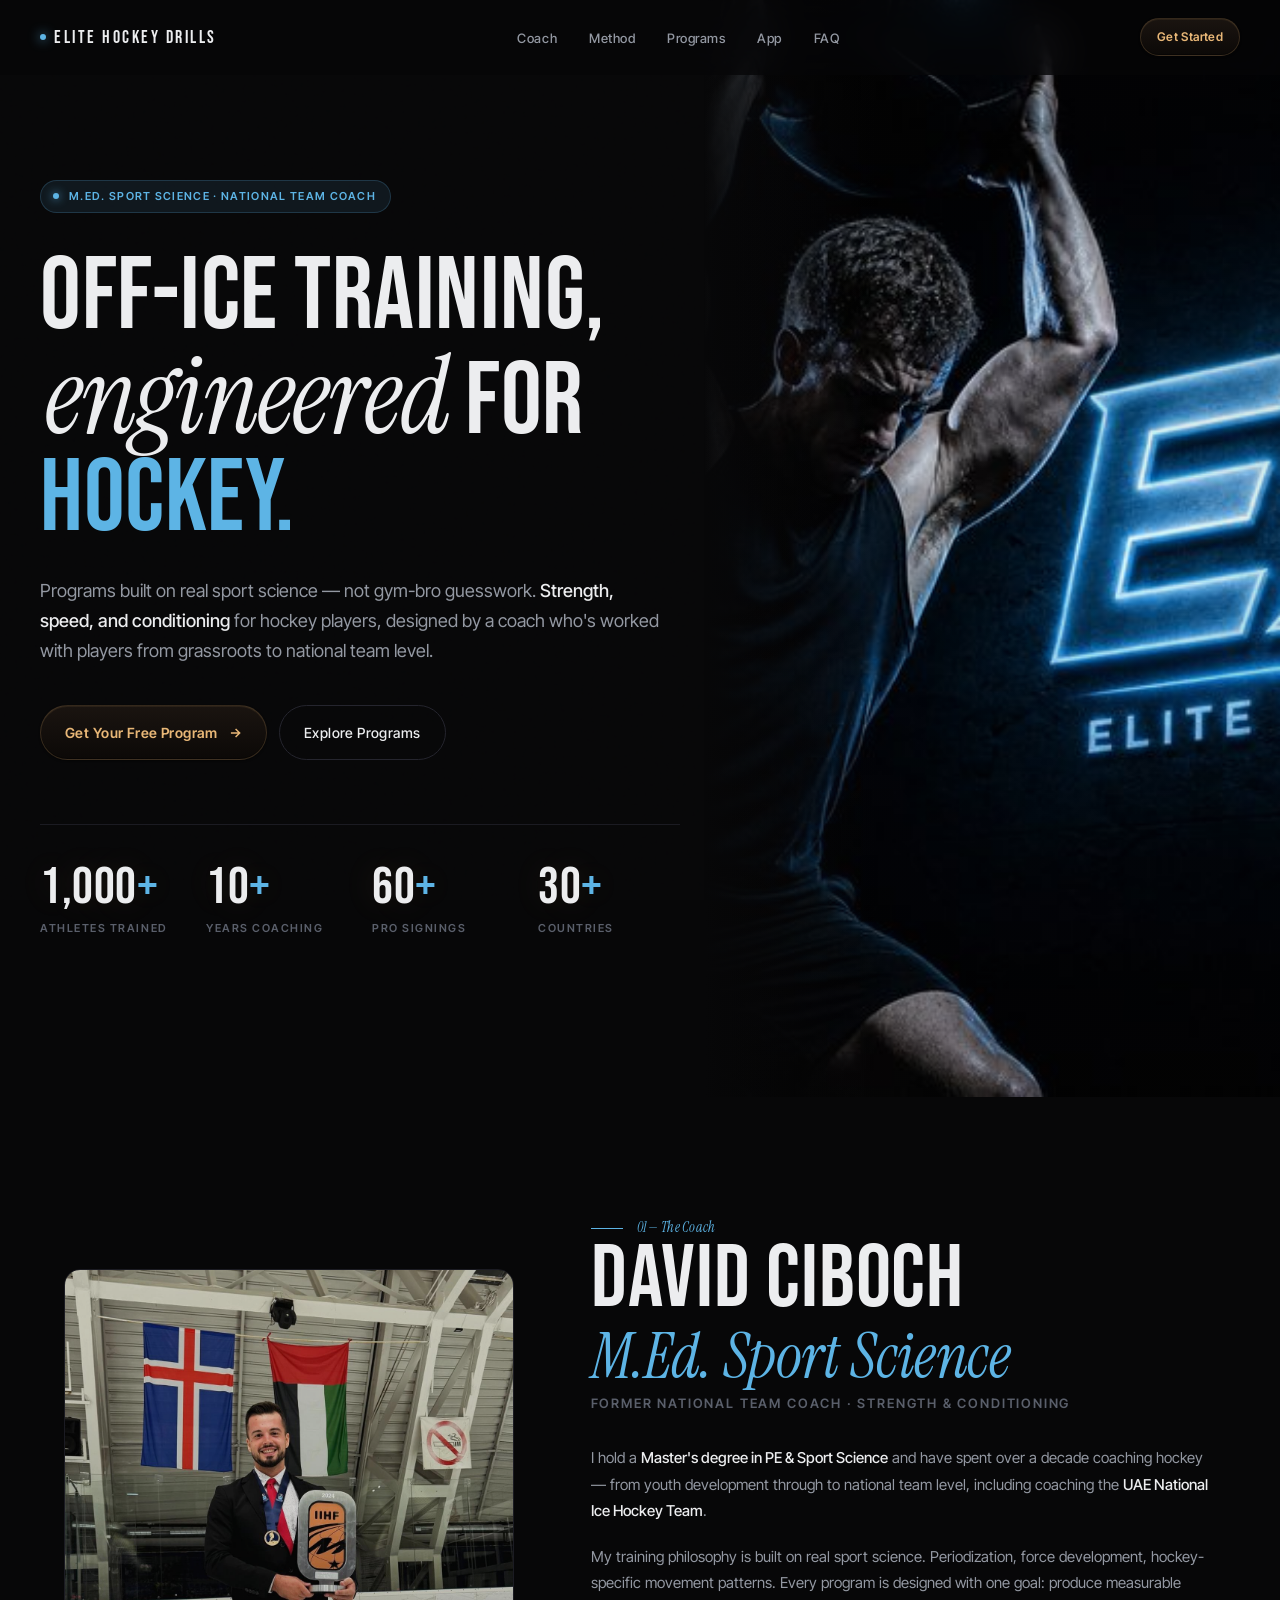
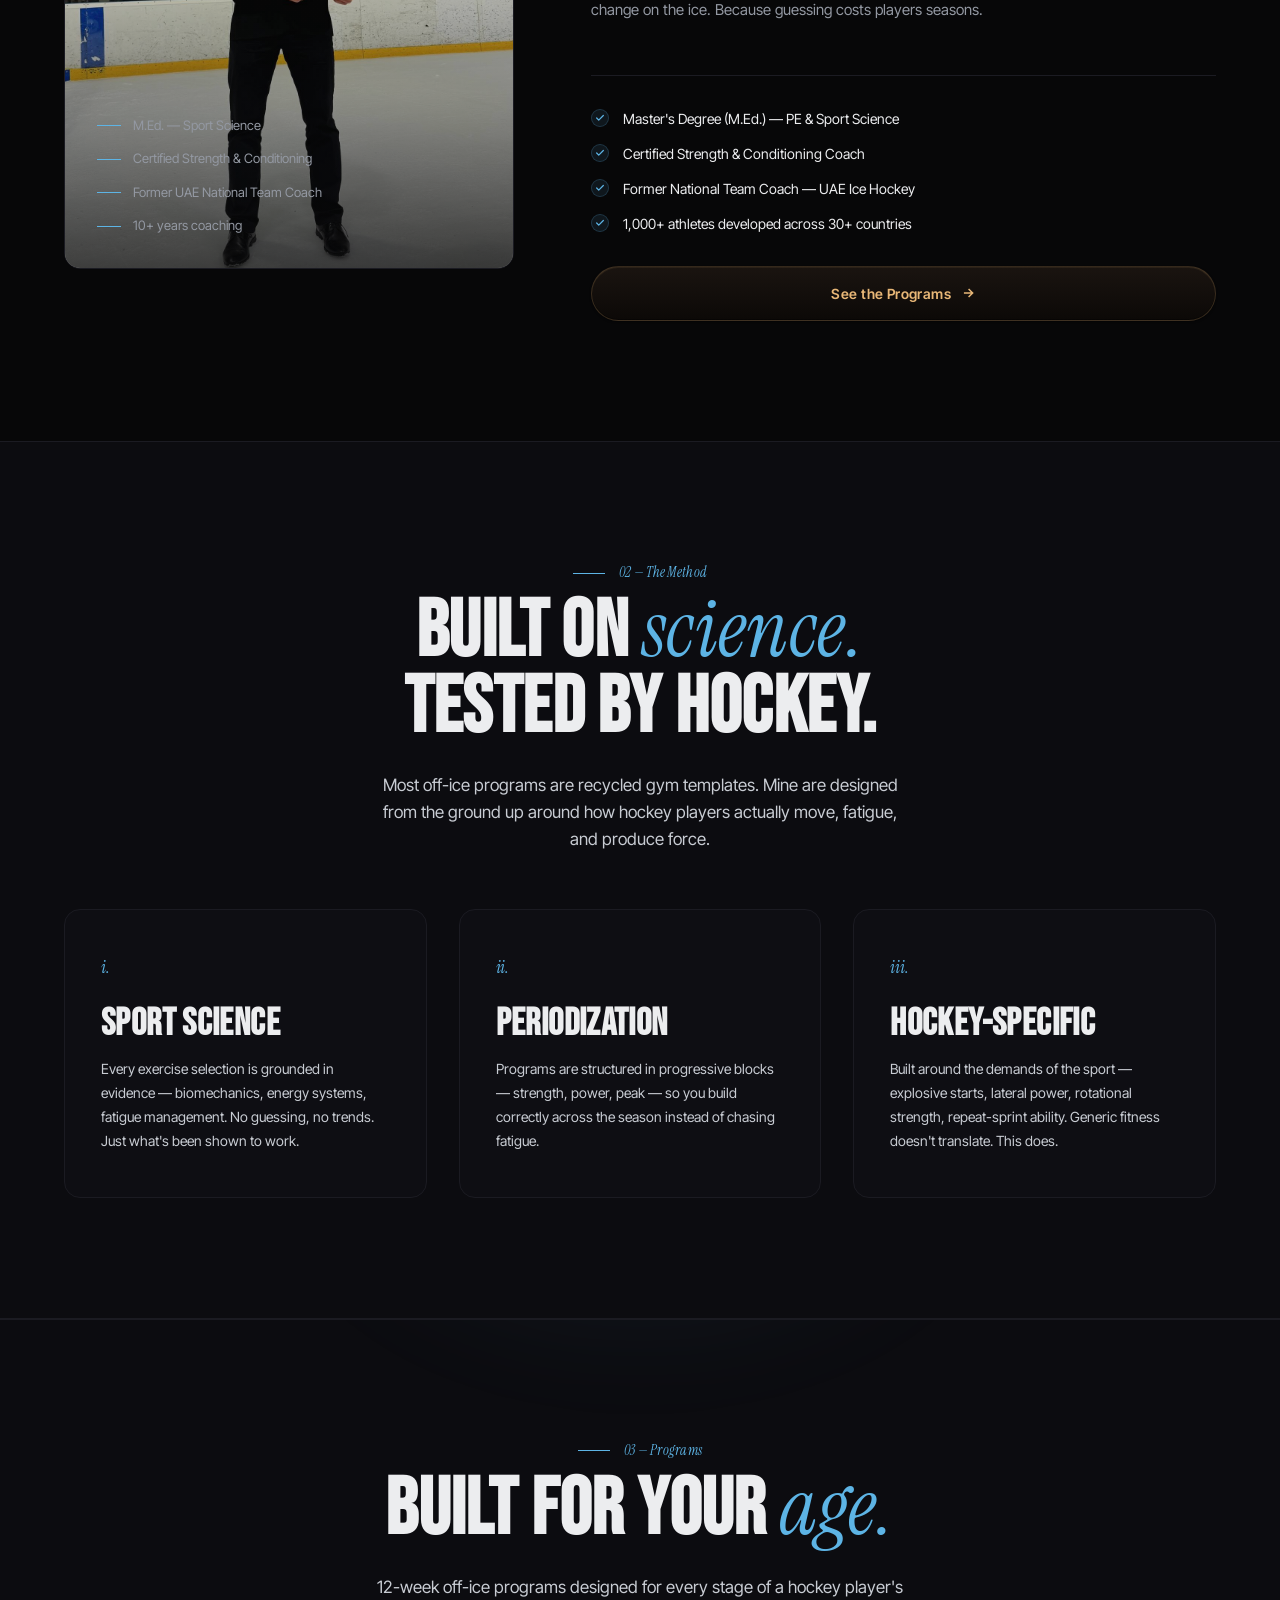
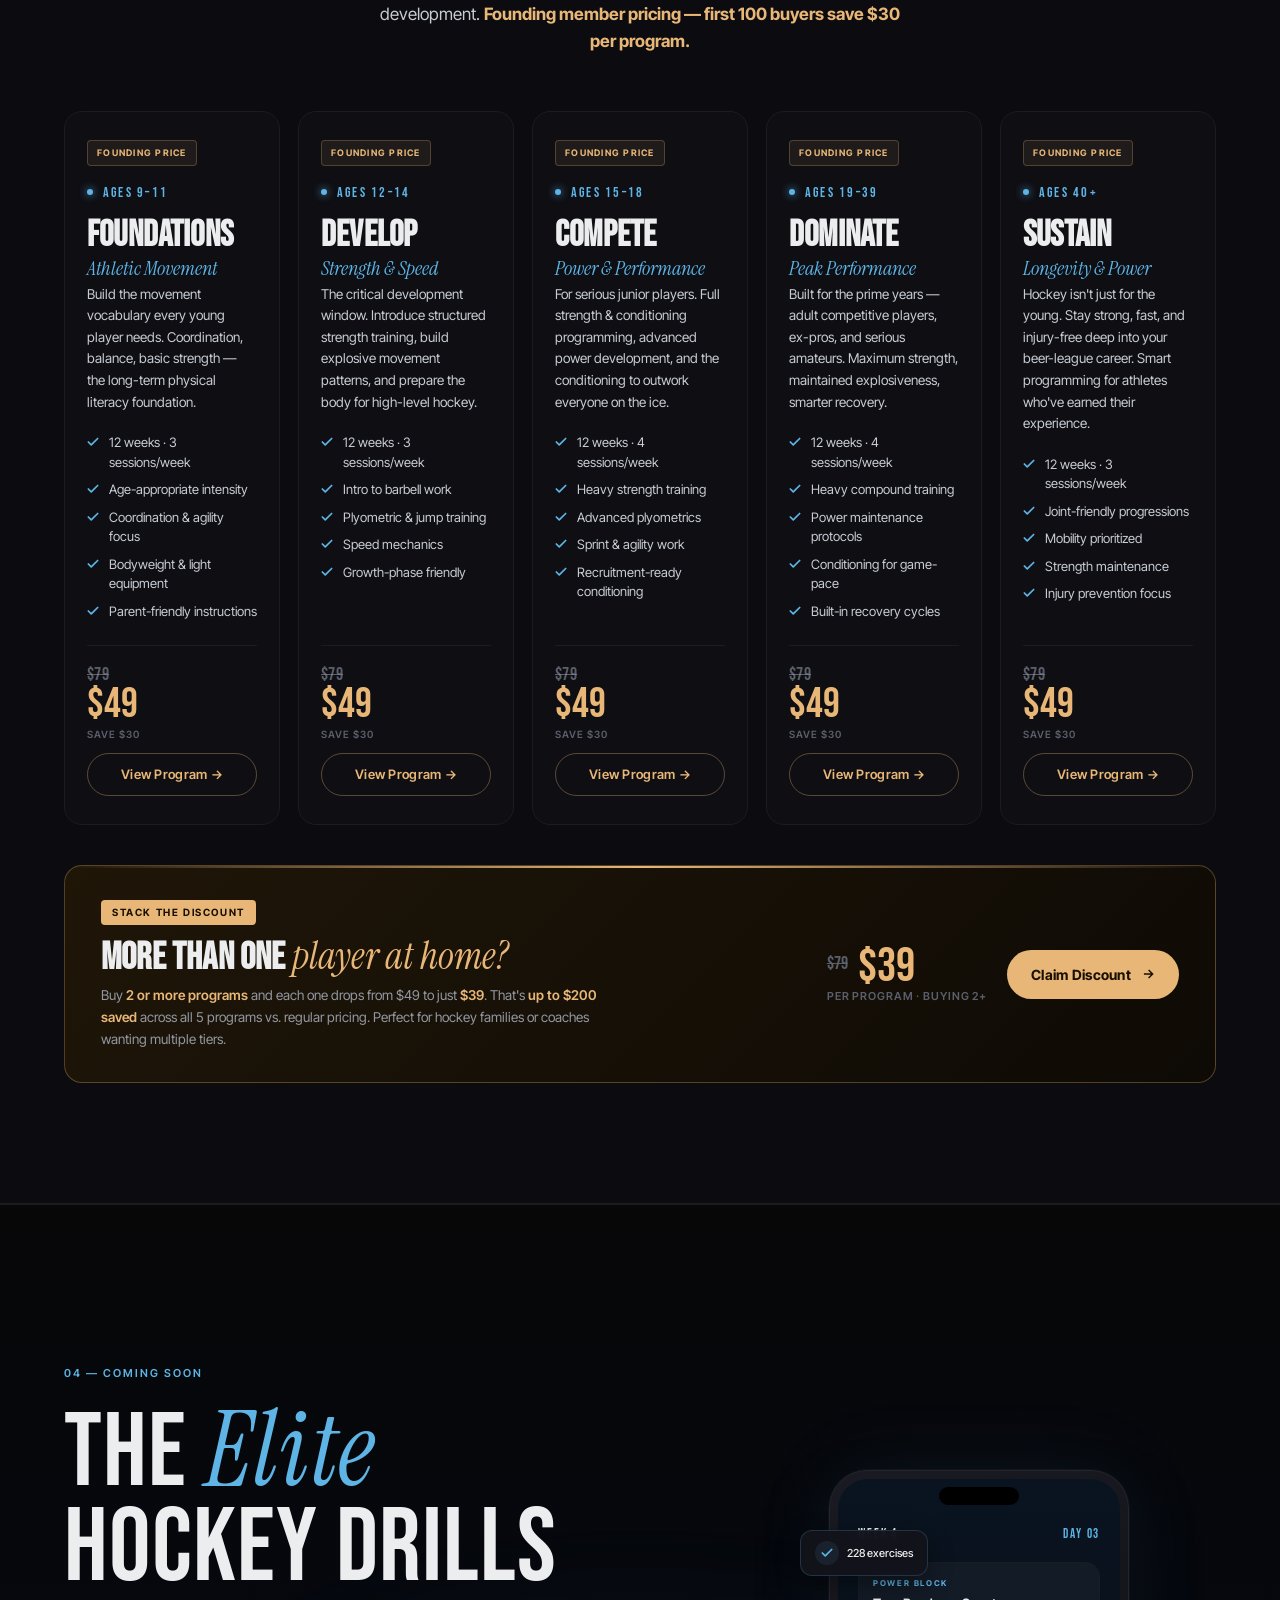
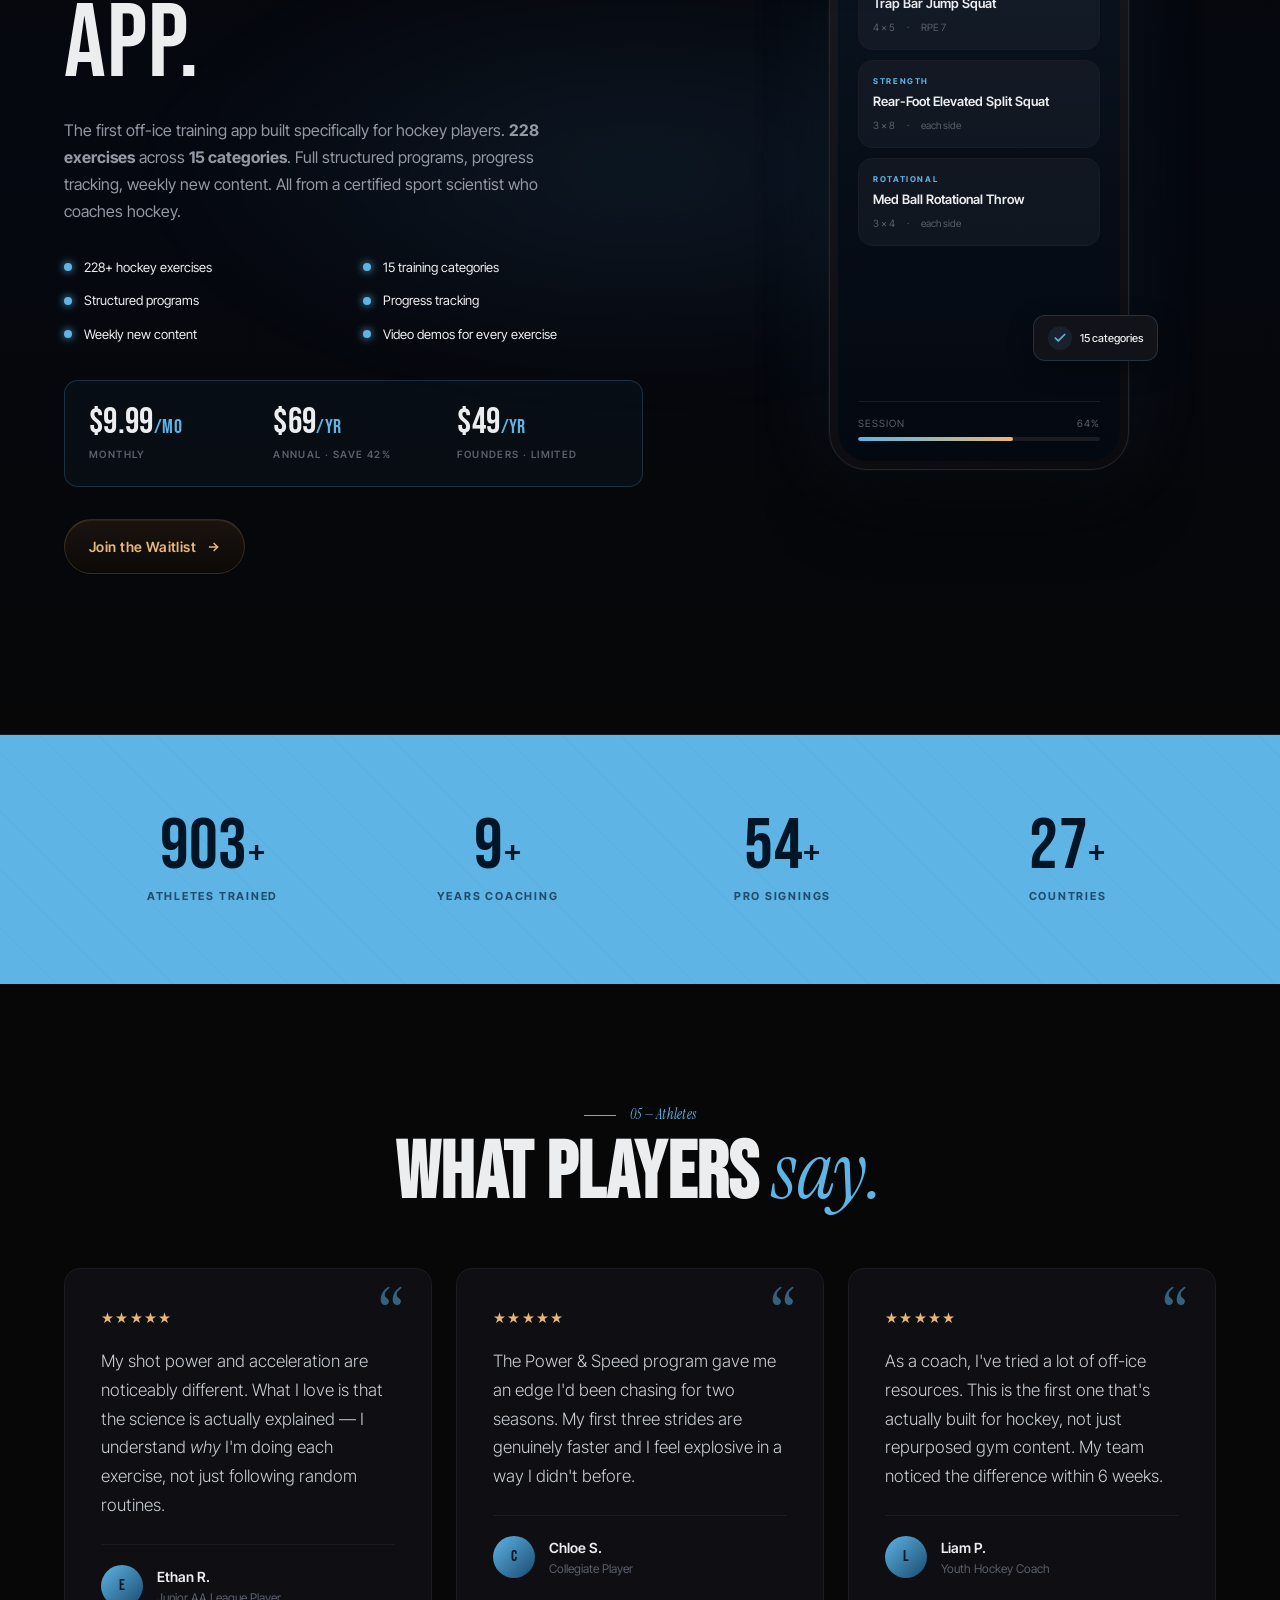
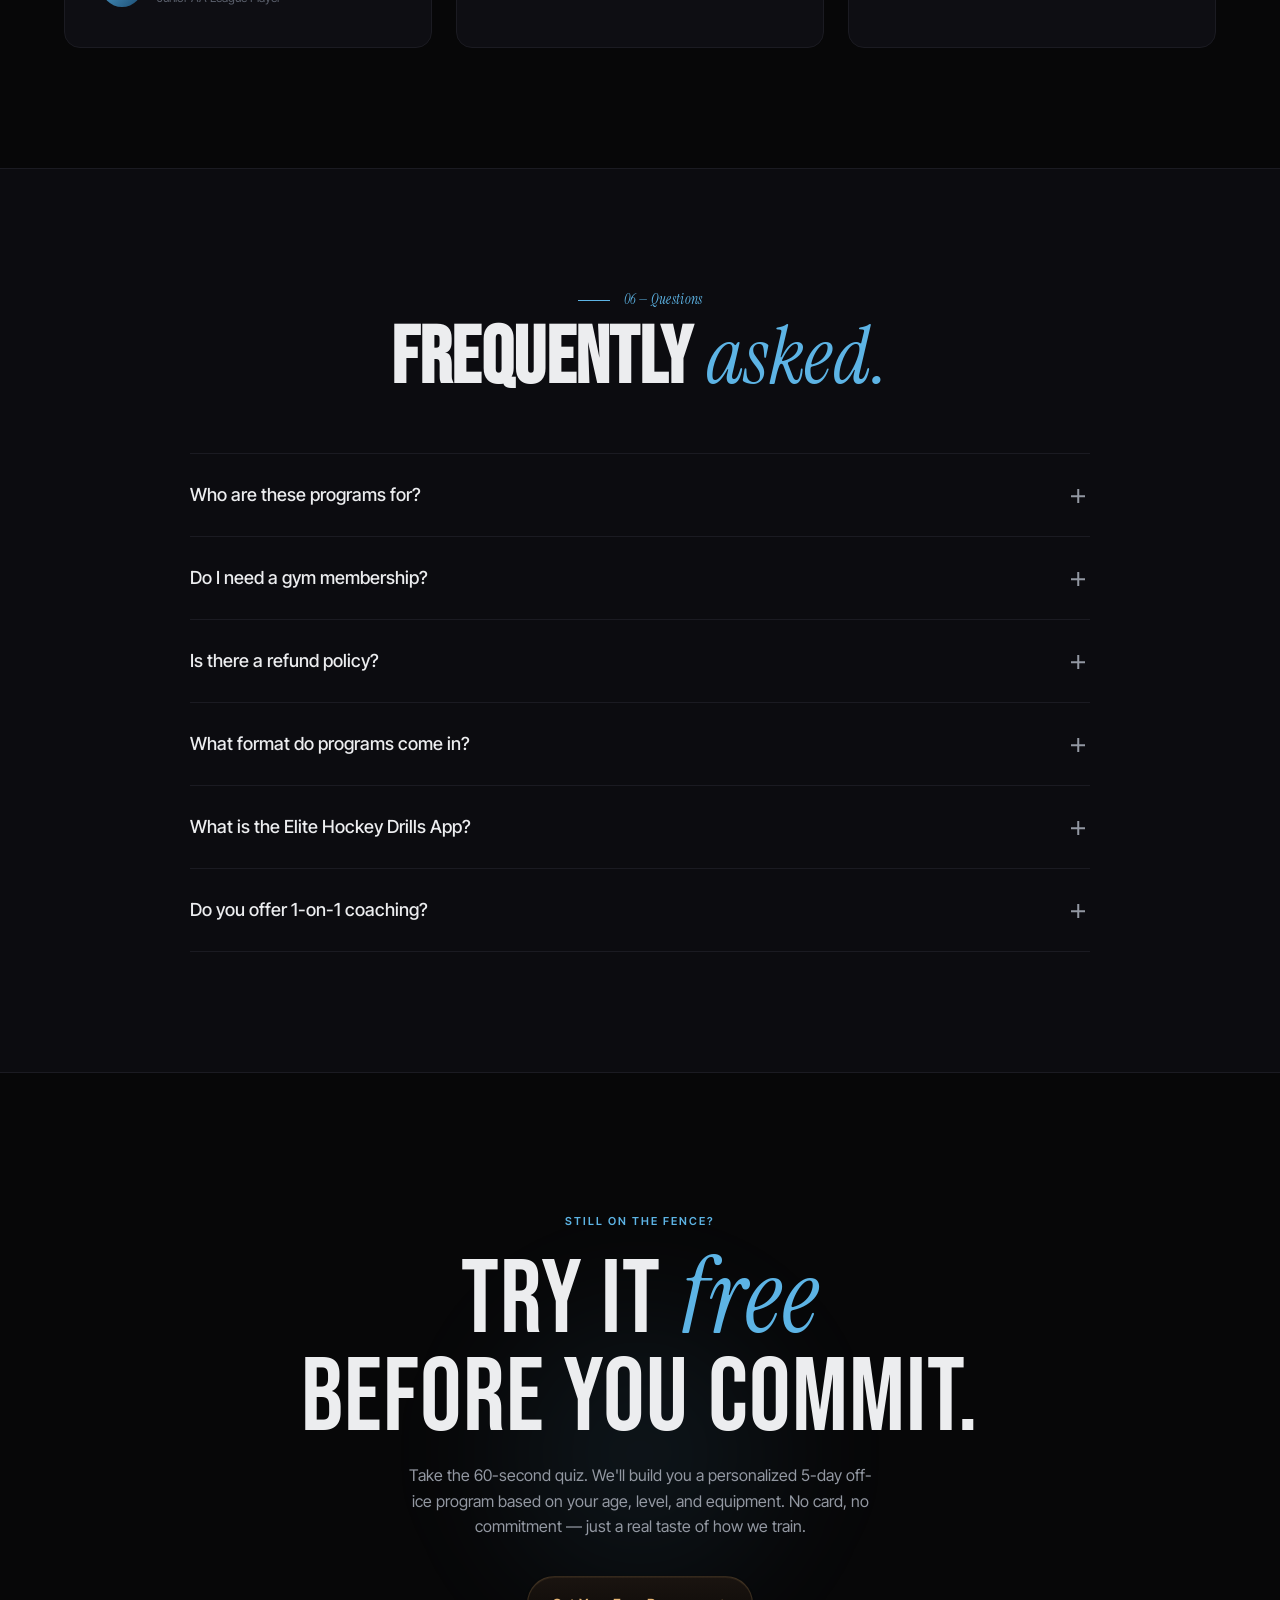
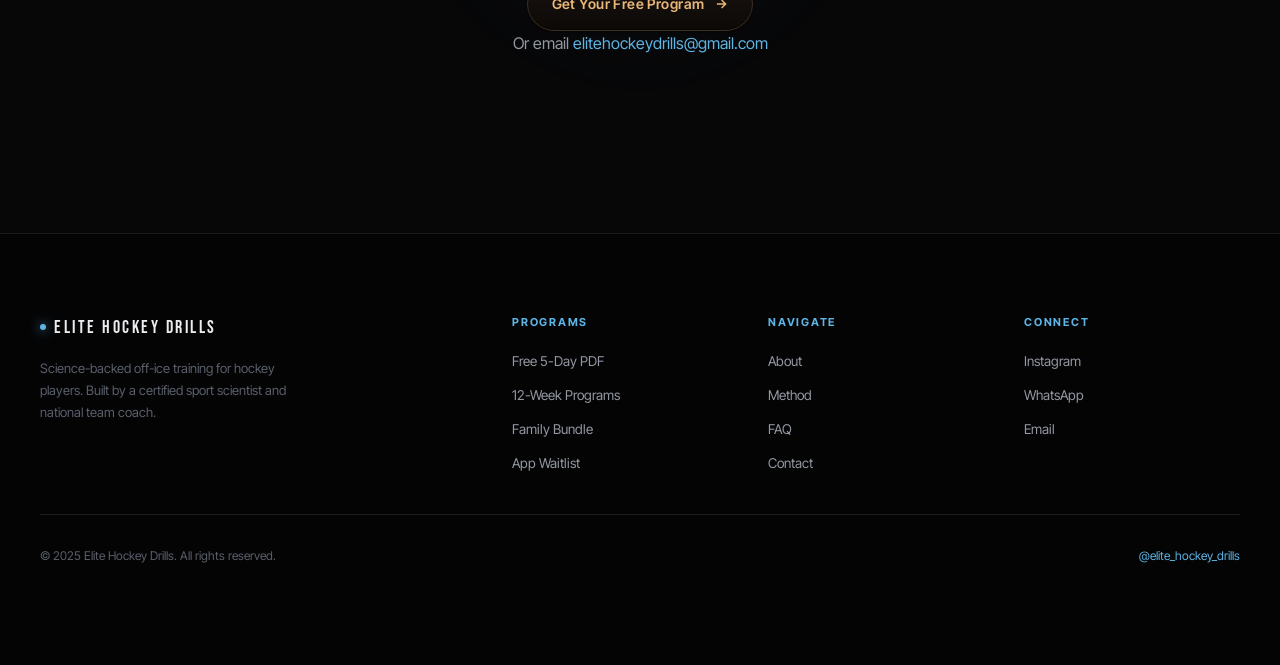
<file: index.html>
<!DOCTYPE html>
<html lang="en">
<head>
  <!-- Google tag (gtag.js) -->
  <script async src="https://www.googletagmanager.com/gtag/js?id=G-JH623WRMN8"></script>
  <script>
    window.dataLayer = window.dataLayer || [];
    function gtag(){dataLayer.push(arguments);}
    gtag('js', new Date());
    gtag('config', 'G-JH623WRMN8');
  </script>
<meta charset="UTF-8" />
<meta name="viewport" content="width=device-width, initial-scale=1.0, viewport-fit=cover" />
<meta name="theme-color" content="#070708" />
<title>Elite Hockey Drills — Off-Ice Training, Engineered for Hockey</title>
<meta name="description" content="Science-backed off-ice training programs for hockey players. Built by Coach David Ciboch, M.Ed. Sport Science · National Team Coach." />
<meta property="og:title" content="Elite Hockey Drills — Off-Ice Training, Engineered for Hockey" />
<meta property="og:description" content="Science-backed off-ice training. Built by a sport scientist who coaches at the national level." />
<meta property="og:url" content="https://elitehockeydrills.com" />

<link rel="preconnect" href="https://fonts.googleapis.com" />
<link rel="preconnect" href="https://fonts.gstatic.com" crossorigin />
<link href="https://fonts.googleapis.com/css2?family=Bebas+Neue&family=Instrument+Serif:ital@0;1&family=Inter+Tight:wght@300;400;500;600;700&display=swap" rel="stylesheet" />

<style>
:root{
  --bg:        #070708;
  --bg-2:      #0C0C10;
  --bg-3:      #131318;
  --line:      #1B1B22;
  --line-2:    #25252E;
  --ink:       #ECEDEF;
  --ink-2:     #9398A2;
  --ink-3:     #5A5F6B;
  --ice:       #5DB4E5;
  --ice-soft:  #5DB4E518;
  --ice-line:  #5DB4E535;
  --warm:      #E8B777;
  --card:      #0E0E13;
  --card-2:    #14141B;
  --green:     #4FB371;
}

*,*::before,*::after{box-sizing:border-box;margin:0;padding:0;}
html{scroll-behavior:smooth;-webkit-text-size-adjust:100%;}
body{
  font-family:'Inter Tight',-apple-system,BlinkMacSystemFont,system-ui,sans-serif;
  background:var(--bg);
  color:var(--ink);
  line-height:1.5;
  overflow-x:hidden;
  -webkit-font-smoothing:antialiased;
  -moz-osx-font-smoothing:grayscale;
}
img,svg{max-width:100%;display:block;}
a{color:inherit;text-decoration:none;}
button{font-family:inherit;cursor:pointer;border:none;background:none;color:inherit;}
input,select,textarea{font-family:inherit;}

body::after{
  content:'';
  position:fixed;inset:0;
  background-image:url("data:image/svg+xml,%3Csvg viewBox='0 0 200 200' xmlns='http://www.w3.org/2000/svg'%3E%3Cfilter id='n'%3E%3CfeTurbulence type='fractalNoise' baseFrequency='0.85' numOctaves='3' stitchTiles='stitch'/%3E%3C/filter%3E%3Crect width='100%25' height='100%25' filter='url(%23n)' opacity='0.45'/%3E%3C/svg%3E");
  pointer-events:none;z-index:1;mix-blend-mode:overlay;opacity:.35;
}

.display{font-family:'Bebas Neue',sans-serif;letter-spacing:.01em;line-height:.92;font-weight:400;}
.serif{font-family:'Instrument Serif',serif;font-style:italic;font-weight:400;letter-spacing:-.01em;}
.eyebrow{font-size:11px;font-weight:600;letter-spacing:.18em;text-transform:uppercase;color:var(--ink-3);}
.eyebrow.ice{color:var(--ice);}

.wrap{max-width:1240px;margin:0 auto;padding:0 24px;}
section{position:relative;z-index:2;}

/* NAV */
.nav{
  position:fixed;top:0;left:0;right:0;z-index:90;
  padding:16px 24px;
  display:flex;align-items:center;justify-content:space-between;
  background:rgba(7,7,8,.7);
  backdrop-filter:blur(18px) saturate(150%);
  -webkit-backdrop-filter:blur(18px) saturate(150%);
  border-bottom:1px solid transparent;
  transition:border-color .3s, background .3s;
}
.nav.scrolled{border-bottom-color:var(--line);}
.nav-logo{
  font-family:'Bebas Neue',sans-serif;
  font-size:18px;letter-spacing:.14em;
  display:flex;align-items:center;gap:8px;
}
.nav-logo .dot{
  width:6px;height:6px;background:var(--ice);border-radius:50%;
  box-shadow:0 0 12px var(--ice);
  animation:dotPulse 2.4s ease-in-out infinite;
}
@keyframes dotPulse{0%,100%{opacity:1;}50%{opacity:.45;}}
.nav-links{display:none;gap:32px;list-style:none;}
.nav-links a{font-size:13px;font-weight:500;color:var(--ink-2);letter-spacing:.04em;transition:color .2s;}
.nav-links a:hover{color:var(--ink);}
.nav-cta{
  font-size:12px;font-weight:600;
  padding:9px 16px;border-radius:100px;
  letter-spacing:.04em;
}
@media(min-width:900px){.nav-links{display:flex;}.nav{padding:18px 40px;}}

/* HERO */
.hero{
  min-height:100vh;min-height:100dvh;
  padding:120px 24px 80px;
  display:flex;flex-direction:column;justify-content:center;
  position:relative;overflow:hidden;
}
.hero-bg{
  position:absolute;inset:0;
  background:url('ehd_hero_medball.jpg') center 30% / cover no-repeat;
  opacity:.5;
  z-index:0;
}
.hero-bg::after{
  content:'';position:absolute;inset:0;
  background:
    radial-gradient(ellipse at center,rgba(7,7,8,.2) 0%,rgba(7,7,8,.75) 70%,rgba(7,7,8,.95) 100%),
    linear-gradient(180deg,rgba(7,7,8,.65) 0%,transparent 30%,rgba(7,7,8,.9) 100%);
}
.hero-glow{
  position:absolute;top:-20%;right:-30%;
  width:90vw;height:90vw;max-width:900px;max-height:900px;
  background:radial-gradient(closest-side,var(--ice-soft) 0%,transparent 70%);
  pointer-events:none;filter:blur(20px);z-index:0;
}
.hero-content{position:relative;z-index:2;max-width:900px;}
.hero-photo-desktop{display:none;}

@media(min-width:900px){
  .hero{
    padding:120px 40px 100px;
    align-items:center;text-align:left;
  }
  .hero-bg{display:none;}
  .hero-content{max-width:none;width:100%;text-align:left;}
  .hero-photo-desktop{
    display:block;
    position:absolute;
    top:0;right:0;bottom:0;
    width:45%;
    z-index:1;
    overflow:hidden;
  }
  .hero-photo-desktop img{
    width:100%;height:100%;
    object-fit:cover;
    object-position:center center;
  }
  .hero-photo-desktop::after{
    content:'';position:absolute;inset:0;
    background:linear-gradient(90deg,var(--bg) 0%,transparent 30%,transparent 100%);
    pointer-events:none;
  }
  .hero-photo-desktop::before{
    content:'';position:absolute;inset:0;
    background:radial-gradient(circle at 70% 50%,transparent 0%,rgba(7,7,8,.3) 100%);
    pointer-events:none;z-index:1;
  }
  .hero-grid-inner{
    max-width:1240px;margin:0 auto;
    display:grid;
    grid-template-columns:55% 1fr;
    gap:60px;
    align-items:center;
  }
  .hero-text{padding-right:20px;}
  .hero-sub{margin-left:0;margin-right:0;}
  .hero-ctas{justify-content:flex-start;}
  .hero-stats{margin-left:0;margin-right:0;max-width:600px;}
}
.hero-status{
  display:inline-flex;align-items:center;gap:10px;
  padding:7px 14px 7px 12px;
  border:1px solid var(--ice-line);background:var(--ice-soft);
  border-radius:100px;
  font-size:11px;font-weight:600;letter-spacing:.12em;text-transform:uppercase;
  color:var(--ice);margin-bottom:36px;
}
.hero-status::before{
  content:'';width:6px;height:6px;background:var(--ice);border-radius:50%;
  box-shadow:0 0 10px var(--ice);animation:dotPulse 2s infinite;
}
.hero-h1{
  font-size:clamp(68px,15vw,104px);
  margin-bottom:28px;
  letter-spacing:.005em;
  line-height:.9;
}
.hero-h1 .line{display:block;}
.hero-h1 .ice{color:var(--ice);}
.hero-h1 .accent{
  font-family:'Instrument Serif',serif;font-style:italic;font-weight:400;
  font-size:1.05em;letter-spacing:-.02em;color:var(--ink);
  margin-left:.05em;
}
@media(min-width:780px){
  .hero-h1{font-size:clamp(64px,8vw,104px);line-height:.95;}
}
.hero-sub{
  max-width:520px;
  font-size:clamp(15px,3.6vw,18px);
  color:var(--ink-2);line-height:1.65;
  margin-bottom:40px;font-weight:400;
}
.hero-sub strong{color:var(--ink);font-weight:500;}
@media(min-width:900px){.hero-sub{max-width:620px;font-size:18px;}}
.hero-ctas{display:flex;flex-direction:column;gap:12px;margin-bottom:64px;}
@media(min-width:520px){.hero-ctas{flex-direction:row;align-items:center;}}

.btn{
  display:inline-flex;align-items:center;justify-content:center;gap:10px;
  padding:16px 24px;
  font-size:14px;font-weight:600;letter-spacing:.02em;
  border-radius:100px;
  transition:all .25s cubic-bezier(.4,0,.2,1);
  white-space:nowrap;min-height:50px;
}
/* Base btn-primary - will be overridden by the LUXURY block at the bottom */
.btn-primary{background:#0A0A0E;color:#E8B777;}
.btn-ghost{border:1px solid var(--line-2);color:var(--ink);background:transparent;transition:all .35s cubic-bezier(.2,.7,.2,1);}
.btn-ghost:hover{border-color:var(--warm);color:var(--warm);transform:translateY(-2px);}
.btn-arrow{transition:transform .25s;}
.btn:hover .btn-arrow{transform:translateX(3px);}

.hero-stats{
  display:grid;grid-template-columns:repeat(2,1fr);
  gap:32px 24px;padding-top:40px;
  border-top:1px solid var(--line);max-width:600px;
}
.hero-stat-num{
  font-family:'Bebas Neue',sans-serif;
  font-size:clamp(36px,8vw,52px);
  line-height:.9;color:var(--ink);letter-spacing:.01em;
}
.hero-stat-num .plus{color:var(--ice);}
.hero-stat-label{
  font-size:11px;font-weight:600;letter-spacing:.14em;
  text-transform:uppercase;color:var(--ink-3);margin-top:8px;
}
@media(min-width:720px){
  .hero-stats{grid-template-columns:repeat(4,1fr);max-width:none;}
  .hero{padding:140px 40px 140px;}
}
@media(min-width:1024px){.hero{padding:180px 40px 160px;}}
@media(min-width:1400px){.hero{padding:200px 80px 180px;}.wrap{padding:0 48px;}}

/* SECTION HEADER */
.sec-head{display:flex;flex-direction:column;gap:8px;margin-bottom:48px;}
@media(min-width:900px){
  .sec-head{align-items:center;text-align:center;}
  .sec-sub{margin-left:auto;margin-right:auto;}
}
.sec-num{font-family:'Instrument Serif',serif;font-style:italic;font-size:14px;color:var(--ice);letter-spacing:.02em;}
.sec-num::before{content:'';display:inline-block;width:32px;height:1px;background:var(--ice);vertical-align:middle;margin-right:14px;}
.sec-title{font-family:'Bebas Neue',sans-serif;font-size:clamp(40px,9vw,80px);line-height:.95;letter-spacing:.005em;}
.sec-title em{font-family:'Instrument Serif',serif;font-style:italic;font-weight:400;color:var(--ice);}
.sec-sub{color:var(--ink-2);font-size:clamp(15px,3vw,17px);line-height:1.6;max-width:540px;margin-top:18px;}

/* ABOUT */
.about{padding:88px 24px;background:var(--bg);}
.about-grid{display:grid;gap:48px;}
.about-visual{
  position:relative;aspect-ratio:4/5;
  background:#070708;
  border:1px solid var(--line);border-radius:16px;overflow:hidden;
}
.about-visual img{
  width:100%;height:100%;
  object-fit:cover;
  opacity:.85;
  transition:opacity .4s;
}
.about-visual:hover img{opacity:1;}
.about-visual::after{
  content:'';position:absolute;inset:0;
  background:linear-gradient(180deg,transparent 50%,rgba(7,7,8,.7) 100%);
  pointer-events:none;
}
.about-visual-content{
  position:absolute;bottom:0;left:0;right:0;
  z-index:2;padding:32px;
}
.about-credentials-stack{display:flex;flex-direction:column;gap:14px;position:relative;z-index:3;}
.about-cred-mini{display:flex;align-items:center;gap:12px;font-size:13px;color:var(--ink-2);}
.about-cred-mini::before{content:'';width:24px;height:1px;background:var(--ice);}

.about-content{display:flex;flex-direction:column;justify-content:center;}
.about-name{font-family:'Bebas Neue',sans-serif;font-size:clamp(48px,11vw,88px);line-height:.95;margin-bottom:8px;}
.about-name em{font-family:'Instrument Serif',serif;font-style:italic;font-weight:400;color:var(--ice);font-size:.7em;display:block;margin-top:6px;}
.about-role{font-size:13px;font-weight:600;color:var(--ink-3);letter-spacing:.14em;text-transform:uppercase;margin-bottom:32px;}
.about-bio{color:var(--ink-2);font-size:15px;line-height:1.75;margin-bottom:20px;}
.about-bio strong{color:var(--ink);font-weight:500;}
.about-creds{
  list-style:none;display:flex;flex-direction:column;gap:14px;
  margin:32px 0;padding-top:32px;border-top:1px solid var(--line);
}
.about-creds li{display:flex;align-items:flex-start;gap:14px;font-size:14px;color:var(--ink);}
.about-creds li::before{
  content:'';width:18px;height:18px;flex-shrink:0;
  background:var(--ice-soft);border:1px solid var(--ice-line);
  border-radius:50%;margin-top:1px;
  background-image:url("data:image/svg+xml,%3Csvg xmlns='http://www.w3.org/2000/svg' width='10' height='10' viewBox='0 0 24 24' fill='none' stroke='%235DB4E5' stroke-width='3' stroke-linecap='round' stroke-linejoin='round'%3E%3Cpolyline points='20 6 9 17 4 12'/%3E%3C/svg%3E");
  background-position:center;background-repeat:no-repeat;
}
@media(min-width:900px){
  .about{padding:120px 40px;}
  .about-grid{grid-template-columns:5fr 7fr;gap:80px;align-items:center;}
  .about-visual{aspect-ratio:3/4;min-height:600px;}
}

/* METHOD */
.method{padding:88px 24px;background:var(--bg-2);border-top:1px solid var(--line);border-bottom:1px solid var(--line);}
.method-grid{display:grid;gap:24px;margin-top:56px;}
.method-card{
  padding:36px 28px;background:var(--card);
  border:1px solid var(--line);border-radius:16px;
  position:relative;transition:border-color .3s, transform .3s;
}
.method-card:hover{border-color:var(--ice-line);transform:translateY(-4px);}
.method-card-num{font-family:'Instrument Serif',serif;font-style:italic;color:var(--ice);font-size:18px;margin-bottom:24px;}
.method-card h3{font-family:'Bebas Neue',sans-serif;font-size:32px;line-height:1;margin-bottom:14px;letter-spacing:.01em;}
.method-card p{color:var(--ink-2);font-size:14px;line-height:1.7;}
@media(min-width:720px){.method{padding:120px 40px;}.method-grid{grid-template-columns:repeat(3,1fr);gap:32px;}}
@media(min-width:1200px){.method-card{padding:44px 36px;}.method-card h3{font-size:38px;}}

/* PROGRAMS */
.programs{padding:88px 24px;background:var(--bg);}
.programs-stack{display:flex;flex-direction:column;gap:20px;margin-top:56px;}
.prog-card{
  background:var(--card);border:1px solid var(--line);
  border-radius:20px;padding:36px 28px;position:relative;
  transition:transform .3s, border-color .3s, box-shadow .3s;
  overflow:hidden;display:flex;flex-direction:column;
}
.prog-card::before{
  content:'';position:absolute;top:0;left:0;right:0;height:1px;
  background:var(--line-2);transition:background .3s;
}
.prog-card:hover{transform:translateY(-3px);border-color:var(--line-2);}
.prog-card:hover::before{background:var(--ice);}
.prog-card.featured{
  background:linear-gradient(160deg,#0E1A24 0%,#0A0E13 100%);
  border-color:var(--ice-line);
}
.prog-card.featured::before{background:var(--ice);}
.prog-card.free{
  background:linear-gradient(160deg,#1A1208 0%,#0E0A05 100%);
  border-color:rgba(232,183,119,.25);
}
.prog-card.free::before{background:var(--warm);}

.prog-tag{
  display:inline-flex;align-items:center;gap:6px;
  font-size:10px;font-weight:700;letter-spacing:.16em;text-transform:uppercase;
  padding:6px 11px;border-radius:4px;margin-bottom:24px;width:fit-content;
}
.prog-tag.warm{background:var(--warm);color:#1A0F00;}
.prog-tag.ice{background:var(--ice);color:#001626;}
.prog-tag.neutral{background:var(--line-2);color:var(--ink);}

.prog-name{font-family:'Bebas Neue',sans-serif;font-size:clamp(28px,6vw,36px);line-height:1;letter-spacing:.005em;margin-bottom:10px;}
.prog-tagline{color:var(--ink-2);font-size:14px;line-height:1.6;margin-bottom:28px;}
.prog-features{list-style:none;display:flex;flex-direction:column;gap:10px;margin-bottom:32px;flex-grow:1;}
.prog-features li{display:flex;align-items:flex-start;gap:11px;font-size:13.5px;line-height:1.55;color:var(--ink);}
.prog-features li::before{
  content:'';width:14px;height:14px;flex-shrink:0;margin-top:3px;
  background-image:url("data:image/svg+xml,%3Csvg xmlns='http://www.w3.org/2000/svg' width='14' height='14' viewBox='0 0 24 24' fill='none' stroke='%235DB4E5' stroke-width='3' stroke-linecap='round' stroke-linejoin='round'%3E%3Cpolyline points='20 6 9 17 4 12'/%3E%3C/svg%3E");
  background-position:center;background-repeat:no-repeat;
}
.prog-card.free .prog-features li::before{
  background-image:url("data:image/svg+xml,%3Csvg xmlns='http://www.w3.org/2000/svg' width='14' height='14' viewBox='0 0 24 24' fill='none' stroke='%23E8B777' stroke-width='3' stroke-linecap='round' stroke-linejoin='round'%3E%3Cpolyline points='20 6 9 17 4 12'/%3E%3C/svg%3E");
}

.prog-price-row{display:flex;align-items:baseline;gap:10px;margin-bottom:6px;}
.prog-price{font-family:'Bebas Neue',sans-serif;font-size:48px;line-height:.9;letter-spacing:.005em;}
.prog-price.free-color{color:var(--warm);}
.prog-price.featured-color{color:var(--ice);}
.prog-price-meta{color:var(--ink-3);font-size:13px;}
.prog-price-note{font-size:12px;color:var(--ink-3);margin-bottom:24px;}
.prog-card .btn{width:100%;}

.prog-img{
  width:calc(100% + 56px);
  margin:-36px -28px 24px;
  height:160px;
  overflow:hidden;
  border-radius:20px 20px 0 0;
  position:relative;
}
.prog-img::after{
  content:'';position:absolute;inset:0;
  background:linear-gradient(180deg,transparent 40%,rgba(14,14,19,.9) 100%);
  pointer-events:none;
}
.prog-img img{
  width:100%;height:100%;
  object-fit:cover;
  object-position:center 30%;
  transition:transform .4s;
}
.prog-card:hover .prog-img img{transform:scale(1.04);}
@media(min-width:780px){
  .prog-img{height:180px;}
}
@media(min-width:1200px){
  .prog-img{
    width:calc(100% + 72px);
    margin:-44px -36px 28px;
    height:180px;
  }
}

@media(min-width:780px){
  .programs{padding:120px 40px;}
  .programs-stack{flex-direction:row;gap:24px;}
  .prog-card{flex:1 1 0;min-width:0;}
}
@media(min-width:1200px){
  .programs-stack{gap:32px;}
  .prog-card{padding:44px 36px;}
}

/* AGE-SPECIFIC PROGRAMS */
.tiers{
  padding:88px 24px;
  background:var(--bg-2);
  border-top:1px solid var(--line);
  border-bottom:1px solid var(--line);
  position:relative;
  overflow:hidden;
}
.tiers::before{
  content:'';
  position:absolute;
  top:-30%;left:50%;transform:translateX(-50%);
  width:80vw;height:600px;
  background:radial-gradient(closest-side,var(--ice-soft) 0%,transparent 70%);
  filter:blur(40px);
  pointer-events:none;
}
.tiers-inner{position:relative;z-index:2;}
.tier-grid{
  display:grid;
  grid-template-columns:1fr;
  gap:16px;
  margin-top:56px;
}
.tier-card{
  background:var(--card);
  border:1px solid var(--line);
  border-radius:18px;
  padding:28px 24px;
  display:flex;
  flex-direction:column;
  position:relative;
  transition:transform .3s, border-color .3s, box-shadow .3s;
  overflow:hidden;
}
.tier-card:hover{
  transform:translateY(-4px);
  border-color:var(--ice-line);
  box-shadow:0 20px 40px -16px rgba(0,0,0,.5),0 0 60px var(--ice-soft);
}

/* Founding badge - top right corner */
.tier-badge{
  position:absolute;
  top:18px;right:18px;
  background:rgba(232,183,119,.08);
  color:#E8B777;
  font-size:9px;
  font-weight:700;
  letter-spacing:.14em;
  text-transform:uppercase;
  padding:5px 9px;
  border-radius:4px;
  border:1px solid rgba(232,183,119,.25);
  z-index:3;
}
.tier-card::before{
  content:'';position:absolute;
  top:0;left:0;right:0;height:2px;
  background:var(--line-2);
  transition:background .3s;
}
.tier-card:hover::before{background:var(--ice);}

.tier-age{
  font-family:'Bebas Neue',sans-serif;
  font-size:14px;
  letter-spacing:.16em;
  color:var(--ice);
  margin-bottom:16px;
  display:flex;align-items:center;gap:10px;
}
.tier-age::before{
  content:'';width:6px;height:6px;
  background:var(--ice);border-radius:50%;
  box-shadow:0 0 8px var(--ice);
}
.tier-headline{
  font-family:'Bebas Neue',sans-serif;
  font-size:clamp(36px,8vw,52px);
  line-height:.95;
  letter-spacing:.005em;
  margin-bottom:6px;
  color:var(--ink);
}
.tier-headline em{
  font-family:'Instrument Serif',serif;
  font-style:italic;
  color:var(--ice);
  font-weight:400;
  display:block;
  font-size:.55em;
  letter-spacing:0;
  margin-top:6px;
}
.tier-desc{
  color:var(--ink-2);
  font-size:13.5px;
  line-height:1.6;
  margin-bottom:20px;
}
.tier-features{
  list-style:none;
  display:flex;flex-direction:column;gap:8px;
  margin-bottom:24px;
  flex-grow:1;
}
.tier-features li{
  display:flex;align-items:flex-start;gap:10px;
  font-size:13px;line-height:1.5;
  color:var(--ink);
}
.tier-features li::before{
  content:'';width:12px;height:12px;flex-shrink:0;margin-top:3px;
  background-image:url("data:image/svg+xml,%3Csvg xmlns='http://www.w3.org/2000/svg' width='14' height='14' viewBox='0 0 24 24' fill='none' stroke='%235DB4E5' stroke-width='3' stroke-linecap='round' stroke-linejoin='round'%3E%3Cpolyline points='20 6 9 17 4 12'/%3E%3C/svg%3E");
  background-position:center;background-repeat:no-repeat;
}
.tier-bottom{
  padding-top:20px;
  border-top:1px solid var(--line);
  display:flex;
  align-items:center;
  justify-content:space-between;
  gap:12px;
}
.tier-price-wrap{
  display:flex;
  flex-direction:column;
  gap:2px;
}
.tier-price-old{
  font-family:'Bebas Neue',sans-serif;
  font-size:18px;
  color:var(--ink-3);
  text-decoration:line-through;
  text-decoration-color:rgba(146,150,162,.6);
  letter-spacing:.02em;
  line-height:1;
}
.tier-price{
  font-family:'Bebas Neue',sans-serif;
  font-size:42px;line-height:.9;
  color:var(--warm);
  letter-spacing:.005em;
}
.tier-price small{
  font-family:'DM Sans','Inter Tight',sans-serif;
  font-size:10px;font-weight:600;
  color:var(--ink-3);
  letter-spacing:.1em;
  display:block;
  margin-top:6px;
  text-transform:uppercase;
}
.tier-btn{
  padding:11px 18px;
  border-radius:100px;
  font-size:13px;font-weight:600;
  letter-spacing:.02em;
  display:inline-flex;align-items:center;gap:8px;
  white-space:nowrap;
}

@media(min-width:680px){
  .tier-grid{grid-template-columns:repeat(2,1fr);gap:18px;}
}
@media(min-width:1024px){
  .tiers{padding:120px 40px;}
  .tier-grid{grid-template-columns:repeat(3,1fr);gap:20px;}
  .tier-card{padding:32px 28px;}
}
@media(min-width:1280px){
  .tier-grid{grid-template-columns:repeat(5,1fr);gap:18px;}
  .tier-card{padding:28px 22px;}
  .tier-headline{font-size:36px;}
  .tier-bottom{flex-direction:column;align-items:stretch;gap:14px;}
  .tier-btn{justify-content:center;}
  /* Move badge inline above age on desktop so it doesn't overlap */
  .tier-badge{
    position:static;
    align-self:flex-start;
    margin-bottom:16px;
  }
}

/* BUNDLE BAR */
.bundle-bar{
  margin-top:40px;
  background:linear-gradient(135deg,#1F1608 0%,#0E0A05 100%);
  border:1px solid rgba(232,183,119,.3);
  border-radius:18px;
  padding:28px 24px;
  display:flex;
  flex-direction:column;
  gap:20px;
  align-items:flex-start;
  position:relative;
  overflow:hidden;
}
.bundle-bar::before{
  content:'';
  position:absolute;
  top:0;left:0;right:0;height:2px;
  background:linear-gradient(90deg,transparent,var(--warm),transparent);
}
.bundle-text .badge{
  display:inline-block;
  background:var(--warm);color:#1A0F00;
  font-size:10px;font-weight:700;
  letter-spacing:.16em;text-transform:uppercase;
  padding:5px 11px;
  border-radius:4px;
  margin-bottom:12px;
}
.bundle-text h3{
  font-family:'Bebas Neue',sans-serif;
  font-size:clamp(28px,5vw,38px);
  line-height:1;
  letter-spacing:.005em;
  margin-bottom:8px;
}
.bundle-text h3 em{
  font-family:'Instrument Serif',serif;
  font-style:italic;
  color:var(--warm);
  font-weight:400;
}
.bundle-text p{
  color:var(--ink-2);
  font-size:13.5px;
  line-height:1.6;
  max-width:520px;
}
.bundle-text p strong{color:var(--warm);font-weight:600;}
.bundle-action{
  display:flex;
  align-items:center;
  gap:20px;
  flex-wrap:wrap;
}
.bundle-price{
  font-family:'Bebas Neue',sans-serif;
  font-size:48px;
  line-height:.9;
  color:var(--warm);
}
.bundle-price-old{
  font-size:18px;
  color:var(--ink-3);
  text-decoration:line-through;
  margin-right:10px;
  vertical-align:middle;
  font-weight:400;
}
.bundle-btn{
  background:var(--warm);
  color:#1A0F00;
  padding:14px 24px;
  border-radius:100px;
  font-size:14px;font-weight:700;
  letter-spacing:.02em;
  display:inline-flex;align-items:center;gap:10px;
  transition:all .2s;
}
.bundle-btn:hover{
  transform:translateY(-2px);
  box-shadow:0 12px 32px -8px rgba(232,183,119,.4);
}

@media(min-width:780px){
  .bundle-bar{
    flex-direction:row;
    align-items:center;
    justify-content:space-between;
    padding:32px 36px;
  }
  .bundle-text{flex:1;}
}

/* APP */
.app-section{
  padding:88px 24px;
  background:linear-gradient(180deg,var(--bg) 0%, #050810 50%, var(--bg) 100%);
  position:relative;overflow:hidden;
  border-top:1px solid var(--line);border-bottom:1px solid var(--line);
}
.app-bg-glow{
  position:absolute;top:50%;left:50%;
  width:120vw;max-width:1400px;height:600px;
  transform:translate(-50%,-50%);
  background:radial-gradient(closest-side,var(--ice-soft) 0%,transparent 70%);
  filter:blur(40px);pointer-events:none;
}
.app-grid{position:relative;z-index:2;display:grid;gap:56px;align-items:center;}
.app-content .eyebrow{margin-bottom:20px;}
.app-content h2{font-family:'Bebas Neue',sans-serif;font-size:clamp(48px,11vw,96px);line-height:.92;margin-bottom:24px;}
.app-content h2 em{font-family:'Instrument Serif',serif;font-style:italic;color:var(--ice);font-weight:400;}
.app-content > p{color:var(--ink-2);font-size:16px;line-height:1.7;margin-bottom:32px;max-width:520px;}
.app-features{
  list-style:none;display:grid;
  grid-template-columns:repeat(2,1fr);gap:14px 20px;margin-bottom:36px;
}
.app-features li{font-size:13px;color:var(--ink);padding-left:20px;position:relative;}
.app-features li::before{
  content:'';position:absolute;left:0;top:50%;transform:translateY(-50%);
  width:8px;height:8px;background:var(--ice);border-radius:50%;
  box-shadow:0 0 8px var(--ice);
}
.app-pricing-row{
  display:flex;flex-wrap:wrap;gap:24px;
  padding:24px;border:1px solid var(--ice-line);
  background:rgba(93,180,229,.04);border-radius:14px;margin-bottom:32px;
}
.app-price-block{flex:1;min-width:120px;}
.app-price-block .num{font-family:'Bebas Neue',sans-serif;font-size:36px;line-height:1;}
.app-price-block .num span{color:var(--ice);font-size:.55em;}
.app-price-block .lbl{font-size:10px;letter-spacing:.14em;text-transform:uppercase;color:var(--ink-3);margin-top:6px;font-weight:600;}

.app-visual{display:flex;justify-content:center;align-items:center;position:relative;min-height:520px;}
.phone-mock{
  width:260px;height:520px;
  background:linear-gradient(160deg,#1A1A22 0%,#0A0A0F 100%);
  border-radius:38px;border:1px solid var(--line-2);padding:8px;
  box-shadow:
    0 40px 80px -20px rgba(0,0,0,.6),
    0 0 0 1px rgba(255,255,255,.03),
    0 0 80px var(--ice-soft);
  position:relative;
}
.phone-screen{
  width:100%;height:100%;
  background:linear-gradient(180deg,#0A1420 0%,#040810 100%);
  border-radius:30px;overflow:hidden;position:relative;
  padding:32px 20px 20px;display:flex;flex-direction:column;
}
.phone-notch{
  position:absolute;top:8px;left:50%;transform:translateX(-50%);
  width:80px;height:18px;background:#000;border-radius:100px;
}
.phone-status{
  font-family:'Bebas Neue',sans-serif;font-size:13px;
  color:var(--ink);letter-spacing:.14em;
  margin-top:14px;margin-bottom:18px;
  display:flex;justify-content:space-between;
}
.phone-status .ice-text{color:var(--ice);}
.phone-card{
  background:rgba(255,255,255,.04);
  border:1px solid var(--line);border-radius:14px;
  padding:14px;margin-bottom:10px;
}
.phone-card-tag{font-size:8px;font-weight:700;letter-spacing:.2em;text-transform:uppercase;color:var(--ice);margin-bottom:6px;}
.phone-card-title{font-size:13px;font-weight:600;color:var(--ink);line-height:1.3;margin-bottom:8px;}
.phone-card-meta{display:flex;gap:12px;font-size:10px;color:var(--ink-3);}
.phone-progress{margin-top:auto;padding-top:14px;border-top:1px solid var(--line);}
.phone-progress-label{display:flex;justify-content:space-between;font-size:10px;color:var(--ink-3);letter-spacing:.1em;text-transform:uppercase;margin-bottom:6px;}
.phone-progress-bar{height:4px;background:var(--line);border-radius:100px;overflow:hidden;}
.phone-progress-fill{height:100%;width:64%;background:linear-gradient(90deg,var(--ice),var(--warm));border-radius:100px;}
.phone-floating{
  position:absolute;
  background:rgba(20,20,27,.95);backdrop-filter:blur(12px);
  border:1px solid var(--ice-line);border-radius:12px;
  padding:10px 14px;font-size:11px;color:var(--ink);
  font-weight:500;display:flex;align-items:center;gap:8px;
  box-shadow:0 8px 24px rgba(0,0,0,.4);
}
.phone-floating::before{
  content:'';width:24px;height:24px;
  background:var(--ice-soft);border-radius:50%;
  flex-shrink:0;
  background-image:url("data:image/svg+xml,%3Csvg xmlns='http://www.w3.org/2000/svg' width='14' height='14' viewBox='0 0 24 24' fill='none' stroke='%235DB4E5' stroke-width='3' stroke-linecap='round' stroke-linejoin='round'%3E%3Cpolyline points='20 6 9 17 4 12'/%3E%3C/svg%3E");
  background-position:center;background-repeat:no-repeat;
}
.phone-float-1{top:10%;left:-30px;animation:float1 4s ease-in-out infinite;}
.phone-float-2{bottom:18%;right:-30px;animation:float2 4.5s ease-in-out infinite;}
@keyframes float1{0%,100%{transform:translateY(0);}50%{transform:translateY(-10px);}}
@keyframes float2{0%,100%{transform:translateY(0);}50%{transform:translateY(8px);}}

@media(min-width:900px){
  .app-section{padding:140px 40px;}
  .app-grid{grid-template-columns:1.1fr .9fr;gap:80px;}
  .phone-mock{width:280px;height:560px;}
}
@media(min-width:1200px){
  .app-section{padding:160px 40px;}
  .app-grid{gap:100px;}
  .phone-mock{width:300px;height:600px;}
  .app-content h2{font-size:104px;}
}

/* RESULTS BAND */
.results{
  background:var(--ice);color:#001626;
  padding:56px 24px;position:relative;overflow:hidden;
}
.results::before{
  content:'';position:absolute;inset:0;
  background-image:repeating-linear-gradient(45deg,transparent,transparent 40px,rgba(0,22,38,.04) 40px,rgba(0,22,38,.04) 41px);
}
.results-grid{
  position:relative;display:grid;
  grid-template-columns:repeat(2,1fr);
  gap:32px 16px;text-align:center;max-width:1100px;margin:0 auto;
}
.result-num{font-family:'Bebas Neue',sans-serif;font-size:clamp(48px,12vw,72px);line-height:.9;color:#001626;letter-spacing:.005em;}
.result-label{font-size:11px;font-weight:700;letter-spacing:.16em;text-transform:uppercase;color:rgba(0,22,38,.65);margin-top:8px;}
@media(min-width:720px){.results{padding:80px 40px;}.results-grid{grid-template-columns:repeat(4,1fr);gap:40px;}}

/* TESTIMONIALS */
.testi{padding:88px 24px;background:var(--bg);}
.testi-stack{display:flex;flex-direction:column;gap:20px;margin-top:56px;}
.testi-card{
  background:var(--card);border:1px solid var(--line);
  border-radius:16px;padding:32px 28px;position:relative;
}
.testi-card::before{
  content:'\201C';font-family:'Instrument Serif',serif;
  font-size:80px;line-height:1;
  position:absolute;top:14px;right:24px;color:var(--ice);opacity:.5;
}
.testi-stars{color:var(--warm);font-size:13px;letter-spacing:.1em;margin-bottom:18px;}
.testi-quote{font-size:16px;line-height:1.7;color:var(--ink);margin-bottom:24px;font-weight:300;}
.testi-author{display:flex;align-items:center;gap:14px;padding-top:20px;border-top:1px solid var(--line);}
.testi-avatar{
  width:42px;height:42px;border-radius:50%;
  background:linear-gradient(135deg,var(--ice) 0%,#1A4A6F 100%);
  display:flex;align-items:center;justify-content:center;
  font-family:'Bebas Neue',sans-serif;font-size:16px;color:#001626;flex-shrink:0;
}
.testi-name{font-size:14px;font-weight:600;color:var(--ink);}
.testi-role{font-size:12px;color:var(--ink-3);margin-top:2px;}
@media(min-width:780px){.testi{padding:120px 40px;}.testi-stack{flex-direction:row;gap:24px;}.testi-card{flex:1;}}
@media(min-width:1200px){.testi-card{padding:40px 36px;}.testi-quote{font-size:17px;}}

/* FAQ */
.faq{padding:88px 24px;background:var(--bg-2);border-top:1px solid var(--line);border-bottom:1px solid var(--line);}
.faq-list{max-width:820px;margin:56px auto 0;border-top:1px solid var(--line);}
.faq-item{border-bottom:1px solid var(--line);}
.faq-q-btn{
  width:100%;text-align:left;padding:24px 0;
  display:flex;align-items:flex-start;justify-content:space-between;gap:24px;
  font-size:16px;font-weight:500;color:var(--ink);line-height:1.4;transition:color .2s;
}
.faq-q-btn:hover{color:var(--ice);}
.faq-icon{width:24px;height:24px;flex-shrink:0;position:relative;margin-top:2px;}
.faq-icon::before,.faq-icon::after{
  content:'';position:absolute;top:50%;left:50%;
  background:var(--ink-2);transform:translate(-50%,-50%);
  transition:background .2s, transform .3s;
}
.faq-icon::before{width:14px;height:1.5px;}
.faq-icon::after{width:1.5px;height:14px;}
.faq-q-btn:hover .faq-icon::before,.faq-q-btn:hover .faq-icon::after{background:var(--ice);}
.faq-item.open .faq-icon::after{transform:translate(-50%,-50%) scaleY(0);}
.faq-item.open .faq-q-btn{color:var(--ice);}
.faq-a{max-height:0;overflow:hidden;transition:max-height .35s cubic-bezier(.4,0,.2,1);}
.faq-a-inner{padding:0 0 24px;font-size:14.5px;line-height:1.75;color:var(--ink-2);max-width:680px;}
.faq-item.open .faq-a{max-height:300px;}
@media(min-width:780px){.faq{padding:120px 40px;}.faq-q-btn{font-size:17px;padding:28px 0;}}
@media(min-width:1200px){.faq-list{max-width:900px;}.faq-q-btn{font-size:18px;}}

/* FINAL CTA */
.final{padding:88px 24px;background:var(--bg);text-align:center;position:relative;overflow:hidden;}
.final-glow{
  position:absolute;top:50%;left:50%;
  width:600px;height:600px;transform:translate(-50%,-50%);
  background:radial-gradient(closest-side,var(--ice-soft) 0%,transparent 70%);
  filter:blur(40px);pointer-events:none;
}
.final-content{position:relative;z-index:2;max-width:720px;margin:0 auto;}
.final h2{font-family:'Bebas Neue',sans-serif;font-size:clamp(48px,12vw,104px);line-height:.95;margin-bottom:14px;}
.final h2 em{font-family:'Instrument Serif',serif;font-style:italic;color:var(--ice);font-weight:400;}
.final p{color:var(--ink-2);font-size:16px;line-height:1.6;margin-bottom:36px;max-width:480px;margin-left:auto;margin-right:auto;}
.final-form{display:flex;flex-direction:column;gap:10px;max-width:440px;margin:0 auto 16px;}
.final-note{font-size:12px;color:var(--ink-3);}
@media(min-width:520px){.final-form{flex-direction:row;}}
@media(min-width:780px){.final{padding:140px 40px;}}

/* FOOTER */
.footer{background:#040405;border-top:1px solid var(--line);padding:64px 24px 100px;}
.footer-inner{max-width:1240px;margin:0 auto;display:grid;gap:40px;margin-bottom:40px;}
.footer-brand p{color:var(--ink-3);font-size:13px;line-height:1.7;margin-top:16px;max-width:280px;}
.footer-col h4{font-size:11px;font-weight:700;letter-spacing:.16em;text-transform:uppercase;color:var(--ice);margin-bottom:18px;}
.footer-col ul{list-style:none;display:flex;flex-direction:column;gap:10px;}
.footer-col a{font-size:13.5px;color:var(--ink-2);transition:color .2s;}
.footer-col a:hover{color:var(--ink);}
.footer-bottom{
  max-width:1240px;margin:0 auto;padding-top:32px;border-top:1px solid var(--line);
  display:flex;flex-direction:column;gap:14px;font-size:12px;color:var(--ink-3);
}
.footer-ig{display:inline-flex;align-items:center;gap:8px;color:var(--ice);}
@media(min-width:780px){
  .footer{padding:80px 40px 100px;}
  .footer-inner{grid-template-columns:2fr 1fr 1fr 1fr;}
  .footer-bottom{flex-direction:row;justify-content:space-between;align-items:center;}
}

/* MOBILE BAR */
.mobile-bar{
  position:fixed;bottom:0;left:0;right:0;
  background:rgba(7,7,8,.92);backdrop-filter:blur(20px);
  -webkit-backdrop-filter:blur(20px);
  border-top:1px solid var(--line);
  padding:12px 16px calc(12px + env(safe-area-inset-bottom));
  z-index:80;display:flex;gap:10px;
  transform:translateY(100%);
  transition:transform .35s cubic-bezier(.4,0,.2,1);
}
.mobile-bar.show{transform:translateY(0);}
.mobile-bar .btn{flex:1;font-size:13px;padding:14px 16px;min-height:46px;}
.mobile-bar-ghost{background:transparent;border:1px solid var(--line-2);color:var(--ink) !important;}
@media(min-width:900px){.mobile-bar{display:none;}}

/* REVEAL */
.reveal{opacity:0;transform:translateY(20px);transition:opacity .8s cubic-bezier(.2,.8,.2,1), transform .8s cubic-bezier(.2,.8,.2,1);}
.reveal.in{opacity:1;transform:translateY(0);}
@media(prefers-reduced-motion:reduce){
  .reveal{opacity:1;transform:none;transition:none;}
}

/* =========================================================
   LUXURY BUTTON SYSTEM — Dark gold "watch ad" aesthetic
   Applied to ALL CTAs: btn-primary, nav-cta, tier-btn, bundle-btn
   ========================================================= */

/* Reset and unified base for navigation/exploration CTA buttons */
.btn-primary,
.nav-cta{
  position:relative;
  overflow:hidden;
  background:linear-gradient(180deg, #1A1410 0%, #0C0907 100%);
  color:#E8B777;
  border:1px solid rgba(232,183,119,.18);
  box-shadow:
    inset 0 1px 0 rgba(232,183,119,.08),
    inset 0 -1px 0 rgba(0,0,0,.4),
    0 1px 2px rgba(0,0,0,.5);
  transition:
    transform .45s cubic-bezier(.2,.7,.2,1),
    box-shadow .45s cubic-bezier(.2,.7,.2,1),
    border-color .35s ease,
    color .35s ease;
  font-weight:600;
  letter-spacing:.03em;
}

/* Soft inner glow effect that intensifies on hover */
.btn-primary::before,
.nav-cta::before{
  content:'';
  position:absolute;
  inset:0;
  background:radial-gradient(ellipse at center, rgba(232,183,119,.10) 0%, rgba(232,183,119,0) 70%);
  opacity:0;
  transition:opacity .5s cubic-bezier(.2,.7,.2,1);
  pointer-events:none;
}

/* Shimmer streak that sweeps across on hover */
.btn-primary::after,
.nav-cta::after{
  content:'';
  position:absolute;
  top:0;
  left:0;
  width:100%;
  height:100%;
  background:linear-gradient(120deg, transparent 0%, rgba(232,183,119,.20) 50%, transparent 100%);
  transform:translateX(-130%);
  transition:transform 1.1s cubic-bezier(.25,.8,.25,1);
  pointer-events:none;
}

/* HOVER state — refined lift, soft glow (less intense than bundle) */
.btn-primary:hover,
.nav-cta:hover{
  transform:translateY(-3px);
  border-color:rgba(232,183,119,.4);
  color:#F2C589;
  box-shadow:
    inset 0 1px 0 rgba(232,183,119,.15),
    inset 0 -1px 0 rgba(0,0,0,.5),
    0 18px 40px -14px rgba(0,0,0,.6),
    0 0 40px -12px rgba(232,183,119,.18);
}
.btn-primary:hover::before,
.nav-cta:hover::before{
  opacity:1;
}
.btn-primary:hover::after,
.nav-cta:hover::after{
  transform:translateX(130%);
}

/* Active state — settled press */
.btn-primary:active,
.nav-cta:active{
  transform:translateY(-1px);
  transition:transform .12s ease;
}

/* Arrow icon — golden, slides forward on hover */
.btn-primary svg,
.nav-cta svg,
.final-cta-btn svg,
.btn-arrow{
  transition:transform .4s cubic-bezier(.2,.7,.2,1);
  color:#E8B777;
}
.btn-primary:hover svg,
.nav-cta:hover svg,
.btn-primary:hover .btn-arrow,
.nav-cta:hover .btn-arrow{
  transform:translateX(6px);
}

/* TIER BUTTONS (View Program →) — SUBTLE OUTLINE for visual restraint */
.tier-btn{
  position:relative;
  overflow:hidden;
  background:transparent;
  color:#E8B777;
  border:1px solid rgba(232,183,119,.35);
  box-shadow:none;
  transition:
    transform .4s cubic-bezier(.2,.7,.2,1),
    background .4s ease,
    border-color .4s ease,
    color .4s ease,
    box-shadow .4s ease;
  font-weight:600;
}
.tier-btn::after{
  content:'';
  position:absolute;
  inset:0;
  background:linear-gradient(120deg, transparent 0%, rgba(232,183,119,.15) 50%, transparent 100%);
  transform:translateX(-130%);
  transition:transform 1.1s cubic-bezier(.25,.8,.25,1);
  pointer-events:none;
}
.tier-btn:hover{
  transform:translateY(-3px);
  background:rgba(232,183,119,.06);
  border-color:rgba(232,183,119,.7);
  color:#F2C589;
  box-shadow:
    0 12px 28px -10px rgba(0,0,0,.5),
    0 0 40px -8px rgba(232,183,119,.2);
}
.tier-btn:hover::after{
  transform:translateX(130%);
}
.tier-btn:active{
  transform:translateY(-1px);
  transition:transform .12s ease;
}
.tier-btn svg{
  transition:transform .4s cubic-bezier(.2,.7,.2,1);
}
.tier-btn:hover svg{
  transform:translateX(6px);
}

/* BUNDLE BUTTON — solid gold (high-conversion), with luxury hover */
.bundle-btn{
  position:relative;
  overflow:hidden;
  transition:transform .4s cubic-bezier(.2,.7,.2,1), box-shadow .4s ease;
}
.bundle-btn::after{
  content:'';
  position:absolute;
  inset:0;
  background:linear-gradient(120deg, transparent 0%, rgba(255,255,255,.3) 50%, transparent 100%);
  transform:translateX(-130%);
  transition:transform 1.1s cubic-bezier(.25,.8,.25,1);
  pointer-events:none;
}
.bundle-btn:hover{
  transform:translateY(-4px);
  box-shadow:
    0 24px 50px -12px rgba(232,183,119,.55),
    0 0 0 1px rgba(232,183,119,.4),
    0 0 80px -8px rgba(232,183,119,.45);
}
.bundle-btn:hover::after{
  transform:translateX(130%);
}
.bundle-btn svg{
  transition:transform .35s cubic-bezier(.2,.7,.2,1);
}
.bundle-btn:hover svg{
  transform:translateX(4px);
}

/* Ghost button refinement — also luxury, just outlined */
.btn-ghost{
  letter-spacing:.03em;
  font-weight:500;
}

/* (Method card spotlight is defined above in tier-card section) */

/* =========================================================
   TIER CARDS — CURSOR SPOTLIGHT LUXURY HOVER
   ========================================================= */

.tier-card{
  position:relative;
  overflow:hidden;
  transition:
    transform .55s cubic-bezier(.2,.7,.2,1),
    border-color .55s ease,
    box-shadow .55s ease;
}

/* Cursor-following ice-blue spotlight */
.tier-card::after{
  content:'';
  position:absolute;
  top:0;
  left:0;
  width:100%;
  height:100%;
  background:radial-gradient(
    circle 350px at var(--mx,50%) var(--my,50%),
    rgba(93,180,229,.18) 0%,
    rgba(93,180,229,.08) 25%,
    rgba(93,180,229,0) 60%
  );
  opacity:0;
  transition:opacity .5s cubic-bezier(.2,.7,.2,1);
  pointer-events:none;
  z-index:1;
}

/* Subtle ice-blue gradient that appears on hover */
.tier-card::before{
  content:'';
  position:absolute;
  top:0;
  left:0;
  right:0;
  height:3px;
  background:linear-gradient(90deg, transparent 0%, rgba(93,180,229,0) 0%, rgba(93,180,229,0) 100%);
  transition:background .5s cubic-bezier(.2,.7,.2,1);
  z-index:2;
}

.tier-card:hover{
  transform:translateY(-8px);
  border-color:rgba(93,180,229,.35);
  box-shadow:
    0 32px 60px -20px rgba(0,0,0,.7),
    0 0 0 1px rgba(93,180,229,.18),
    0 0 80px -16px rgba(93,180,229,.25);
}
.tier-card:hover::after{
  opacity:1;
}
.tier-card:hover::before{
  background:linear-gradient(90deg,
    rgba(93,180,229,0) 0%,
    rgba(93,180,229,.6) 50%,
    rgba(93,180,229,0) 100%
  );
}

/* Make sure content stays above the spotlight overlay, but absolutely-positioned children like the badge keep their position */
.tier-card > *:not(.tier-badge){position:relative;z-index:2;}
.tier-badge{z-index:3;}

/* Subtle divider with ice-blue accent on hover */
.tier-bottom{
  position:relative;
  transition:border-color .5s ease;
}
.tier-card:hover .tier-bottom{
  border-color:rgba(93,180,229,.25);
}

/* Ice-blue glow on checkmark on hover */
.tier-features li::before{
  transition:filter .5s ease;
}
.tier-card:hover .tier-features li::before{
  filter:drop-shadow(0 0 6px rgba(93,180,229,.6));
}

/* View Program button — shifts to ice-blue on card hover */
.tier-card:hover .tier-btn{
  border-color:rgba(93,180,229,.6);
  color:#A5DAFA;
  background:rgba(93,180,229,.08);
  box-shadow:
    0 12px 28px -10px rgba(0,0,0,.5),
    0 0 40px -8px rgba(93,180,229,.3);
}

/* Same for direct button hover (still ice-blue) */
.tier-btn:hover{
  transform:translateY(-3px);
  border-color:rgba(93,180,229,.7);
  color:#A5DAFA;
  background:rgba(93,180,229,.12);
  box-shadow:
    0 14px 32px -10px rgba(0,0,0,.5),
    0 0 50px -8px rgba(93,180,229,.35);
}

/* Method cards — same spotlight luxury treatment */
.method-card{
  position:relative;
  overflow:hidden;
  transition:
    transform .55s cubic-bezier(.2,.7,.2,1),
    border-color .55s ease,
    box-shadow .55s ease;
}
.method-card::after{
  content:'';
  position:absolute;
  top:0;
  left:0;
  width:100%;
  height:100%;
  background:radial-gradient(
    circle 300px at var(--mx,50%) var(--my,50%),
    rgba(93,180,229,.16) 0%,
    rgba(93,180,229,.06) 25%,
    rgba(93,180,229,0) 60%
  );
  opacity:0;
  transition:opacity .5s cubic-bezier(.2,.7,.2,1);
  pointer-events:none;
  z-index:1;
}
.method-card:hover{
  transform:translateY(-8px);
  border-color:rgba(93,180,229,.3);
  box-shadow:
    0 32px 60px -20px rgba(0,0,0,.7),
    0 0 0 1px rgba(93,180,229,.15);
}
.method-card:hover::after{opacity:1;}
.method-card > *{position:relative;z-index:2;}

/* Testimonial cards */
.testi-card{
  transition:transform .45s cubic-bezier(.2,.7,.2,1),border-color .45s,box-shadow .45s;
}
.testi-card:hover{
  transform:translateY(-4px);
  border-color:rgba(232,183,119,.2);
  box-shadow:0 16px 32px -12px rgba(0,0,0,.5);
}

/* Hero stat numbers — subtle warm glow */
.hero-stat-num{
  transition:text-shadow .4s ease;
  display:inline-block;
}
.hero-stat-num.counted{
  text-shadow:0 0 32px rgba(232,183,119,.12);
}

/* Nav links underline animation */
.nav-links a{position:relative;}
.nav-links a::after{
  content:'';
  position:absolute;
  bottom:-4px;
  left:0;
  width:100%;
  height:1px;
  background:var(--warm);
  transform:scaleX(0);
  transform-origin:right center;
  transition:transform .4s cubic-bezier(.2,.7,.2,1);
}
.nav-links a:hover::after{
  transform:scaleX(1);
  transform-origin:left center;
}

/* FAQ items hover */
.faq-item{transition:border-color .35s ease;}
.faq-item:hover{border-color:rgba(232,183,119,.18);}

/* Typography — refined body text */
.sec-sub,.about-text,.method-card p,.prog-desc,.tier-desc,.testi-quote,.faq-a,.app-text{color:#C8CCD3;}
.tier-features li,.prog-list li,.faq-q{color:#C8CCD3;}
.hero-h1,.sec-title,.hero-stat-num,.tier-headline,.testi-name{font-feature-settings:"ss01","kern","liga";}
.serif,em{font-feature-settings:"liga","dlig","kern";}
</style>
</head>
<body>

<header class="nav" id="nav">
  <a href="#hero" class="nav-logo"><span class="dot"></span>ELITE HOCKEY DRILLS</a>
  <nav>
    <ul class="nav-links">
      <li><a href="#about">Coach</a></li>
      <li><a href="#method">Method</a></li>
      <li><a href="#tiers">Programs</a></li>
      <li><a href="#app">App</a></li>
      <li><a href="#faq">FAQ</a></li>
    </ul>
  </nav>
  <a href="#tiers" class="nav-cta">Get Started</a>
</header>

<section class="hero" id="hero">
  <div class="hero-bg"></div>
  <div class="hero-glow"></div>
  <div class="hero-photo-desktop">
    <img src="ehd_hero_medball.jpg" alt="Hockey player off-ice medicine ball training" />
  </div>
  <div class="hero-content">
    <div class="hero-grid-inner">
      <div class="hero-text">
        <div class="hero-status">M.Ed. Sport Science · National Team Coach</div>
        <h1 class="hero-h1 display">
          <span class="line">Off-Ice Training,</span>
          <span class="line"><span class="accent serif">engineered</span> for <span class="ice">hockey.</span></span>
        </h1>
        <p class="hero-sub">
          Programs built on real sport science — not gym-bro guesswork. <strong>Strength, speed, and conditioning</strong> for hockey players, designed by a coach who's worked with players from grassroots to national team level.
        </p>
        <div class="hero-ctas">
          <a href="survey.html" class="btn btn-primary">
            Get Your Free Program
            <svg class="btn-arrow" width="14" height="14" viewBox="0 0 24 24" fill="none" stroke="currentColor" stroke-width="2.5"><path d="M5 12h14M13 5l7 7-7 7"/></svg>
          </a>
          <a href="#tiers" class="btn btn-ghost">Explore Programs</a>
        </div>
        <div class="hero-stats">
          <div>
            <div class="hero-stat-num display">1,000<span class="plus">+</span></div>
            <div class="hero-stat-label">Athletes Trained</div>
          </div>
          <div>
            <div class="hero-stat-num display">10<span class="plus">+</span></div>
            <div class="hero-stat-label">Years Coaching</div>
          </div>
          <div>
            <div class="hero-stat-num display">60<span class="plus">+</span></div>
            <div class="hero-stat-label">Pro Signings</div>
          </div>
          <div>
            <div class="hero-stat-num display">30<span class="plus">+</span></div>
            <div class="hero-stat-label">Countries</div>
          </div>
        </div>
      </div>
    </div>
  </div>
</section>

<section class="about" id="about">
  <div class="wrap">
    <div class="about-grid">
      <div class="about-visual reveal">
        <img src="ehd_program_1_squat.jpg" alt="Coach David Ciboch performing a barbell squat" />
        <div class="about-visual-content">
          <div class="about-credentials-stack">
            <div class="about-cred-mini">M.Ed. — Sport Science</div>
            <div class="about-cred-mini">Certified Strength &amp; Conditioning</div>
            <div class="about-cred-mini">Former UAE National Team Coach</div>
            <div class="about-cred-mini">10+ years coaching</div>
          </div>
        </div>
      </div>

      <div class="about-content reveal">
        <div class="sec-num serif">01 — The Coach</div>
        <h2 class="about-name display">
          David Ciboch
          <em class="serif">M.Ed. Sport Science</em>
        </h2>
        <div class="about-role">Former National Team Coach · Strength &amp; Conditioning</div>
        <p class="about-bio">
          I hold a <strong>Master's degree in PE &amp; Sport Science</strong> and have spent over a decade coaching hockey — from youth development through to national team level, including coaching the <strong>UAE National Ice Hockey Team</strong>.
        </p>
        <p class="about-bio">
          My training philosophy is built on real sport science. Periodization, force development, hockey-specific movement patterns. Every program is designed with one goal: produce measurable change on the ice. Because guessing costs players seasons.
        </p>
        <ul class="about-creds">
          <li>Master's Degree (M.Ed.) — PE &amp; Sport Science</li>
          <li>Certified Strength &amp; Conditioning Coach</li>
          <li>Former National Team Coach — UAE Ice Hockey</li>
          <li>1,000+ athletes developed across 30+ countries</li>
        </ul>
        <a href="#tiers" class="btn btn-primary">
          See the Programs
          <svg class="btn-arrow" width="14" height="14" viewBox="0 0 24 24" fill="none" stroke="currentColor" stroke-width="2.5"><path d="M5 12h14M13 5l7 7-7 7"/></svg>
        </a>
      </div>
    </div>
  </div>
</section>

<section class="method" id="method">
  <div class="wrap">
    <div class="sec-head reveal">
      <div class="sec-num serif">02 — The Method</div>
      <h2 class="sec-title">Built on <em>science.</em><br>Tested by hockey.</h2>
      <p class="sec-sub">Most off-ice programs are recycled gym templates. Mine are designed from the ground up around how hockey players actually move, fatigue, and produce force.</p>
    </div>
    <div class="method-grid">
      <div class="method-card reveal">
        <div class="method-card-num serif">i.</div>
        <h3>Sport Science</h3>
        <p>Every exercise selection is grounded in evidence — biomechanics, energy systems, fatigue management. No guessing, no trends. Just what's been shown to work.</p>
      </div>
      <div class="method-card reveal">
        <div class="method-card-num serif">ii.</div>
        <h3>Periodization</h3>
        <p>Programs are structured in progressive blocks — strength, power, peak — so you build correctly across the season instead of chasing fatigue.</p>
      </div>
      <div class="method-card reveal">
        <div class="method-card-num serif">iii.</div>
        <h3>Hockey-Specific</h3>
        <p>Built around the demands of the sport — explosive starts, lateral power, rotational strength, repeat-sprint ability. Generic fitness doesn't translate. This does.</p>
      </div>
    </div>
  </div>
</section>

<section class="tiers" id="tiers">
  <div class="wrap tiers-inner">
    <div class="sec-head reveal">
      <div class="sec-num serif">03 — Programs</div>
      <h2 class="sec-title">Built for your <em>age.</em></h2>
      <p class="sec-sub">12-week off-ice programs designed for every stage of a hockey player's development. <strong style="color:var(--warm);">Founding member pricing — first 100 buyers save $30 per program.</strong></p>
    </div>

    <div class="tier-grid">

      <!-- 9-11 -->
      <div class="tier-card reveal">
        <div class="tier-badge">Founding Price</div>
        <div class="tier-age">Ages 9–11</div>
        <h3 class="tier-headline">Foundations<em>Athletic Movement</em></h3>
        <p class="tier-desc">Build the movement vocabulary every young player needs. Coordination, balance, basic strength — the long-term physical literacy foundation.</p>
        <ul class="tier-features">
          <li>12 weeks · 3 sessions/week</li>
          <li>Age-appropriate intensity</li>
          <li>Coordination &amp; agility focus</li>
          <li>Bodyweight &amp; light equipment</li>
          <li>Parent-friendly instructions</li>
        </ul>
        <div class="tier-bottom">
          <div class="tier-price-wrap">
            <div class="tier-price-old">$79</div>
            <div class="tier-price">$49<small>Save $30</small></div>
          </div>
          <a href="program-9-11.html" class="tier-btn">View Program →</a>
        </div>
      </div>

      <!-- 12-14 -->
      <div class="tier-card reveal">
        <div class="tier-badge">Founding Price</div>
        <div class="tier-age">Ages 12–14</div>
        <h3 class="tier-headline">Develop<em>Strength &amp; Speed</em></h3>
        <p class="tier-desc">The critical development window. Introduce structured strength training, build explosive movement patterns, and prepare the body for high-level hockey.</p>
        <ul class="tier-features">
          <li>12 weeks · 3 sessions/week</li>
          <li>Intro to barbell work</li>
          <li>Plyometric &amp; jump training</li>
          <li>Speed mechanics</li>
          <li>Growth-phase friendly</li>
        </ul>
        <div class="tier-bottom">
          <div class="tier-price-wrap">
            <div class="tier-price-old">$79</div>
            <div class="tier-price">$49<small>Save $30</small></div>
          </div>
          <a href="program-12-14.html" class="tier-btn">View Program →</a>
        </div>
      </div>

      <!-- 15-18 -->
      <div class="tier-card reveal">
        <div class="tier-badge">Founding Price</div>
        <div class="tier-age">Ages 15–18</div>
        <h3 class="tier-headline">Compete<em>Power &amp; Performance</em></h3>
        <p class="tier-desc">For serious junior players. Full strength &amp; conditioning programming, advanced power development, and the conditioning to outwork everyone on the ice.</p>
        <ul class="tier-features">
          <li>12 weeks · 4 sessions/week</li>
          <li>Heavy strength training</li>
          <li>Advanced plyometrics</li>
          <li>Sprint &amp; agility work</li>
          <li>Recruitment-ready conditioning</li>
        </ul>
        <div class="tier-bottom">
          <div class="tier-price-wrap">
            <div class="tier-price-old">$79</div>
            <div class="tier-price">$49<small>Save $30</small></div>
          </div>
          <a href="program-15-18.html" class="tier-btn">View Program →</a>
        </div>
      </div>

      <!-- 19-39 -->
      <div class="tier-card reveal">
        <div class="tier-badge">Founding Price</div>
        <div class="tier-age">Ages 19–39</div>
        <h3 class="tier-headline">Dominate<em>Peak Performance</em></h3>
        <p class="tier-desc">Built for the prime years — adult competitive players, ex-pros, and serious amateurs. Maximum strength, maintained explosiveness, smarter recovery.</p>
        <ul class="tier-features">
          <li>12 weeks · 4 sessions/week</li>
          <li>Heavy compound training</li>
          <li>Power maintenance protocols</li>
          <li>Conditioning for game-pace</li>
          <li>Built-in recovery cycles</li>
        </ul>
        <div class="tier-bottom">
          <div class="tier-price-wrap">
            <div class="tier-price-old">$79</div>
            <div class="tier-price">$49<small>Save $30</small></div>
          </div>
          <a href="program-19-39.html" class="tier-btn">View Program →</a>
        </div>
      </div>

      <!-- 40+ -->
      <div class="tier-card reveal">
        <div class="tier-badge">Founding Price</div>
        <div class="tier-age">Ages 40+</div>
        <h3 class="tier-headline">Sustain<em>Longevity &amp; Power</em></h3>
        <p class="tier-desc">Hockey isn't just for the young. Stay strong, fast, and injury-free deep into your beer-league career. Smart programming for athletes who've earned their experience.</p>
        <ul class="tier-features">
          <li>12 weeks · 3 sessions/week</li>
          <li>Joint-friendly progressions</li>
          <li>Mobility prioritized</li>
          <li>Strength maintenance</li>
          <li>Injury prevention focus</li>
        </ul>
        <div class="tier-bottom">
          <div class="tier-price-wrap">
            <div class="tier-price-old">$79</div>
            <div class="tier-price">$49<small>Save $30</small></div>
          </div>
          <a href="program-40-plus.html" class="tier-btn">View Program →</a>
        </div>
      </div>

    </div>

    <!-- BUNDLE BAR -->
    <div class="bundle-bar reveal">
      <div class="bundle-text">
        <span class="badge">Stack the Discount</span>
        <h3>More than one <em>player at home?</em></h3>
        <p>Buy <strong>2 or more programs</strong> and each one drops from $49 to just <strong>$39</strong>. That's <strong>up to $200 saved</strong> across all 5 programs vs. regular pricing. Perfect for hockey families or coaches wanting multiple tiers.</p>
      </div>
      <div class="bundle-action">
        <div>
          <div class="bundle-price"><span class="bundle-price-old">$79</span>$39</div>
          <div style="font-size:11px;color:var(--ink-3);letter-spacing:.08em;text-transform:uppercase;font-weight:600;">per program · buying 2+</div>
        </div>
        <a href="#contact" class="bundle-btn">
          Claim Discount
          <svg width="14" height="14" viewBox="0 0 24 24" fill="none" stroke="currentColor" stroke-width="2.5"><path d="M5 12h14M13 5l7 7-7 7"/></svg>
        </a>
      </div>
    </div>
  </div>
</section>

<section class="app-section" id="app">
  <div class="app-bg-glow"></div>
  <div class="wrap">
    <div class="app-grid">
      <div class="app-content reveal">
        <div class="eyebrow ice">04 — Coming Soon</div>
        <h2 class="display">The <em>Elite</em><br>Hockey Drills App.</h2>
        <p>The first off-ice training app built specifically for hockey players. <strong>228 exercises</strong> across <strong>15 categories</strong>. Full structured programs, progress tracking, weekly new content. All from a certified sport scientist who coaches hockey.</p>

        <ul class="app-features">
          <li>228+ hockey exercises</li>
          <li>15 training categories</li>
          <li>Structured programs</li>
          <li>Progress tracking</li>
          <li>Weekly new content</li>
          <li>Video demos for every exercise</li>
        </ul>

        <div class="app-pricing-row">
          <div class="app-price-block">
            <div class="num display">$9.99<span>/mo</span></div>
            <div class="lbl">Monthly</div>
          </div>
          <div class="app-price-block">
            <div class="num display">$69<span>/yr</span></div>
            <div class="lbl">Annual · Save 42%</div>
          </div>
          <div class="app-price-block">
            <div class="num display">$49<span>/yr</span></div>
            <div class="lbl">Founders · Limited</div>
          </div>
        </div>

        <a href="#contact" class="btn btn-primary">
          Join the Waitlist
          <svg class="btn-arrow" width="14" height="14" viewBox="0 0 24 24" fill="none" stroke="currentColor" stroke-width="2.5"><path d="M5 12h14M13 5l7 7-7 7"/></svg>
        </a>
      </div>

      <div class="app-visual reveal">
        <div class="phone-mock">
          <div class="phone-screen">
            <div class="phone-notch"></div>
            <div class="phone-status">
              <span>WEEK 4</span>
              <span class="ice-text">DAY 03</span>
            </div>
            <div class="phone-card">
              <div class="phone-card-tag">Power Block</div>
              <div class="phone-card-title">Trap Bar Jump Squat</div>
              <div class="phone-card-meta"><span>4 × 5</span><span>·</span><span>RPE 7</span></div>
            </div>
            <div class="phone-card">
              <div class="phone-card-tag">Strength</div>
              <div class="phone-card-title">Rear-Foot Elevated Split Squat</div>
              <div class="phone-card-meta"><span>3 × 8</span><span>·</span><span>each side</span></div>
            </div>
            <div class="phone-card">
              <div class="phone-card-tag">Rotational</div>
              <div class="phone-card-title">Med Ball Rotational Throw</div>
              <div class="phone-card-meta"><span>3 × 4</span><span>·</span><span>each side</span></div>
            </div>
            <div class="phone-progress">
              <div class="phone-progress-label"><span>Session</span><span>64%</span></div>
              <div class="phone-progress-bar"><div class="phone-progress-fill"></div></div>
            </div>
          </div>
          <div class="phone-floating phone-float-1">228 exercises</div>
          <div class="phone-floating phone-float-2">15 categories</div>
        </div>
      </div>
    </div>
  </div>
</section>

<section class="results">
  <div class="results-grid">
    <div class="reveal">
      <div class="result-num display">1,000<span style="font-size:.6em">+</span></div>
      <div class="result-label">Athletes Trained</div>
    </div>
    <div class="reveal">
      <div class="result-num display">10<span style="font-size:.6em">+</span></div>
      <div class="result-label">Years Coaching</div>
    </div>
    <div class="reveal">
      <div class="result-num display">60<span style="font-size:.6em">+</span></div>
      <div class="result-label">Pro Signings</div>
    </div>
    <div class="reveal">
      <div class="result-num display">30<span style="font-size:.6em">+</span></div>
      <div class="result-label">Countries</div>
    </div>
  </div>
</section>

<section class="testi">
  <div class="wrap">
    <div class="sec-head reveal">
      <div class="sec-num serif">05 — Athletes</div>
      <h2 class="sec-title">What players <em>say.</em></h2>
    </div>
    <div class="testi-stack">
      <div class="testi-card reveal">
        <div class="testi-stars">★★★★★</div>
        <p class="testi-quote">My shot power and acceleration are noticeably different. What I love is that the science is actually explained — I understand <em>why</em> I'm doing each exercise, not just following random routines.</p>
        <div class="testi-author">
          <div class="testi-avatar">E</div>
          <div>
            <div class="testi-name">Ethan R.</div>
            <div class="testi-role">Junior AA League Player</div>
          </div>
        </div>
      </div>
      <div class="testi-card reveal">
        <div class="testi-stars">★★★★★</div>
        <p class="testi-quote">The Power &amp; Speed program gave me an edge I'd been chasing for two seasons. My first three strides are genuinely faster and I feel explosive in a way I didn't before.</p>
        <div class="testi-author">
          <div class="testi-avatar">C</div>
          <div>
            <div class="testi-name">Chloe S.</div>
            <div class="testi-role">Collegiate Player</div>
          </div>
        </div>
      </div>
      <div class="testi-card reveal">
        <div class="testi-stars">★★★★★</div>
        <p class="testi-quote">As a coach, I've tried a lot of off-ice resources. This is the first one that's actually built for hockey, not just repurposed gym content. My team noticed the difference within 6 weeks.</p>
        <div class="testi-author">
          <div class="testi-avatar">L</div>
          <div>
            <div class="testi-name">Liam P.</div>
            <div class="testi-role">Youth Hockey Coach</div>
          </div>
        </div>
      </div>
    </div>
  </div>
</section>

<section class="faq" id="faq">
  <div class="wrap">
    <div class="sec-head reveal">
      <div class="sec-num serif">06 — Questions</div>
      <h2 class="sec-title">Frequently <em>asked.</em></h2>
    </div>
    <div class="faq-list">
      <div class="faq-item">
        <button class="faq-q-btn" onclick="toggleFaq(this)">
          <span>Who are these programs for?</span>
          <span class="faq-icon"></span>
        </button>
        <div class="faq-a"><div class="faq-a-inner">Any hockey player serious about improving their off-ice performance — from competitive youth players to adult amateurs and juniors. Programs include progressions so beginners and advanced players both benefit.</div></div>
      </div>
      <div class="faq-item">
        <button class="faq-q-btn" onclick="toggleFaq(this)">
          <span>Do I need a gym membership?</span>
          <span class="faq-icon"></span>
        </button>
        <div class="faq-a"><div class="faq-a-inner">The free 5-day program is fully bodyweight. The paid 12-week programs use basic equipment depending on age tier — younger programs use mostly bodyweight, older ones add barbell/dumbbell work. Each program lists its equipment requirements upfront.</div></div>
      </div>
      <div class="faq-item">
        <button class="faq-q-btn" onclick="toggleFaq(this)">
          <span>Is there a refund policy?</span>
          <span class="faq-icon"></span>
        </button>
        <div class="faq-a"><div class="faq-a-inner">Yes — 30-day money-back guarantee on all paid programs. If you're not happy with it, just email and we'll sort it. No hassle.</div></div>
      </div>
      <div class="faq-item">
        <button class="faq-q-btn" onclick="toggleFaq(this)">
          <span>What format do programs come in?</span>
          <span class="faq-icon"></span>
        </button>
        <div class="faq-a"><div class="faq-a-inner">PDF with embedded video demonstration links. Download once, use on any device. The PDF is printable and includes exercise photos, rep/set schemes, and coaching notes for each session.</div></div>
      </div>
      <div class="faq-item">
        <button class="faq-q-btn" onclick="toggleFaq(this)">
          <span>What is the Elite Hockey Drills App?</span>
          <span class="faq-icon"></span>
        </button>
        <div class="faq-a"><div class="faq-a-inner">An off-ice training app built specifically for hockey players — 228+ exercises across 15 categories, full structured programs, and progress tracking. Launching soon. Join the waitlist for founders pricing.</div></div>
      </div>
      <div class="faq-item">
        <button class="faq-q-btn" onclick="toggleFaq(this)">
          <span>Do you offer 1-on-1 coaching?</span>
          <span class="faq-icon"></span>
        </button>
        <div class="faq-a"><div class="faq-a-inner">Not currently — the programs and the upcoming app are the focus. They're built to deliver the same systematic approach used with national-level athletes, just in a scalable format.</div></div>
      </div>
    </div>
  </div>
</section>

<section class="final" id="contact">
  <div class="final-glow"></div>
  <div class="final-content">
    <div class="reveal">
      <div class="eyebrow ice" style="margin-bottom:18px;">Still on the fence?</div>
      <h2 class="display">Try it <em>free</em><br>before you commit.</h2>
      <p>Take the 60-second quiz. We'll build you a personalized 5-day off-ice program based on your age, level, and equipment. No card, no commitment — just a real taste of how we train.</p>
      <a href="survey.html" class="btn btn-primary final-cta-btn">
        Get Your Free Program
        <svg class="btn-arrow" width="14" height="14" viewBox="0 0 24 24" fill="none" stroke="currentColor" stroke-width="2.5"><path d="M5 12h14M13 5l7 7-7 7"/></svg>
      </a>
      <p class="final-note">Or email <a href="mailto:elitehockeydrills@gmail.com" style="color:var(--ice);">elitehockeydrills@gmail.com</a></p>
    </div>
  </div>
</section>

<footer class="footer">
  <div class="footer-inner">
    <div class="footer-brand">
      <a class="nav-logo" href="#hero"><span class="dot"></span>ELITE HOCKEY DRILLS</a>
      <p>Science-backed off-ice training for hockey players. Built by a certified sport scientist and national team coach.</p>
    </div>
    <div class="footer-col">
      <h4>Programs</h4>
      <ul>
        <li><a href="survey.html">Free 5-Day PDF</a></li>
        <li><a href="#tiers">12-Week Programs</a></li>
        <li><a href="#tiers">Family Bundle</a></li>
        <li><a href="#app">App Waitlist</a></li>
      </ul>
    </div>
    <div class="footer-col">
      <h4>Navigate</h4>
      <ul>
        <li><a href="#about">About</a></li>
        <li><a href="#method">Method</a></li>
        <li><a href="#faq">FAQ</a></li>
        <li><a href="#contact">Contact</a></li>
      </ul>
    </div>
    <div class="footer-col">
      <h4>Connect</h4>
      <ul>
        <li><a href="https://instagram.com/elite_hockey_drills" target="_blank" rel="noopener">Instagram</a></li>
        <li><a href="https://wa.me/420770149067" target="_blank" rel="noopener">WhatsApp</a></li>
        <li><a href="mailto:elitehockeydrills@gmail.com">Email</a></li>
      </ul>
    </div>
  </div>
  <div class="footer-bottom">
    <span>© 2025 Elite Hockey Drills. All rights reserved.</span>
    <a class="footer-ig" href="https://instagram.com/elite_hockey_drills" target="_blank" rel="noopener">@elite_hockey_drills</a>
  </div>
</footer>

<div class="mobile-bar" id="mobileBar">
  <a href="#tiers" class="btn btn-primary">See Programs</a>
  <a href="survey.html" class="btn btn-ghost mobile-bar-ghost">Free Quiz</a>
</div>

<script>
const nav = document.getElementById('nav');
const mobileBar = document.getElementById('mobileBar');
window.addEventListener('scroll', ()=>{
  const y = window.scrollY;
  if(y > 24) nav.classList.add('scrolled'); else nav.classList.remove('scrolled');
  if(y > 600) mobileBar.classList.add('show'); else mobileBar.classList.remove('show');
});

const io = new IntersectionObserver((entries)=>{
  entries.forEach((entry,i)=>{
    if(entry.isIntersecting){
      setTimeout(()=>entry.target.classList.add('in'), i * 60);
      io.unobserve(entry.target);
    }
  });
},{ threshold:.12, rootMargin:'0px 0px -60px 0px' });
document.querySelectorAll('.reveal').forEach(el => io.observe(el));

/* Hero stats count-up animation (both hero-stat-num and result-num) */
(function(){
  const reduced = window.matchMedia('(prefers-reduced-motion: reduce)').matches;
  const stats = document.querySelectorAll('.hero-stat-num, .result-num');
  if(!stats.length) return;

  // Store originals and zero them out immediately (no visual flash)
  const data = [];
  stats.forEach(el => {
    const trailingMatch = el.innerHTML.match(/(<[^>]+>[^<]*<\/[^>]+>|<[^>]+\/>)\s*$/);
    const trailing = trailingMatch ? trailingMatch[0] : '';
    const rawText = el.textContent.replace('+','').trim();
    const target = parseInt(rawText.replace(/,/g,''), 10);
    if(isNaN(target)){data.push(null);return;}
    const hasComma = rawText.includes(',');
    data.push({el, trailing, target, hasComma});
    if(!reduced){
      el.innerHTML = '0' + trailing;
    }
  });

  function animateCount(item){
    if(!item) return;
    if(reduced){
      item.el.innerHTML = (item.hasComma ? item.target.toLocaleString('en-US') : String(item.target)) + item.trailing;
      item.el.classList.add('counted');
      return;
    }
    const duration = 1500;
    const start = performance.now();
    function frame(now){
      const elapsed = now - start;
      const progress = Math.min(elapsed / duration, 1);
      const eased = 1 - Math.pow(1 - progress, 3);
      const current = Math.round(item.target * eased);
      const formatted = item.hasComma ? current.toLocaleString('en-US') : String(current);
      item.el.innerHTML = formatted + item.trailing;
      if(progress < 1){
        requestAnimationFrame(frame);
      } else {
        item.el.classList.add('counted');
      }
    }
    requestAnimationFrame(frame);
  }

  const statIO = new IntersectionObserver((entries)=>{
    entries.forEach(entry=>{
      if(entry.isIntersecting){
        const idx = Array.prototype.indexOf.call(stats, entry.target);
        animateCount(data[idx]);
        statIO.unobserve(entry.target);
      }
    });
  }, { threshold:0.5 });
  stats.forEach(el => statIO.observe(el));
})();

/* Cursor-following spotlight on cards (tier-card and method-card) */
(function(){
  const reduced = window.matchMedia('(prefers-reduced-motion: reduce)').matches;
  if(reduced) return;
  const cards = document.querySelectorAll('.tier-card, .method-card');
  if(!cards.length) return;
  cards.forEach(card => {
    card.addEventListener('mousemove', (e) => {
      const rect = card.getBoundingClientRect();
      const x = ((e.clientX - rect.left) / rect.width) * 100;
      const y = ((e.clientY - rect.top) / rect.height) * 100;
      card.style.setProperty('--mx', x + '%');
      card.style.setProperty('--my', y + '%');
    });
  });
})();

function toggleFaq(btn){
  btn.closest('.faq-item').classList.toggle('open');
}
</script>
</body>
</html>
</file>
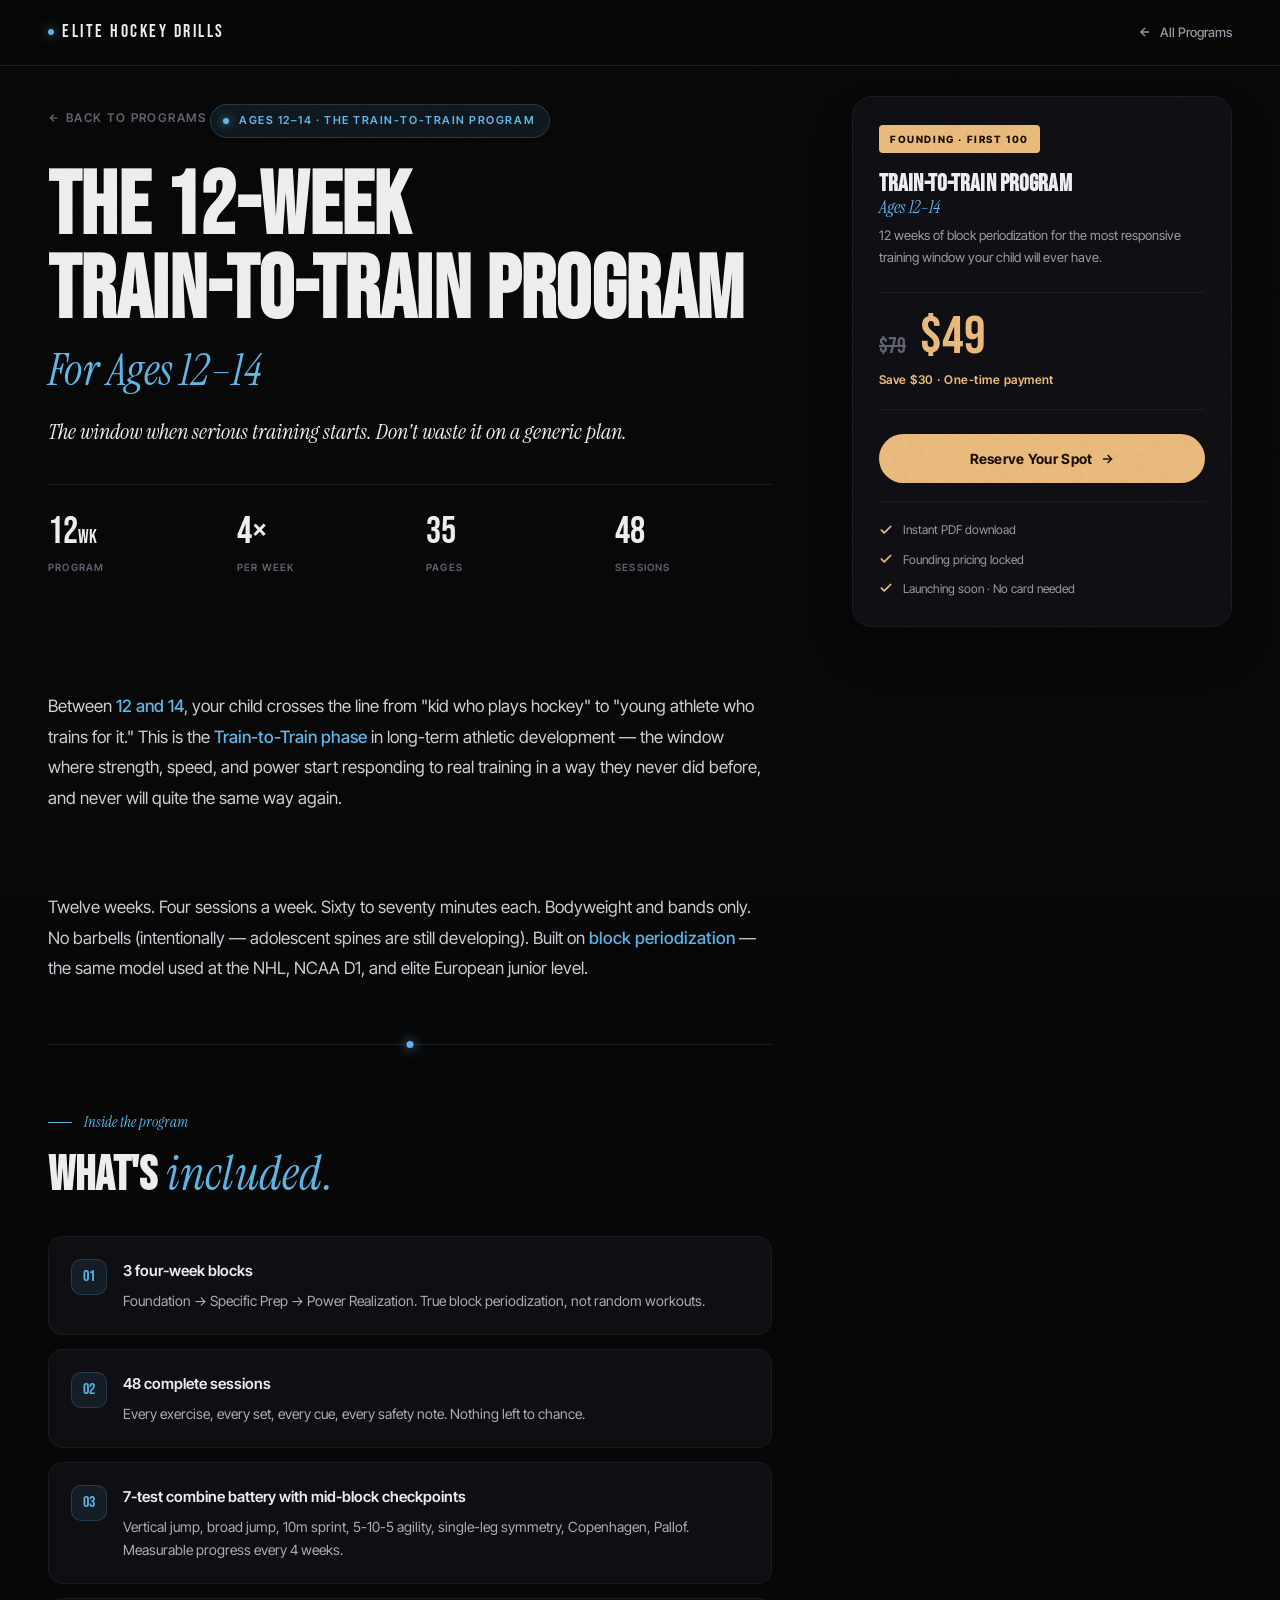
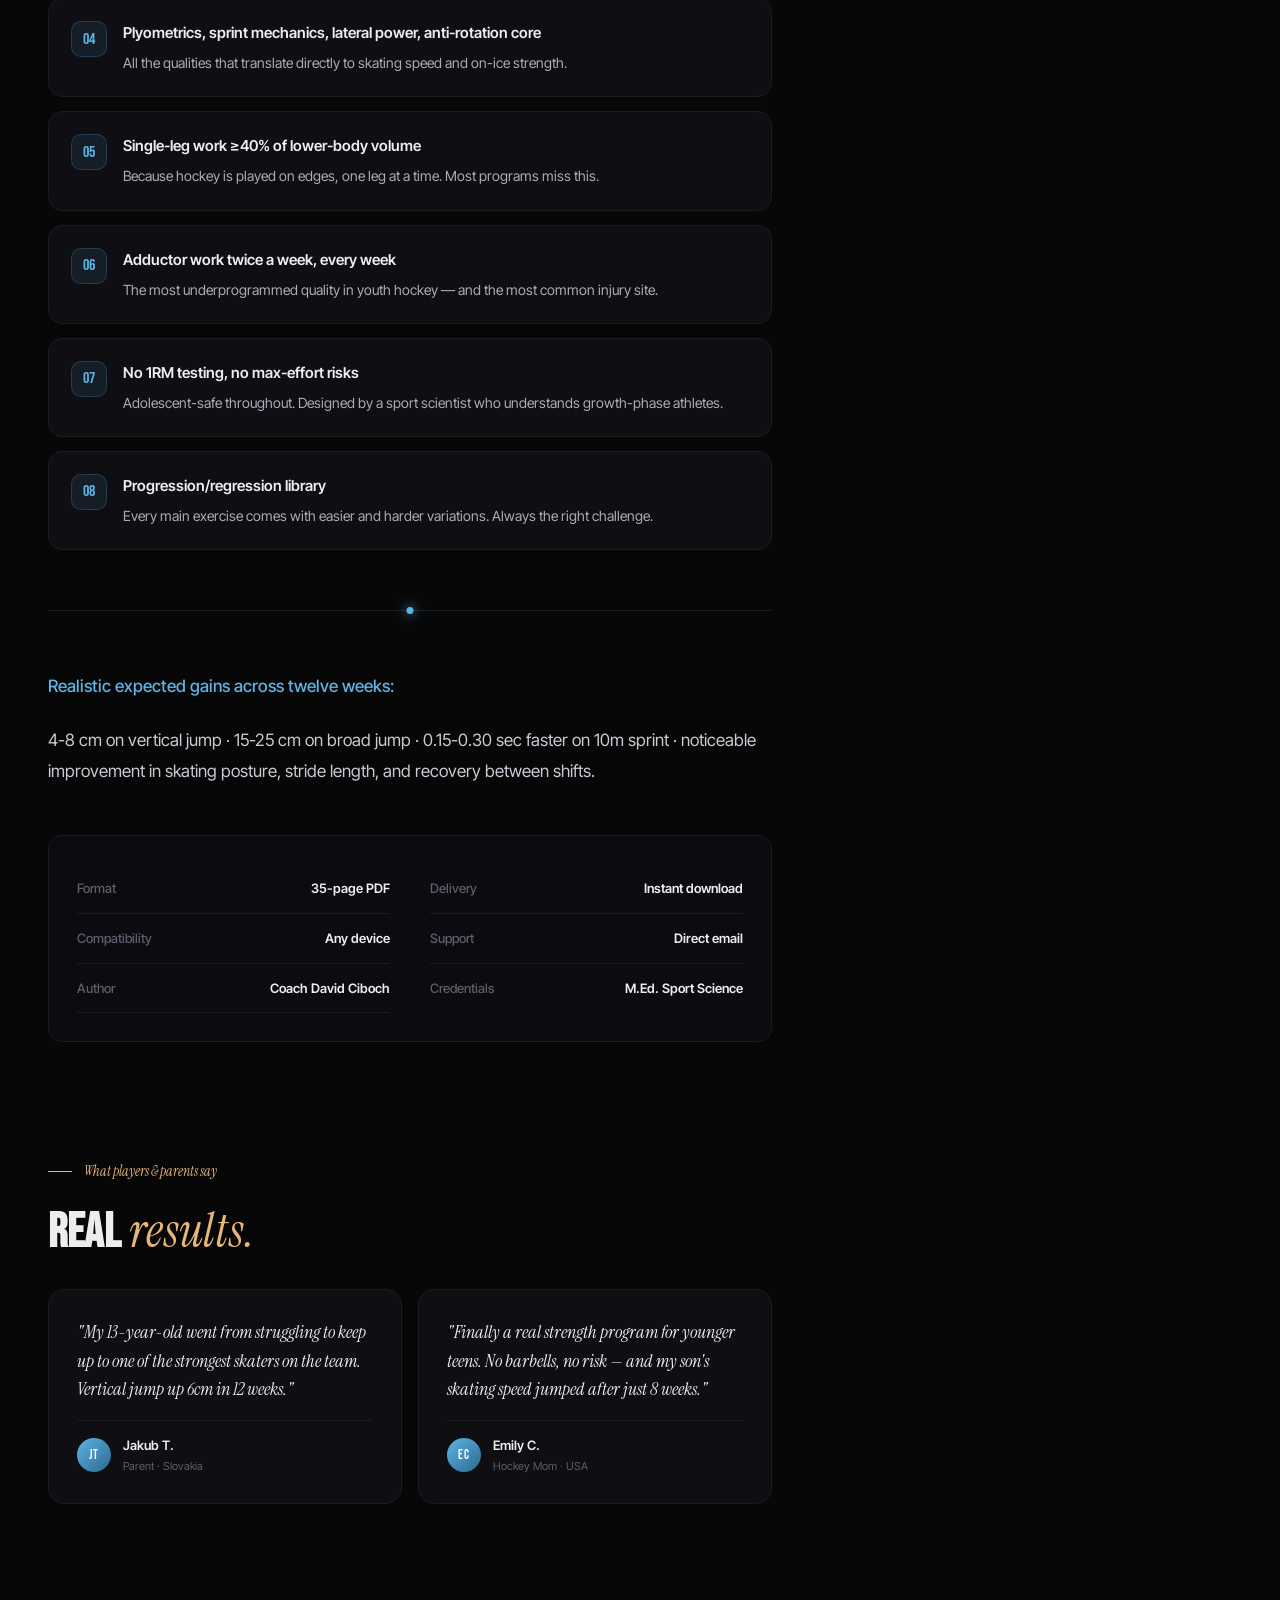
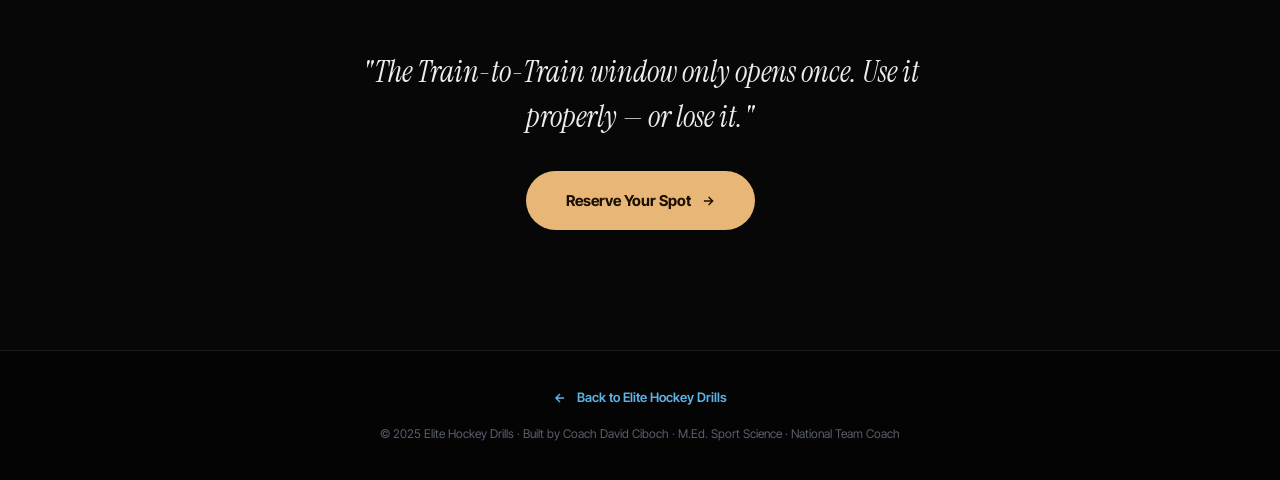
<file: program-12-14.html>
<!DOCTYPE html>
<html lang="en">
<head>
  <!-- Google tag (gtag.js) -->
  <script async src="https://www.googletagmanager.com/gtag/js?id=G-JH623WRMN8"></script>
  <script>
    window.dataLayer = window.dataLayer || [];
    function gtag(){dataLayer.push(arguments);}
    gtag('js', new Date());
    gtag('config', 'G-JH623WRMN8');
  </script>
<meta charset="UTF-8" />
<meta name="viewport" content="width=device-width, initial-scale=1.0, viewport-fit=cover" />
<meta name="theme-color" content="#070708" />
<title>12-Week Off-Ice Hockey Program — Ages 12-14 | Elite Hockey Drills</title>
<meta name="description" content="The Train-to-Train phase. 12-week off-ice program for ages 12-14, block periodization, adolescent-safe. Coach David Ciboch, M.Ed. Sport Science." />
<link rel="preconnect" href="https://fonts.googleapis.com" />
<link rel="preconnect" href="https://fonts.gstatic.com" crossorigin />
<link href="https://fonts.googleapis.com/css2?family=Bebas+Neue&family=Instrument+Serif:ital@0;1&family=Inter+Tight:wght@300;400;500;600;700&display=swap" rel="stylesheet" />
<style>
:root{
  --bg:#070708;--bg-2:#0C0C10;--bg-3:#131318;
  --line:#1B1B22;--line-2:#25252E;
  --ink:#ECEDEF;--ink-2:#9398A2;--ink-3:#5A5F6B;
  --ice:#5DB4E5;--ice-soft:#5DB4E518;--ice-line:#5DB4E535;
  --warm:#E8B777;--warm-soft:#E8B77715;
  --card:#0E0E13;--green:#4FB371;
}
*,*::before,*::after{box-sizing:border-box;margin:0;padding:0;}
html{scroll-behavior:smooth;-webkit-text-size-adjust:100%;}
body{font-family:'Inter Tight',-apple-system,BlinkMacSystemFont,system-ui,sans-serif;background:var(--bg);color:var(--ink);line-height:1.6;-webkit-font-smoothing:antialiased;}
img,svg{max-width:100%;display:block;}
a{color:inherit;text-decoration:none;}
button{font-family:inherit;cursor:pointer;border:none;background:none;color:inherit;}

body::after{content:'';position:fixed;inset:0;background-image:url("data:image/svg+xml,%3Csvg viewBox='0 0 200 200' xmlns='http://www.w3.org/2000/svg'%3E%3Cfilter id='n'%3E%3CfeTurbulence type='fractalNoise' baseFrequency='0.85' numOctaves='3' stitchTiles='stitch'/%3E%3C/filter%3E%3Crect width='100%25' height='100%25' filter='url(%23n)' opacity='0.45'/%3E%3C/svg%3E");pointer-events:none;z-index:1;mix-blend-mode:overlay;opacity:.35;}

.display{font-family:'Bebas Neue',sans-serif;letter-spacing:.01em;line-height:.92;font-weight:400;}
.serif{font-family:'Instrument Serif',serif;font-style:italic;font-weight:400;letter-spacing:-.01em;}

/* NAV */
.nav{position:fixed;top:0;left:0;right:0;z-index:90;padding:16px 24px;display:flex;align-items:center;justify-content:space-between;background:rgba(7,7,8,.85);backdrop-filter:blur(18px) saturate(150%);border-bottom:1px solid var(--line);}
.nav-logo{font-family:'Bebas Neue',sans-serif;font-size:18px;letter-spacing:.14em;display:flex;align-items:center;gap:8px;}
.nav-logo .dot{width:6px;height:6px;background:var(--ice);border-radius:50%;box-shadow:0 0 12px var(--ice);}
.nav-back{display:inline-flex;align-items:center;gap:8px;font-size:13px;font-weight:500;color:var(--ink-2);transition:color .2s;}
.nav-back:hover{color:var(--ink);}

/* MOBILE STYLES (default) */
.page-wrap{padding-top:80px;}

.hero{padding:40px 24px 32px;position:relative;}
.hero-back{display:inline-flex;align-items:center;gap:6px;font-size:11px;font-weight:600;letter-spacing:.12em;text-transform:uppercase;color:var(--ink-3);margin-bottom:24px;transition:color .2s;}
.hero-back:hover{color:var(--ice);}
.hero-tag{display:inline-flex;align-items:center;gap:10px;padding:7px 14px 7px 12px;border:1px solid var(--ice-line);background:var(--ice-soft);border-radius:100px;font-size:11px;font-weight:600;letter-spacing:.14em;text-transform:uppercase;color:var(--ice);margin-bottom:24px;}
.hero-tag::before{content:'';width:6px;height:6px;background:var(--ice);border-radius:50%;box-shadow:0 0 10px var(--ice);}
.hero-h1{font-size:clamp(44px,9vw,72px);line-height:.96;margin-bottom:20px;font-family:'Bebas Neue',sans-serif;letter-spacing:.005em;}
.hero-h1 em{font-family:'Instrument Serif',serif;font-style:italic;color:var(--ice);font-weight:400;display:block;font-size:.55em;margin-top:12px;}
.hero-lead{font-family:'Instrument Serif',serif;font-style:italic;font-size:clamp(17px,3.2vw,22px);color:var(--ink);max-width:560px;margin:0 0 32px;line-height:1.5;}
.hero-meta{display:grid;grid-template-columns:repeat(4,1fr);gap:14px;padding:24px 0;border-top:1px solid var(--line);}
.hero-meta-item{display:flex;flex-direction:column;align-items:flex-start;}
.hero-meta-num{font-family:'Bebas Neue',sans-serif;font-size:28px;color:var(--ink);line-height:1;}
.hero-meta-label{font-size:9px;font-weight:600;letter-spacing:.12em;text-transform:uppercase;color:var(--ink-3);margin-top:6px;}

.price-band{background:linear-gradient(135deg,#1A1208 0%,#0E0A05 100%);border-top:1px solid rgba(232,183,119,.3);border-bottom:1px solid rgba(232,183,119,.3);padding:36px 24px;}
.price-inner{display:flex;flex-direction:column;align-items:center;gap:18px;text-align:center;max-width:480px;margin:0 auto;}
.price-badge{background:var(--warm);color:#1A0F00;font-size:10px;font-weight:800;letter-spacing:.16em;text-transform:uppercase;padding:6px 12px;border-radius:4px;}
.price-row{display:flex;align-items:baseline;gap:14px;}
.price-old{font-family:'Bebas Neue',sans-serif;font-size:28px;color:var(--ink-3);text-decoration:line-through;}
.price-now{font-family:'Bebas Neue',sans-serif;font-size:64px;color:var(--warm);line-height:.9;}
.price-save{font-size:13px;font-weight:600;color:var(--warm);}
.price-cta{display:inline-flex;align-items:center;gap:10px;padding:16px 30px;background:var(--warm);color:#1A0F00;border-radius:100px;font-size:14px;font-weight:700;width:100%;justify-content:center;}
.price-note{font-size:11px;color:var(--ink-3);}

.body-section{padding:60px 24px;}
.body-inner{max-width:760px;margin:0 auto;}
.intro-text{font-size:16px;line-height:1.75;color:var(--ink);margin-bottom:22px;}
.intro-text strong{color:var(--ice);font-weight:500;}
.divider{height:1px;background:var(--line);margin:48px 0;position:relative;}
.divider::after{content:'';position:absolute;top:-3px;left:50%;transform:translateX(-50%);width:7px;height:7px;background:var(--ice);border-radius:50%;box-shadow:0 0 12px var(--ice);}
.section-label{display:inline-flex;align-items:center;gap:12px;font-family:'Instrument Serif',serif;font-style:italic;font-size:14px;color:var(--ice);margin-bottom:16px;}
.section-label::before{content:'';width:24px;height:1px;background:var(--ice);}
.section-h{font-family:'Bebas Neue',sans-serif;font-size:clamp(34px,7vw,48px);line-height:1;letter-spacing:.005em;margin-bottom:32px;}
.section-h em{font-family:'Instrument Serif',serif;font-style:italic;color:var(--ice);font-weight:400;}

.features{list-style:none;display:flex;flex-direction:column;gap:14px;}
.feature-item{display:flex;gap:16px;padding:20px;background:var(--card);border:1px solid var(--line);border-radius:14px;transition:border-color .2s, transform .2s;}
.feature-item:hover{border-color:var(--ice-line);transform:translateY(-2px);}
.feature-icon{flex-shrink:0;width:36px;height:36px;background:var(--ice-soft);border:1px solid var(--ice-line);border-radius:10px;display:flex;align-items:center;justify-content:center;font-family:'Bebas Neue',sans-serif;font-size:16px;color:var(--ice);}
.feature-text{flex:1;}
.feature-text strong{display:block;color:var(--ink);font-size:15px;font-weight:600;margin-bottom:6px;}
.feature-text p{color:var(--ink-2);font-size:14px;line-height:1.65;}

.meta-box{margin-top:40px;padding:24px;background:var(--bg-2);border:1px solid var(--line);border-radius:14px;}
.meta-row{display:flex;justify-content:space-between;align-items:center;padding:12px 0;border-bottom:1px solid var(--line);font-size:13.5px;}
.meta-row:last-child{border-bottom:none;}
.meta-row-label{color:var(--ink-3);font-weight:500;}
.meta-row-value{color:var(--ink);font-weight:600;text-align:right;}

.closing{padding:60px 24px 80px;text-align:center;}
.closing-inner{max-width:600px;margin:0 auto;}
.closing-quote{font-family:'Instrument Serif',serif;font-style:italic;font-size:clamp(20px,3.5vw,26px);line-height:1.5;color:var(--ink);margin-bottom:32px;}
.closing-cta{display:inline-flex;align-items:center;gap:10px;padding:18px 36px;background:var(--warm);color:#1A0F00;border-radius:100px;font-size:15px;font-weight:700;}

.footer{background:#040405;border-top:1px solid var(--line);padding:36px 24px;text-align:center;}
.footer-back{display:inline-flex;align-items:center;gap:10px;color:var(--ice);font-size:13px;font-weight:600;margin-bottom:16px;}
.footer p{color:var(--ink-3);font-size:12px;line-height:1.7;}

/* Hide desktop-only elements on mobile */
.desktop-only{display:none;}

/* MODAL */
.modal{position:fixed;inset:0;z-index:200;background:rgba(7,7,8,.85);backdrop-filter:blur(8px);display:flex;align-items:center;justify-content:center;padding:24px;opacity:0;pointer-events:none;transition:opacity .25s;}
.modal.open{opacity:1;pointer-events:auto;}
.modal-card{background:var(--bg-2);border:1px solid var(--line-2);border-radius:20px;max-width:460px;width:100%;padding:32px 26px;position:relative;transform:scale(.95);transition:transform .25s;}
.modal.open .modal-card{transform:scale(1);}
.modal-close{position:absolute;top:14px;right:14px;width:32px;height:32px;border-radius:50%;background:var(--bg-3);color:var(--ink-2);font-size:18px;display:flex;align-items:center;justify-content:center;}
.modal-close:hover{background:var(--line-2);color:var(--ink);}
.modal-badge{display:inline-block;background:var(--ice);color:#001626;font-size:10px;font-weight:800;letter-spacing:.16em;text-transform:uppercase;padding:5px 11px;border-radius:4px;margin-bottom:16px;}
.modal-h{font-family:'Bebas Neue',sans-serif;font-size:30px;line-height:1;margin-bottom:10px;}
.modal-h em{font-family:'Instrument Serif',serif;font-style:italic;color:var(--ice);font-weight:400;}
.modal-text{color:var(--ink-2);font-size:14px;line-height:1.65;margin-bottom:20px;}
.modal-text strong{color:var(--ink);}
.modal-input{width:100%;background:rgba(255,255,255,.04);border:1px solid var(--line-2);border-radius:100px;padding:14px 20px;color:var(--ink);font-size:14px;outline:none;margin-bottom:12px;transition:border-color .2s;}
.modal-input:focus{border-color:var(--ice);}
.modal-input::placeholder{color:var(--ink-3);}
.modal-btn{width:100%;padding:14px 20px;background:var(--ice);color:#001626;border-radius:100px;font-size:14px;font-weight:700;}
.modal-btn:hover{background:#7BC6F0;}
.modal-note{font-size:11px;color:var(--ink-3);text-align:center;margin-top:10px;}
.modal-success{text-align:center;padding:16px 0;}
.modal-success-icon{width:56px;height:56px;background:var(--green);border-radius:50%;display:flex;align-items:center;justify-content:center;margin:0 auto 16px;font-size:26px;color:#fff;}
.modal-success h3{font-family:'Bebas Neue',sans-serif;font-size:26px;margin-bottom:10px;}
.modal-success p{color:var(--ink-2);font-size:14px;line-height:1.65;}

/* ==========================================================
   DESKTOP (≥1024px) — Apple-style 2-column with sticky card
   ========================================================== */
@media(min-width:1024px){
  .nav{padding:18px 48px;}
  .price-band{display:none;}

  .page-wrap{padding-top:72px;}

  .desktop-layout{
    max-width:1280px;
    margin:0 auto;
    padding:0 48px;
    display:grid;
    grid-template-columns:1fr 380px;
    gap:80px;
    align-items:start;
  }
  .desktop-main{min-width:0;}
  .desktop-aside{
    position:sticky;
    top:96px;
    align-self:start;
  }

  .hero{padding:32px 0 40px;}
  .hero-back{margin-bottom:32px;font-size:12px;}
  .hero-tag{margin-bottom:28px;font-size:11px;}
  .hero-h1{font-size:clamp(64px,7vw,88px);margin-bottom:24px;}
  .hero-h1 em{font-size:.5em;margin-top:14px;}
  .hero-lead{font-size:22px;margin-bottom:36px;max-width:600px;}
  .hero-meta{padding:28px 0;gap:32px;}
  .hero-meta-num{font-size:38px;}
  .hero-meta-label{font-size:10px;margin-top:8px;}

  .body-section{padding:48px 0 80px;}
  .body-inner{max-width:none;padding:0;}
  .intro-text{font-size:17px;line-height:1.8;margin-bottom:24px;}
  .divider{margin:60px 0;}
  .section-label{font-size:15px;}
  .section-h{font-size:48px;margin-bottom:36px;}
  .features{gap:14px;}
  .feature-item{padding:22px;}
  .meta-box{margin-top:48px;padding:28px;display:grid;grid-template-columns:1fr 1fr;gap:0 40px;}
  .meta-row{font-size:13px;padding:14px 0;}

  .closing{padding:80px 48px 120px;}
  .closing-quote{font-size:30px;line-height:1.5;}
  .closing-cta{padding:20px 40px;font-size:15px;}

  /* Purchase card (desktop only) */
  .purchase-card{
    background:var(--card);
    border:1px solid var(--line);
    border-radius:20px;
    overflow:hidden;
    box-shadow:0 24px 48px -12px rgba(0,0,0,.4);
  }
  .purchase-image{
    width:100%;
    aspect-ratio:4/3;
    object-fit:cover;
    display:block;
    border-bottom:1px solid var(--line);
  }
  .purchase-body{padding:28px 26px;}
  .purchase-badge{display:inline-block;background:var(--warm);color:#1A0F00;font-size:10px;font-weight:800;letter-spacing:.16em;text-transform:uppercase;padding:6px 11px;border-radius:4px;margin-bottom:18px;}
  .purchase-title{font-family:'Bebas Neue',sans-serif;font-size:24px;line-height:1.05;color:var(--ink);margin-bottom:8px;letter-spacing:.005em;}
  .purchase-title em{font-family:'Instrument Serif',serif;font-style:italic;color:var(--ice);font-weight:400;font-size:.75em;display:block;margin-top:2px;}
  .purchase-desc{color:var(--ink-2);font-size:13px;line-height:1.65;margin-bottom:24px;}
  .purchase-price-block{padding:20px 0;border-top:1px solid var(--line);border-bottom:1px solid var(--line);margin-bottom:24px;}
  .purchase-price-row{display:flex;align-items:baseline;gap:14px;margin-bottom:6px;}
  .purchase-price-old{font-family:'Bebas Neue',sans-serif;font-size:22px;color:var(--ink-3);text-decoration:line-through;}
  .purchase-price-now{font-family:'Bebas Neue',sans-serif;font-size:54px;color:var(--warm);line-height:.9;}
  .purchase-save{font-size:12px;color:var(--warm);font-weight:600;letter-spacing:.04em;}
  .purchase-cta{
    width:100%;display:inline-flex;align-items:center;justify-content:center;gap:8px;
    padding:16px;background:var(--warm);color:#1A0F00;border:none;border-radius:100px;
    font-size:14px;font-weight:700;letter-spacing:.02em;transition:all .2s;
    margin-bottom:18px;font-family:inherit;cursor:pointer;
  }
  .purchase-cta:hover{transform:translateY(-2px);box-shadow:0 12px 28px -6px rgba(232,183,119,.4);}
  .purchase-trust{display:flex;flex-direction:column;gap:10px;padding-top:18px;border-top:1px solid var(--line);}
  .purchase-trust-item{display:flex;align-items:center;gap:10px;font-size:12px;color:var(--ink-2);}
  .purchase-trust-item::before{
    content:'';width:14px;height:14px;flex-shrink:0;
    background-image:url("data:image/svg+xml,%3Csvg xmlns='http://www.w3.org/2000/svg' width='14' height='14' viewBox='0 0 24 24' fill='none' stroke='%23E8B777' stroke-width='3' stroke-linecap='round' stroke-linejoin='round'%3E%3Cpolyline points='20 6 9 17 4 12'/%3E%3C/svg%3E");
    background-size:contain;background-repeat:no-repeat;
  }

  .desktop-only{display:block;}
}

@media(min-width:1400px){
  .desktop-layout{gap:100px;padding:0 60px;}
}
/* =========================================================
   PREMIUM POLISH — Hover effects, animations, glow, parallax
   ========================================================= */

/* Scroll fade-up animation */
.reveal{
  opacity:0;
  transform:translateY(24px);
  transition:opacity .9s cubic-bezier(.2,.7,.2,1), transform .9s cubic-bezier(.2,.7,.2,1);
  will-change:opacity, transform;
}
.reveal.in{opacity:1;transform:translateY(0);}
@media(prefers-reduced-motion:reduce){
  .reveal{opacity:1;transform:none;transition:none;}
}

/* Hero — no fancy glow effects, just clean content */
.hero{position:relative;}

/* Premium hover effects for ALL gold buttons (CTA, price-cta, closing-cta, purchase-cta) */
.purchase-cta,
.price-cta,
.closing-cta{
  position:relative;
  overflow:hidden;
  transition:transform .35s cubic-bezier(.2,.7,.2,1), box-shadow .35s cubic-bezier(.2,.7,.2,1), background .25s ease;
}
.purchase-cta::after,
.price-cta::after,
.closing-cta::after{
  content:'';
  position:absolute;
  inset:0;
  background:linear-gradient(120deg, transparent 0%, rgba(255,255,255,.25) 50%, transparent 100%);
  transform:translateX(-120%);
  transition:transform .9s cubic-bezier(.2,.7,.2,1);
  pointer-events:none;
}
.purchase-cta:hover,
.price-cta:hover,
.closing-cta:hover{
  transform:translateY(-3px);
  box-shadow:
    0 18px 40px -10px rgba(232,183,119,.45),
    0 0 0 1px rgba(232,183,119,.3),
    0 0 60px -8px rgba(232,183,119,.35);
  background:#F2C589;
}
.purchase-cta:hover::after,
.price-cta:hover::after,
.closing-cta:hover::after{
  transform:translateX(120%);
}
.purchase-cta:active,
.price-cta:active,
.closing-cta:active{
  transform:translateY(-1px);
  transition:transform .1s ease;
}

/* Arrow slides on button hover */
.purchase-cta svg,
.price-cta svg,
.closing-cta svg{
  transition:transform .35s cubic-bezier(.2,.7,.2,1);
}
.purchase-cta:hover svg,
.price-cta:hover svg,
.closing-cta:hover svg{
  transform:translateX(4px);
}

/* Feature card refined hover */
.feature-item{
  transition:transform .35s cubic-bezier(.2,.7,.2,1), border-color .35s, box-shadow .35s;
}
.feature-item:hover{
  transform:translateY(-3px);
  border-color:var(--ice-line);
  box-shadow:0 16px 32px -12px rgba(0,0,0,.4), 0 0 0 1px var(--ice-line);
}

/* Purchase card subtle glow */
.purchase-card{
  position:relative;
  transition:box-shadow .4s ease;
}
.purchase-card::before{
  content:'';
  position:absolute;
  inset:-1px;
  border-radius:20px;
  background:linear-gradient(135deg, rgba(232,183,119,.18) 0%, rgba(232,183,119,0) 50%);
  z-index:-1;
  opacity:.5;
  transition:opacity .4s ease;
}
.purchase-card:hover::before{opacity:1;}

/* Back link hover refinement */
.hero-back,
.nav-back{transition:color .25s ease, transform .25s ease;}
.hero-back:hover,
.nav-back:hover{transform:translateX(-3px);}
.hero-back svg,
.nav-back svg{transition:transform .25s ease;}

/* Section dividers — refined dot */
.divider::after{
  transition:box-shadow .4s ease, transform .4s ease;
}
.divider:hover::after{
  box-shadow:0 0 18px var(--ice);
  transform:translateX(-50%) scale(1.2);
}

/* =========================================================
   TESTIMONIALS SECTION
   ========================================================= */
.testimonials{padding:48px 24px;}
.testimonials-inner{max-width:760px;margin:0 auto;}
.testimonial-label{
  display:inline-flex;align-items:center;gap:12px;
  font-family:'Instrument Serif',serif;font-style:italic;font-size:14px;
  color:var(--warm);margin-bottom:24px;
}
.testimonial-label::before{
  content:'';width:24px;height:1px;background:var(--warm);
}
.testimonials-h{
  font-family:'Bebas Neue',sans-serif;
  font-size:clamp(34px,7vw,48px);line-height:1;
  letter-spacing:.005em;margin-bottom:32px;
}
.testimonials-h em{font-family:'Instrument Serif',serif;font-style:italic;color:var(--warm);font-weight:400;}
.testimonial-grid{display:flex;flex-direction:column;gap:16px;}
.testimonial{
  background:var(--card);
  border:1px solid var(--line);
  border-radius:16px;
  padding:24px;
  position:relative;
  transition:transform .35s cubic-bezier(.2,.7,.2,1), border-color .35s;
}
.testimonial:hover{transform:translateY(-2px);border-color:var(--warm-soft);}
.testimonial-quote{
  font-family:'Instrument Serif',serif;font-style:italic;
  font-size:17px;line-height:1.55;color:var(--ink);
  margin-bottom:16px;
}
.testimonial-author{
  display:flex;align-items:center;gap:12px;
  padding-top:14px;border-top:1px solid var(--line);
}
.testimonial-avatar{
  width:34px;height:34px;border-radius:50%;
  background:linear-gradient(135deg, var(--ice) 0%, #2B6A8E 100%);
  display:flex;align-items:center;justify-content:center;
  font-family:'Bebas Neue',sans-serif;font-size:13px;color:#fff;
  flex-shrink:0;letter-spacing:.04em;
}
.testimonial-name{font-size:13px;font-weight:600;color:var(--ink);}
.testimonial-meta{font-size:11px;color:var(--ink-3);margin-top:2px;}

@media(min-width:1024px){
  .testimonials{padding:32px 0 64px;}
  .testimonials-inner{max-width:none;padding:0;}
  .testimonial-grid{flex-direction:row;gap:16px;}
  .testimonial{flex:1;padding:28px;}
  .testimonial-quote{font-size:18px;line-height:1.6;}
}

/* =========================================================
   TYPOGRAPHY POLISH
   ========================================================= */
.hero-h1{font-feature-settings:"ss01","kern";}
.hero-lead,.closing-quote,.testimonial-quote{font-feature-settings:"liga","dlig","kern";}
.section-h{font-feature-settings:"ss01","kern";}

/* Tighter ink-2 color for body text — more readable */
.intro-text{color:#C8CCD3;}
.feature-text p{color:#A8ADB7;}
</style>
</head>
<body>

<header class="nav">
  <a href="index.html" class="nav-logo"><span class="dot"></span>ELITE HOCKEY DRILLS</a>
  <a href="index.html#tiers" class="nav-back">
    <svg width="14" height="14" viewBox="0 0 24 24" fill="none" stroke="currentColor" stroke-width="2.5"><path d="M19 12H5M12 19l-7-7 7-7"/></svg>
    All Programs
  </a>
</header>

<div class="page-wrap">

  <!-- DESKTOP: 2-column grid wraps hero + body + meta. Mobile: just stacks normally. -->
  <div class="desktop-layout">

    <main class="desktop-main">

      <section class="hero">
        <a href="index.html#tiers" class="hero-back">
          <svg width="12" height="12" viewBox="0 0 24 24" fill="none" stroke="currentColor" stroke-width="2.5"><path d="M19 12H5M12 19l-7-7 7-7"/></svg>
          Back to Programs
        </a>
        <div class="hero-tag">Ages 12–14 · The Train-to-Train Program</div>
        <h1 class="hero-h1">The 12-Week<br>Train-to-Train Program<em>For Ages 12–14</em></h1>
        <p class="hero-lead">The window when serious training starts. Don't waste it on a generic plan.</p>
        <div class="hero-meta">
          <div class="hero-meta-item"><div class="hero-meta-num">12<small style="font-size:.5em">wk</small></div><div class="hero-meta-label">Program</div></div>
          <div class="hero-meta-item"><div class="hero-meta-num">4×</div><div class="hero-meta-label">Per Week</div></div>
          <div class="hero-meta-item"><div class="hero-meta-num">35</div><div class="hero-meta-label">Pages</div></div>
          <div class="hero-meta-item"><div class="hero-meta-num">48</div><div class="hero-meta-label">Sessions</div></div>
        </div>
      </section>

      <!-- MOBILE ONLY price band (hidden on desktop) -->
      <section class="price-band">
        <div class="price-inner">
          <span class="price-badge">Founding · First 100</span>
          <div class="price-row">
            <span class="price-old">$79</span>
            <span class="price-now">$49</span>
          </div>
          <div class="price-save">Save $30 · One-time payment</div>
          <button class="price-cta" onclick="openModal()">
            Reserve Your Spot
            <svg width="14" height="14" viewBox="0 0 24 24" fill="none" stroke="currentColor" stroke-width="2.5"><path d="M5 12h14M13 5l7 7-7 7"/></svg>
          </button>
          <p class="price-note">Launching soon · No card needed now</p>
        </div>
      </section>

      <section class="body-section">
        <div class="body-inner">
          <p class="intro-text reveal">Between <strong>12 and 14</strong>, your child crosses the line from "kid who plays hockey" to "young athlete who trains for it." This is the <strong>Train-to-Train phase</strong> in long-term athletic development — the window where strength, speed, and power start responding to real training in a way they never did before, and never will quite the same way again.</p>
          <p class="intro-text reveal">This is the program that uses that window properly.</p>
          <p class="intro-text reveal">Twelve weeks. Four sessions a week. Sixty to seventy minutes each. Bodyweight and bands only. No barbells (intentionally — adolescent spines are still developing). Built on <strong>block periodization</strong> — the same model used at the NHL, NCAA D1, and elite European junior level.</p>

          <div class="divider reveal"></div>

          <div class="section-label reveal">Inside the program</div>
          <h2 class="section-h reveal">What's <em>included.</em></h2>

          <ul class="features reveal">
            <li class="feature-item">
              <div class="feature-icon">01</div>
              <div class="feature-text">
                <strong>3 four-week blocks</strong>
                <p>Foundation → Specific Prep → Power Realization. True block periodization, not random workouts.</p>
              </div>
            </li>
            <li class="feature-item">
              <div class="feature-icon">02</div>
              <div class="feature-text">
                <strong>48 complete sessions</strong>
                <p>Every exercise, every set, every cue, every safety note. Nothing left to chance.</p>
              </div>
            </li>
            <li class="feature-item">
              <div class="feature-icon">03</div>
              <div class="feature-text">
                <strong>7-test combine battery with mid-block checkpoints</strong>
                <p>Vertical jump, broad jump, 10m sprint, 5-10-5 agility, single-leg symmetry, Copenhagen, Pallof. Measurable progress every 4 weeks.</p>
              </div>
            </li>
            <li class="feature-item">
              <div class="feature-icon">04</div>
              <div class="feature-text">
                <strong>Plyometrics, sprint mechanics, lateral power, anti-rotation core</strong>
                <p>All the qualities that translate directly to skating speed and on-ice strength.</p>
              </div>
            </li>
            <li class="feature-item">
              <div class="feature-icon">05</div>
              <div class="feature-text">
                <strong>Single-leg work ≥40% of lower-body volume</strong>
                <p>Because hockey is played on edges, one leg at a time. Most programs miss this.</p>
              </div>
            </li>
            <li class="feature-item">
              <div class="feature-icon">06</div>
              <div class="feature-text">
                <strong>Adductor work twice a week, every week</strong>
                <p>The most underprogrammed quality in youth hockey — and the most common injury site.</p>
              </div>
            </li>
            <li class="feature-item">
              <div class="feature-icon">07</div>
              <div class="feature-text">
                <strong>No 1RM testing, no max-effort risks</strong>
                <p>Adolescent-safe throughout. Designed by a sport scientist who understands growth-phase athletes.</p>
              </div>
            </li>
            <li class="feature-item">
              <div class="feature-icon">08</div>
              <div class="feature-text">
                <strong>Progression/regression library</strong>
                <p>Every main exercise comes with easier and harder variations. Always the right challenge.</p>
              </div>
            </li>
          </ul>

          <div class="divider reveal"></div>

          <p class="intro-text reveal"><strong>Realistic expected gains across twelve weeks:</strong></p>
          <p class="intro-text reveal">4-8 cm on vertical jump · 15-25 cm on broad jump · 0.15-0.30 sec faster on 10m sprint · noticeable improvement in skating posture, stride length, and recovery between shifts.</p>

          <div class="meta-box reveal">
            <div class="meta-row"><span class="meta-row-label">Format</span><span class="meta-row-value">35-page PDF</span></div>
            <div class="meta-row"><span class="meta-row-label">Delivery</span><span class="meta-row-value">Instant download</span></div>
            <div class="meta-row"><span class="meta-row-label">Compatibility</span><span class="meta-row-value">Any device</span></div>
            <div class="meta-row"><span class="meta-row-label">Support</span><span class="meta-row-value">Direct email</span></div>
            <div class="meta-row"><span class="meta-row-label">Author</span><span class="meta-row-value">Coach David Ciboch</span></div>
            <div class="meta-row"><span class="meta-row-label">Credentials</span><span class="meta-row-value">M.Ed. Sport Science</span></div>
          </div>
        </div>
      </section>


      <!-- Testimonials -->
      <section class="testimonials reveal">
        <div class="testimonials-inner">
          <div class="testimonial-label">What players &amp; parents say</div>
          <h2 class="testimonials-h">Real <em>results.</em></h2>
          <div class="testimonial-grid">
            <div class="testimonial">
              <p class="testimonial-quote">"My 13-year-old went from struggling to keep up to one of the strongest skaters on the team. Vertical jump up 6cm in 12 weeks."</p>
              <div class="testimonial-author">
                <div class="testimonial-avatar">JT</div>
                <div>
                  <div class="testimonial-name">Jakub T.</div>
                  <div class="testimonial-meta">Parent · Slovakia</div>
                </div>
              </div>
            </div>
            <div class="testimonial">
              <p class="testimonial-quote">"Finally a real strength program for younger teens. No barbells, no risk — and my son's skating speed jumped after just 8 weeks."</p>
              <div class="testimonial-author">
                <div class="testimonial-avatar">EC</div>
                <div>
                  <div class="testimonial-name">Emily C.</div>
                  <div class="testimonial-meta">Hockey Mom · USA</div>
                </div>
              </div>
            </div>
          </div>
        </div>
      </section>

    </main>

    <!-- DESKTOP-ONLY: sticky purchase card on the right -->
    <aside class="desktop-aside desktop-only">
      <div class="purchase-card">
        <div class="purchase-body">
          <div class="purchase-badge">Founding · First 100</div>
          <h3 class="purchase-title">Train-to-Train Program<em>Ages 12–14</em></h3>
          <p class="purchase-desc">12 weeks of block periodization for the most responsive training window your child will ever have.</p>
          <div class="purchase-price-block">
            <div class="purchase-price-row">
              <span class="purchase-price-old">$79</span>
              <span class="purchase-price-now">$49</span>
            </div>
            <div class="purchase-save">Save $30 · One-time payment</div>
          </div>
          <button class="purchase-cta" onclick="openModal()">
            Reserve Your Spot
            <svg width="14" height="14" viewBox="0 0 24 24" fill="none" stroke="currentColor" stroke-width="2.5"><path d="M5 12h14M13 5l7 7-7 7"/></svg>
          </button>
          <div class="purchase-trust">
            <div class="purchase-trust-item">Instant PDF download</div>
            <div class="purchase-trust-item">Founding pricing locked</div>
            <div class="purchase-trust-item">Launching soon · No card needed</div>
          </div>
        </div>
      </div>
    </aside>

  </div>

  <!-- Closing section: full width, no sidebar -->
  <section class="closing">
    <div class="closing-inner reveal">
      <p class="closing-quote">"The Train-to-Train window only opens once. Use it properly — or lose it."</p>
      <button class="closing-cta" onclick="openModal()">
        Reserve Your Spot
        <svg width="14" height="14" viewBox="0 0 24 24" fill="none" stroke="currentColor" stroke-width="2.5"><path d="M5 12h14M13 5l7 7-7 7"/></svg>
      </button>
    </div>
  </section>

  <footer class="footer">
    <a href="index.html" class="footer-back">
      <svg width="14" height="14" viewBox="0 0 24 24" fill="none" stroke="currentColor" stroke-width="2.5"><path d="M19 12H5M12 19l-7-7 7-7"/></svg>
      Back to Elite Hockey Drills
    </a>
    <p>© 2025 Elite Hockey Drills · Built by Coach David Ciboch · M.Ed. Sport Science · National Team Coach</p>
  </footer>

</div>

<!-- RESERVATION MODAL -->
<div class="modal" id="reserveModal" onclick="if(event.target===this)closeModal()">
  <div class="modal-card">
    <button class="modal-close" onclick="closeModal()">×</button>
    <div id="modalForm">
      <span class="modal-badge">Launching Soon</span>
      <h3 class="modal-h">Reserve <em>your spot.</em></h3>
      <p class="modal-text">Enter your email and we'll notify you <strong>the moment this program is live</strong>. Founding members get first access at the $49 price before it goes to $79.</p>
      <form onsubmit="reserveSubmit(event)">
        <input type="email" required placeholder="Your email address" class="modal-input" id="reserveEmail" />
        <button type="submit" class="modal-btn">Reserve My Spot →</button>
      </form>
      <p class="modal-note">No spam · No card needed · Founding member benefits guaranteed</p>
    </div>
    <div id="modalSuccess" style="display:none;">
      <div class="modal-success">
        <div class="modal-success-icon">✓</div>
        <h3>You're on the list.</h3>
        <p>We'll email you the moment this program is live. Founding member pricing is yours.</p>
      </div>
    </div>
  </div>
</div>

<script>
function openModal(){
  document.getElementById('reserveModal').classList.add('open');
  document.body.style.overflow='hidden';
}
function closeModal(){
  document.getElementById('reserveModal').classList.remove('open');
  document.body.style.overflow='';
  setTimeout(()=>{
    document.getElementById('modalForm').style.display='block';
    document.getElementById('modalSuccess').style.display='none';
  }, 300);
}
function reserveSubmit(e){
  e.preventDefault();
  const email = document.getElementById('reserveEmail').value;
  console.log('Reservation: ages 12-14 program', email);
  document.getElementById('modalForm').style.display='none';
  document.getElementById('modalSuccess').style.display='block';
  setTimeout(()=>{
    closeModal();
    e.target.reset();
  }, 3500);
}
document.addEventListener('keydown',(e)=>{
  if(e.key==='Escape')closeModal();
});

/* Scroll reveal — fade up as elements enter viewport */
(function(){
  const reduced = window.matchMedia('(prefers-reduced-motion: reduce)').matches;
  const els = document.querySelectorAll('.reveal');
  if(reduced){
    els.forEach(el => el.classList.add('in'));
    return;
  }
  if(!('IntersectionObserver' in window)){
    els.forEach(el => el.classList.add('in'));
    return;
  }
  const io = new IntersectionObserver((entries)=>{
    entries.forEach(entry=>{
      if(entry.isIntersecting){
        entry.target.classList.add('in');
        io.unobserve(entry.target);
      }
    });
  }, {rootMargin:'0px 0px -8% 0px', threshold:0});

  // First, immediately reveal anything already in viewport on load
  function isInViewport(el){
    const r = el.getBoundingClientRect();
    return r.top < window.innerHeight && r.bottom > 0;
  }
  els.forEach(el => {
    if(isInViewport(el)){
      el.classList.add('in');
    } else {
      io.observe(el);
    }
  });
})();
</script>
</body>
</html>
</file>
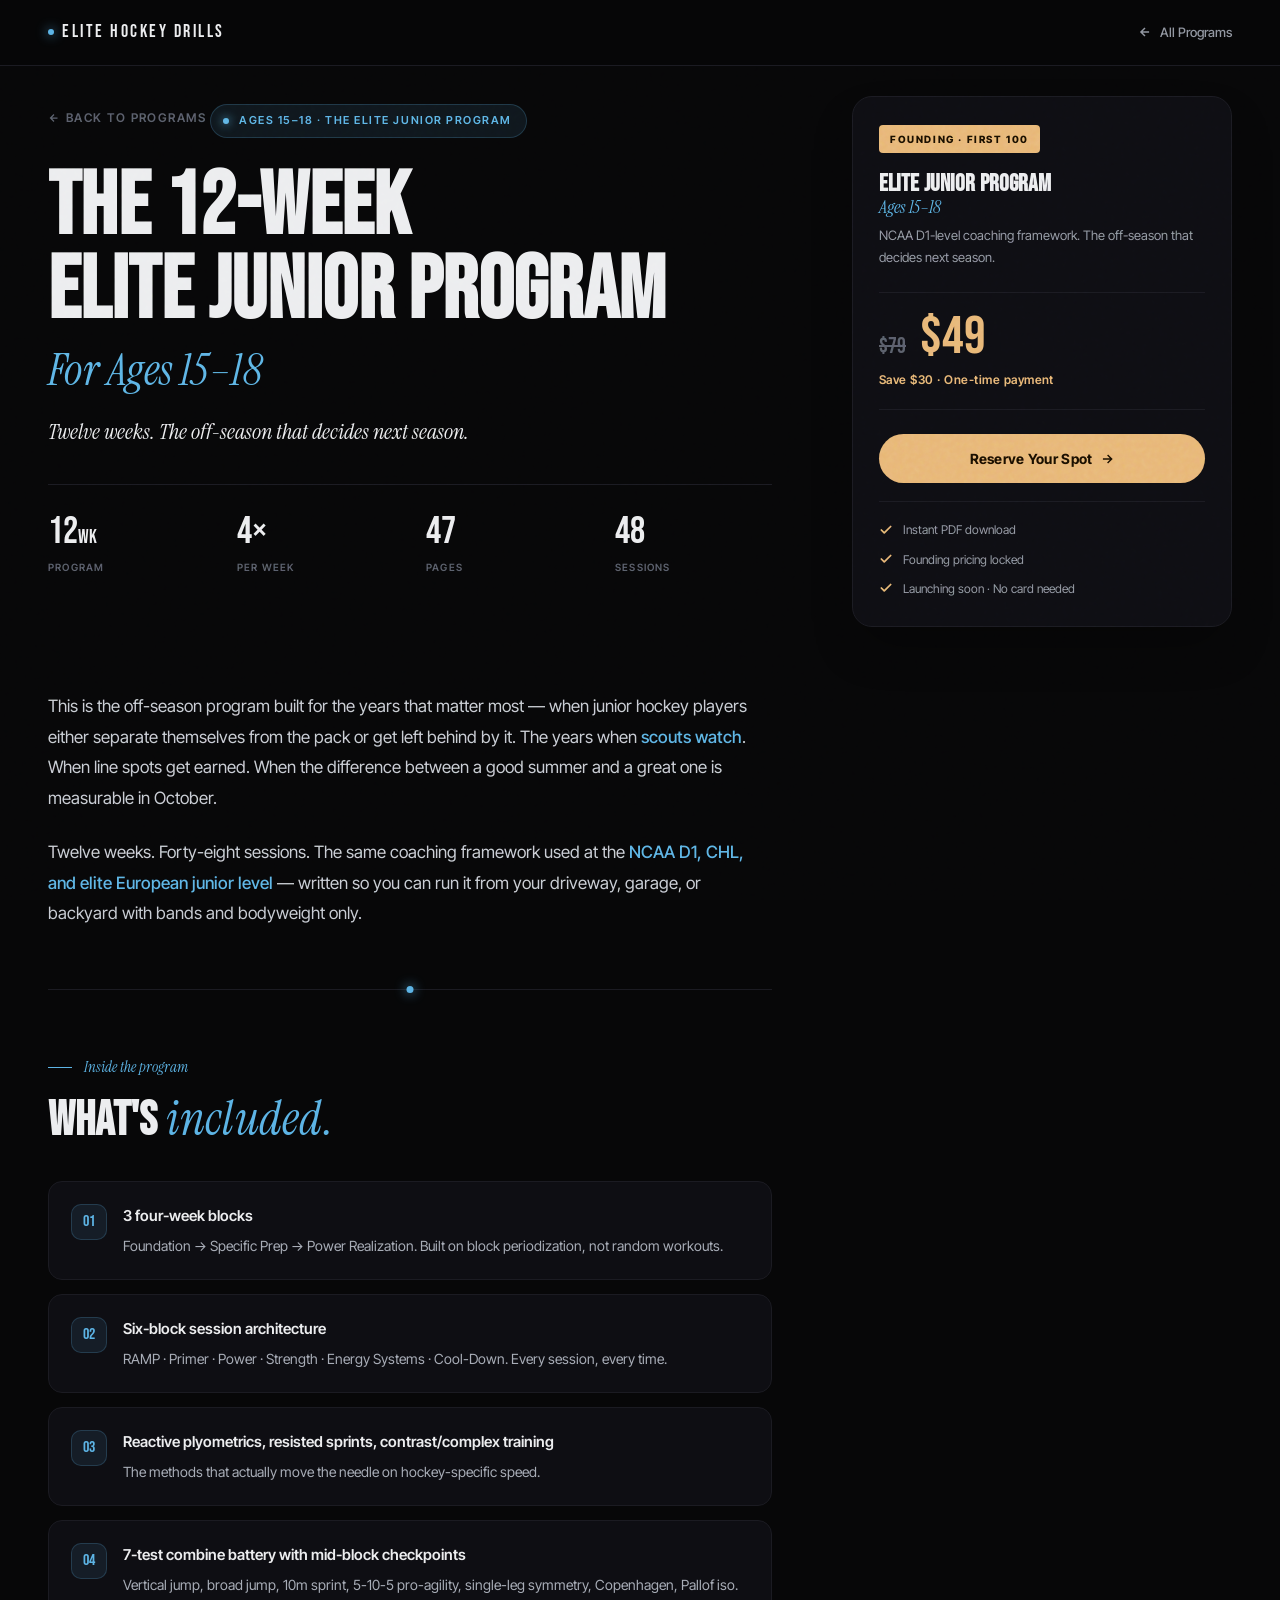
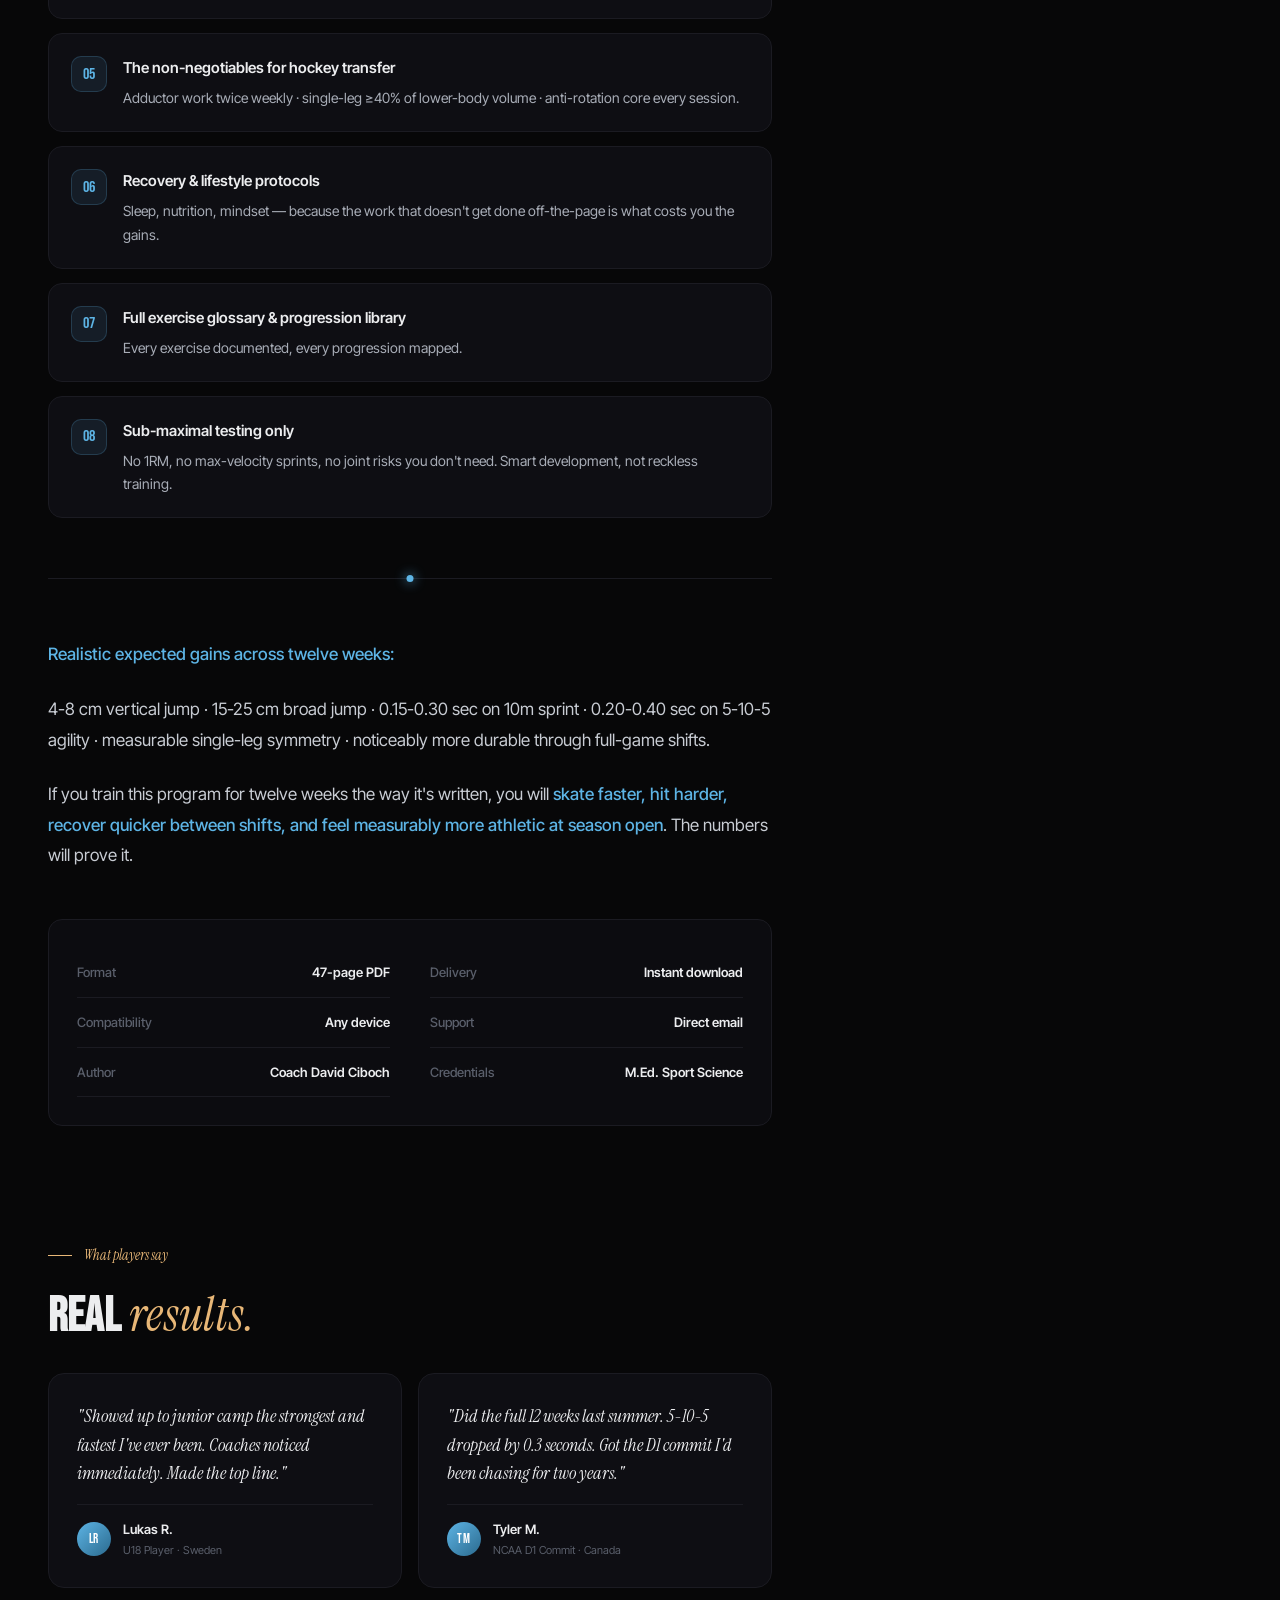
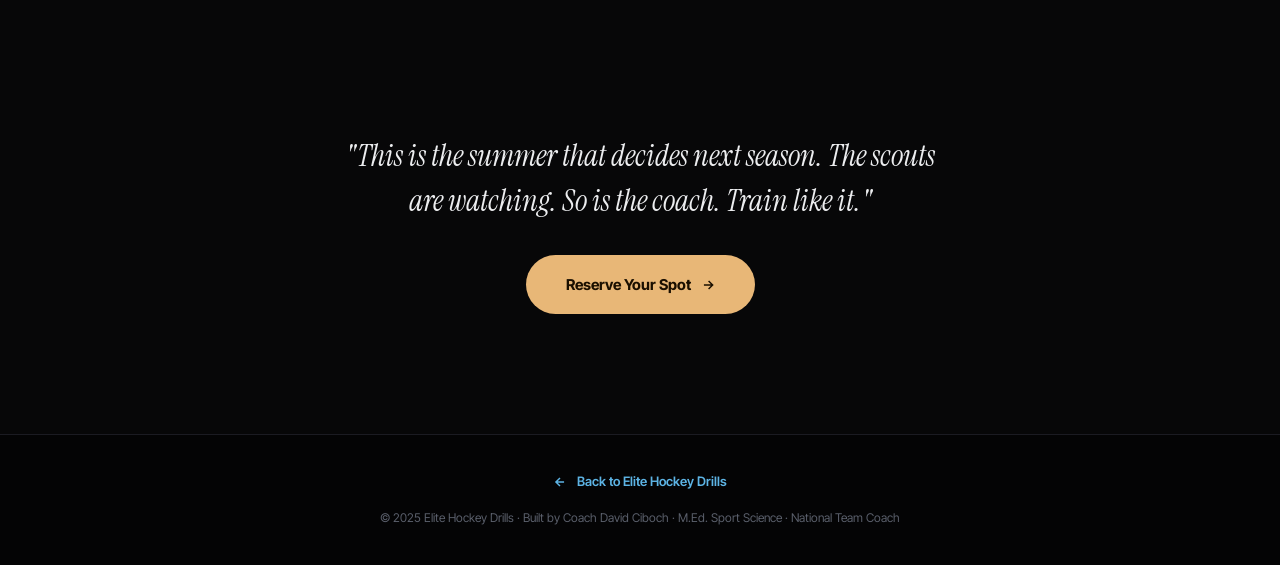
<file: program-15-18.html>
<!DOCTYPE html>
<html lang="en">
<head>
  <!-- Google tag (gtag.js) -->
  <script async src="https://www.googletagmanager.com/gtag/js?id=G-JH623WRMN8"></script>
  <script>
    window.dataLayer = window.dataLayer || [];
    function gtag(){dataLayer.push(arguments);}
    gtag('js', new Date());
    gtag('config', 'G-JH623WRMN8');
  </script>
<meta charset="UTF-8" />
<meta name="viewport" content="width=device-width, initial-scale=1.0, viewport-fit=cover" />
<meta name="theme-color" content="#070708" />
<title>12-Week Off-Ice Hockey Program — Ages 15-18 Elite Junior | Elite Hockey Drills</title>
<meta name="description" content="The off-season that decides next season. 47-page elite junior program with NCAA D1-level coaching framework. Coach David Ciboch, M.Ed. Sport Science." />
<link rel="preconnect" href="https://fonts.googleapis.com" />
<link rel="preconnect" href="https://fonts.gstatic.com" crossorigin />
<link href="https://fonts.googleapis.com/css2?family=Bebas+Neue&family=Instrument+Serif:ital@0;1&family=Inter+Tight:wght@300;400;500;600;700&display=swap" rel="stylesheet" />
<style>
:root{
  --bg:#070708;--bg-2:#0C0C10;--bg-3:#131318;
  --line:#1B1B22;--line-2:#25252E;
  --ink:#ECEDEF;--ink-2:#9398A2;--ink-3:#5A5F6B;
  --ice:#5DB4E5;--ice-soft:#5DB4E518;--ice-line:#5DB4E535;
  --warm:#E8B777;--warm-soft:#E8B77715;
  --card:#0E0E13;--green:#4FB371;
}
*,*::before,*::after{box-sizing:border-box;margin:0;padding:0;}
html{scroll-behavior:smooth;-webkit-text-size-adjust:100%;}
body{font-family:'Inter Tight',-apple-system,BlinkMacSystemFont,system-ui,sans-serif;background:var(--bg);color:var(--ink);line-height:1.6;-webkit-font-smoothing:antialiased;}
img,svg{max-width:100%;display:block;}
a{color:inherit;text-decoration:none;}
button{font-family:inherit;cursor:pointer;border:none;background:none;color:inherit;}

body::after{content:'';position:fixed;inset:0;background-image:url("data:image/svg+xml,%3Csvg viewBox='0 0 200 200' xmlns='http://www.w3.org/2000/svg'%3E%3Cfilter id='n'%3E%3CfeTurbulence type='fractalNoise' baseFrequency='0.85' numOctaves='3' stitchTiles='stitch'/%3E%3C/filter%3E%3Crect width='100%25' height='100%25' filter='url(%23n)' opacity='0.45'/%3E%3C/svg%3E");pointer-events:none;z-index:1;mix-blend-mode:overlay;opacity:.35;}

.display{font-family:'Bebas Neue',sans-serif;letter-spacing:.01em;line-height:.92;font-weight:400;}
.serif{font-family:'Instrument Serif',serif;font-style:italic;font-weight:400;letter-spacing:-.01em;}

/* NAV */
.nav{position:fixed;top:0;left:0;right:0;z-index:90;padding:16px 24px;display:flex;align-items:center;justify-content:space-between;background:rgba(7,7,8,.85);backdrop-filter:blur(18px) saturate(150%);border-bottom:1px solid var(--line);}
.nav-logo{font-family:'Bebas Neue',sans-serif;font-size:18px;letter-spacing:.14em;display:flex;align-items:center;gap:8px;}
.nav-logo .dot{width:6px;height:6px;background:var(--ice);border-radius:50%;box-shadow:0 0 12px var(--ice);}
.nav-back{display:inline-flex;align-items:center;gap:8px;font-size:13px;font-weight:500;color:var(--ink-2);transition:color .2s;}
.nav-back:hover{color:var(--ink);}

/* MOBILE STYLES (default) */
.page-wrap{padding-top:80px;}

.hero{padding:40px 24px 32px;position:relative;}
.hero-back{display:inline-flex;align-items:center;gap:6px;font-size:11px;font-weight:600;letter-spacing:.12em;text-transform:uppercase;color:var(--ink-3);margin-bottom:24px;transition:color .2s;}
.hero-back:hover{color:var(--ice);}
.hero-tag{display:inline-flex;align-items:center;gap:10px;padding:7px 14px 7px 12px;border:1px solid var(--ice-line);background:var(--ice-soft);border-radius:100px;font-size:11px;font-weight:600;letter-spacing:.14em;text-transform:uppercase;color:var(--ice);margin-bottom:24px;}
.hero-tag::before{content:'';width:6px;height:6px;background:var(--ice);border-radius:50%;box-shadow:0 0 10px var(--ice);}
.hero-h1{font-size:clamp(44px,9vw,72px);line-height:.96;margin-bottom:20px;font-family:'Bebas Neue',sans-serif;letter-spacing:.005em;}
.hero-h1 em{font-family:'Instrument Serif',serif;font-style:italic;color:var(--ice);font-weight:400;display:block;font-size:.55em;margin-top:12px;}
.hero-lead{font-family:'Instrument Serif',serif;font-style:italic;font-size:clamp(17px,3.2vw,22px);color:var(--ink);max-width:560px;margin:0 0 32px;line-height:1.5;}
.hero-meta{display:grid;grid-template-columns:repeat(4,1fr);gap:14px;padding:24px 0;border-top:1px solid var(--line);}
.hero-meta-item{display:flex;flex-direction:column;align-items:flex-start;}
.hero-meta-num{font-family:'Bebas Neue',sans-serif;font-size:28px;color:var(--ink);line-height:1;}
.hero-meta-label{font-size:9px;font-weight:600;letter-spacing:.12em;text-transform:uppercase;color:var(--ink-3);margin-top:6px;}

.price-band{background:linear-gradient(135deg,#1A1208 0%,#0E0A05 100%);border-top:1px solid rgba(232,183,119,.3);border-bottom:1px solid rgba(232,183,119,.3);padding:36px 24px;}
.price-inner{display:flex;flex-direction:column;align-items:center;gap:18px;text-align:center;max-width:480px;margin:0 auto;}
.price-badge{background:var(--warm);color:#1A0F00;font-size:10px;font-weight:800;letter-spacing:.16em;text-transform:uppercase;padding:6px 12px;border-radius:4px;}
.price-row{display:flex;align-items:baseline;gap:14px;}
.price-old{font-family:'Bebas Neue',sans-serif;font-size:28px;color:var(--ink-3);text-decoration:line-through;}
.price-now{font-family:'Bebas Neue',sans-serif;font-size:64px;color:var(--warm);line-height:.9;}
.price-save{font-size:13px;font-weight:600;color:var(--warm);}
.price-cta{display:inline-flex;align-items:center;gap:10px;padding:16px 30px;background:var(--warm);color:#1A0F00;border-radius:100px;font-size:14px;font-weight:700;width:100%;justify-content:center;}
.price-note{font-size:11px;color:var(--ink-3);}

.body-section{padding:60px 24px;}
.body-inner{max-width:760px;margin:0 auto;}
.intro-text{font-size:16px;line-height:1.75;color:var(--ink);margin-bottom:22px;}
.intro-text strong{color:var(--ice);font-weight:500;}
.divider{height:1px;background:var(--line);margin:48px 0;position:relative;}
.divider::after{content:'';position:absolute;top:-3px;left:50%;transform:translateX(-50%);width:7px;height:7px;background:var(--ice);border-radius:50%;box-shadow:0 0 12px var(--ice);}
.section-label{display:inline-flex;align-items:center;gap:12px;font-family:'Instrument Serif',serif;font-style:italic;font-size:14px;color:var(--ice);margin-bottom:16px;}
.section-label::before{content:'';width:24px;height:1px;background:var(--ice);}
.section-h{font-family:'Bebas Neue',sans-serif;font-size:clamp(34px,7vw,48px);line-height:1;letter-spacing:.005em;margin-bottom:32px;}
.section-h em{font-family:'Instrument Serif',serif;font-style:italic;color:var(--ice);font-weight:400;}

.features{list-style:none;display:flex;flex-direction:column;gap:14px;}
.feature-item{display:flex;gap:16px;padding:20px;background:var(--card);border:1px solid var(--line);border-radius:14px;transition:border-color .2s, transform .2s;}
.feature-item:hover{border-color:var(--ice-line);transform:translateY(-2px);}
.feature-icon{flex-shrink:0;width:36px;height:36px;background:var(--ice-soft);border:1px solid var(--ice-line);border-radius:10px;display:flex;align-items:center;justify-content:center;font-family:'Bebas Neue',sans-serif;font-size:16px;color:var(--ice);}
.feature-text{flex:1;}
.feature-text strong{display:block;color:var(--ink);font-size:15px;font-weight:600;margin-bottom:6px;}
.feature-text p{color:var(--ink-2);font-size:14px;line-height:1.65;}

.meta-box{margin-top:40px;padding:24px;background:var(--bg-2);border:1px solid var(--line);border-radius:14px;}
.meta-row{display:flex;justify-content:space-between;align-items:center;padding:12px 0;border-bottom:1px solid var(--line);font-size:13.5px;}
.meta-row:last-child{border-bottom:none;}
.meta-row-label{color:var(--ink-3);font-weight:500;}
.meta-row-value{color:var(--ink);font-weight:600;text-align:right;}

.closing{padding:60px 24px 80px;text-align:center;}
.closing-inner{max-width:600px;margin:0 auto;}
.closing-quote{font-family:'Instrument Serif',serif;font-style:italic;font-size:clamp(20px,3.5vw,26px);line-height:1.5;color:var(--ink);margin-bottom:32px;}
.closing-cta{display:inline-flex;align-items:center;gap:10px;padding:18px 36px;background:var(--warm);color:#1A0F00;border-radius:100px;font-size:15px;font-weight:700;}

.footer{background:#040405;border-top:1px solid var(--line);padding:36px 24px;text-align:center;}
.footer-back{display:inline-flex;align-items:center;gap:10px;color:var(--ice);font-size:13px;font-weight:600;margin-bottom:16px;}
.footer p{color:var(--ink-3);font-size:12px;line-height:1.7;}

/* Hide desktop-only elements on mobile */
.desktop-only{display:none;}

/* MODAL */
.modal{position:fixed;inset:0;z-index:200;background:rgba(7,7,8,.85);backdrop-filter:blur(8px);display:flex;align-items:center;justify-content:center;padding:24px;opacity:0;pointer-events:none;transition:opacity .25s;}
.modal.open{opacity:1;pointer-events:auto;}
.modal-card{background:var(--bg-2);border:1px solid var(--line-2);border-radius:20px;max-width:460px;width:100%;padding:32px 26px;position:relative;transform:scale(.95);transition:transform .25s;}
.modal.open .modal-card{transform:scale(1);}
.modal-close{position:absolute;top:14px;right:14px;width:32px;height:32px;border-radius:50%;background:var(--bg-3);color:var(--ink-2);font-size:18px;display:flex;align-items:center;justify-content:center;}
.modal-close:hover{background:var(--line-2);color:var(--ink);}
.modal-badge{display:inline-block;background:var(--ice);color:#001626;font-size:10px;font-weight:800;letter-spacing:.16em;text-transform:uppercase;padding:5px 11px;border-radius:4px;margin-bottom:16px;}
.modal-h{font-family:'Bebas Neue',sans-serif;font-size:30px;line-height:1;margin-bottom:10px;}
.modal-h em{font-family:'Instrument Serif',serif;font-style:italic;color:var(--ice);font-weight:400;}
.modal-text{color:var(--ink-2);font-size:14px;line-height:1.65;margin-bottom:20px;}
.modal-text strong{color:var(--ink);}
.modal-input{width:100%;background:rgba(255,255,255,.04);border:1px solid var(--line-2);border-radius:100px;padding:14px 20px;color:var(--ink);font-size:14px;outline:none;margin-bottom:12px;transition:border-color .2s;}
.modal-input:focus{border-color:var(--ice);}
.modal-input::placeholder{color:var(--ink-3);}
.modal-btn{width:100%;padding:14px 20px;background:var(--ice);color:#001626;border-radius:100px;font-size:14px;font-weight:700;}
.modal-btn:hover{background:#7BC6F0;}
.modal-note{font-size:11px;color:var(--ink-3);text-align:center;margin-top:10px;}
.modal-success{text-align:center;padding:16px 0;}
.modal-success-icon{width:56px;height:56px;background:var(--green);border-radius:50%;display:flex;align-items:center;justify-content:center;margin:0 auto 16px;font-size:26px;color:#fff;}
.modal-success h3{font-family:'Bebas Neue',sans-serif;font-size:26px;margin-bottom:10px;}
.modal-success p{color:var(--ink-2);font-size:14px;line-height:1.65;}

/* ==========================================================
   DESKTOP (≥1024px) — Apple-style 2-column with sticky card
   ========================================================== */
@media(min-width:1024px){
  .nav{padding:18px 48px;}
  .price-band{display:none;}

  .page-wrap{padding-top:72px;}

  .desktop-layout{
    max-width:1280px;
    margin:0 auto;
    padding:0 48px;
    display:grid;
    grid-template-columns:1fr 380px;
    gap:80px;
    align-items:start;
  }
  .desktop-main{min-width:0;}
  .desktop-aside{
    position:sticky;
    top:96px;
    align-self:start;
  }

  .hero{padding:32px 0 40px;}
  .hero-back{margin-bottom:32px;font-size:12px;}
  .hero-tag{margin-bottom:28px;font-size:11px;}
  .hero-h1{font-size:clamp(64px,7vw,88px);margin-bottom:24px;}
  .hero-h1 em{font-size:.5em;margin-top:14px;}
  .hero-lead{font-size:22px;margin-bottom:36px;max-width:600px;}
  .hero-meta{padding:28px 0;gap:32px;}
  .hero-meta-num{font-size:38px;}
  .hero-meta-label{font-size:10px;margin-top:8px;}

  .body-section{padding:48px 0 80px;}
  .body-inner{max-width:none;padding:0;}
  .intro-text{font-size:17px;line-height:1.8;margin-bottom:24px;}
  .divider{margin:60px 0;}
  .section-label{font-size:15px;}
  .section-h{font-size:48px;margin-bottom:36px;}
  .features{gap:14px;}
  .feature-item{padding:22px;}
  .meta-box{margin-top:48px;padding:28px;display:grid;grid-template-columns:1fr 1fr;gap:0 40px;}
  .meta-row{font-size:13px;padding:14px 0;}

  .closing{padding:80px 48px 120px;}
  .closing-quote{font-size:30px;line-height:1.5;}
  .closing-cta{padding:20px 40px;font-size:15px;}

  /* Purchase card (desktop only) */
  .purchase-card{
    background:var(--card);
    border:1px solid var(--line);
    border-radius:20px;
    overflow:hidden;
    box-shadow:0 24px 48px -12px rgba(0,0,0,.4);
  }
  .purchase-image{
    width:100%;
    aspect-ratio:4/3;
    object-fit:cover;
    display:block;
    border-bottom:1px solid var(--line);
  }
  .purchase-body{padding:28px 26px;}
  .purchase-badge{display:inline-block;background:var(--warm);color:#1A0F00;font-size:10px;font-weight:800;letter-spacing:.16em;text-transform:uppercase;padding:6px 11px;border-radius:4px;margin-bottom:18px;}
  .purchase-title{font-family:'Bebas Neue',sans-serif;font-size:24px;line-height:1.05;color:var(--ink);margin-bottom:8px;letter-spacing:.005em;}
  .purchase-title em{font-family:'Instrument Serif',serif;font-style:italic;color:var(--ice);font-weight:400;font-size:.75em;display:block;margin-top:2px;}
  .purchase-desc{color:var(--ink-2);font-size:13px;line-height:1.65;margin-bottom:24px;}
  .purchase-price-block{padding:20px 0;border-top:1px solid var(--line);border-bottom:1px solid var(--line);margin-bottom:24px;}
  .purchase-price-row{display:flex;align-items:baseline;gap:14px;margin-bottom:6px;}
  .purchase-price-old{font-family:'Bebas Neue',sans-serif;font-size:22px;color:var(--ink-3);text-decoration:line-through;}
  .purchase-price-now{font-family:'Bebas Neue',sans-serif;font-size:54px;color:var(--warm);line-height:.9;}
  .purchase-save{font-size:12px;color:var(--warm);font-weight:600;letter-spacing:.04em;}
  .purchase-cta{
    width:100%;display:inline-flex;align-items:center;justify-content:center;gap:8px;
    padding:16px;background:var(--warm);color:#1A0F00;border:none;border-radius:100px;
    font-size:14px;font-weight:700;letter-spacing:.02em;transition:all .2s;
    margin-bottom:18px;font-family:inherit;cursor:pointer;
  }
  .purchase-cta:hover{transform:translateY(-2px);box-shadow:0 12px 28px -6px rgba(232,183,119,.4);}
  .purchase-trust{display:flex;flex-direction:column;gap:10px;padding-top:18px;border-top:1px solid var(--line);}
  .purchase-trust-item{display:flex;align-items:center;gap:10px;font-size:12px;color:var(--ink-2);}
  .purchase-trust-item::before{
    content:'';width:14px;height:14px;flex-shrink:0;
    background-image:url("data:image/svg+xml,%3Csvg xmlns='http://www.w3.org/2000/svg' width='14' height='14' viewBox='0 0 24 24' fill='none' stroke='%23E8B777' stroke-width='3' stroke-linecap='round' stroke-linejoin='round'%3E%3Cpolyline points='20 6 9 17 4 12'/%3E%3C/svg%3E");
    background-size:contain;background-repeat:no-repeat;
  }

  .desktop-only{display:block;}
}

@media(min-width:1400px){
  .desktop-layout{gap:100px;padding:0 60px;}
}
/* =========================================================
   PREMIUM POLISH — Hover effects, animations, glow, parallax
   ========================================================= */

/* Scroll fade-up animation */
.reveal{
  opacity:0;
  transform:translateY(24px);
  transition:opacity .9s cubic-bezier(.2,.7,.2,1), transform .9s cubic-bezier(.2,.7,.2,1);
  will-change:opacity, transform;
}
.reveal.in{opacity:1;transform:translateY(0);}
@media(prefers-reduced-motion:reduce){
  .reveal{opacity:1;transform:none;transition:none;}
}

/* Hero — no fancy glow effects, just clean content */
.hero{position:relative;}

/* Premium hover effects for ALL gold buttons (CTA, price-cta, closing-cta, purchase-cta) */
.purchase-cta,
.price-cta,
.closing-cta{
  position:relative;
  overflow:hidden;
  transition:transform .35s cubic-bezier(.2,.7,.2,1), box-shadow .35s cubic-bezier(.2,.7,.2,1), background .25s ease;
}
.purchase-cta::after,
.price-cta::after,
.closing-cta::after{
  content:'';
  position:absolute;
  inset:0;
  background:linear-gradient(120deg, transparent 0%, rgba(255,255,255,.25) 50%, transparent 100%);
  transform:translateX(-120%);
  transition:transform .9s cubic-bezier(.2,.7,.2,1);
  pointer-events:none;
}
.purchase-cta:hover,
.price-cta:hover,
.closing-cta:hover{
  transform:translateY(-3px);
  box-shadow:
    0 18px 40px -10px rgba(232,183,119,.45),
    0 0 0 1px rgba(232,183,119,.3),
    0 0 60px -8px rgba(232,183,119,.35);
  background:#F2C589;
}
.purchase-cta:hover::after,
.price-cta:hover::after,
.closing-cta:hover::after{
  transform:translateX(120%);
}
.purchase-cta:active,
.price-cta:active,
.closing-cta:active{
  transform:translateY(-1px);
  transition:transform .1s ease;
}

/* Arrow slides on button hover */
.purchase-cta svg,
.price-cta svg,
.closing-cta svg{
  transition:transform .35s cubic-bezier(.2,.7,.2,1);
}
.purchase-cta:hover svg,
.price-cta:hover svg,
.closing-cta:hover svg{
  transform:translateX(4px);
}

/* Feature card refined hover */
.feature-item{
  transition:transform .35s cubic-bezier(.2,.7,.2,1), border-color .35s, box-shadow .35s;
}
.feature-item:hover{
  transform:translateY(-3px);
  border-color:var(--ice-line);
  box-shadow:0 16px 32px -12px rgba(0,0,0,.4), 0 0 0 1px var(--ice-line);
}

/* Purchase card subtle glow */
.purchase-card{
  position:relative;
  transition:box-shadow .4s ease;
}
.purchase-card::before{
  content:'';
  position:absolute;
  inset:-1px;
  border-radius:20px;
  background:linear-gradient(135deg, rgba(232,183,119,.18) 0%, rgba(232,183,119,0) 50%);
  z-index:-1;
  opacity:.5;
  transition:opacity .4s ease;
}
.purchase-card:hover::before{opacity:1;}

/* Back link hover refinement */
.hero-back,
.nav-back{transition:color .25s ease, transform .25s ease;}
.hero-back:hover,
.nav-back:hover{transform:translateX(-3px);}
.hero-back svg,
.nav-back svg{transition:transform .25s ease;}

/* Section dividers — refined dot */
.divider::after{
  transition:box-shadow .4s ease, transform .4s ease;
}
.divider:hover::after{
  box-shadow:0 0 18px var(--ice);
  transform:translateX(-50%) scale(1.2);
}

/* =========================================================
   TESTIMONIALS SECTION
   ========================================================= */
.testimonials{padding:48px 24px;}
.testimonials-inner{max-width:760px;margin:0 auto;}
.testimonial-label{
  display:inline-flex;align-items:center;gap:12px;
  font-family:'Instrument Serif',serif;font-style:italic;font-size:14px;
  color:var(--warm);margin-bottom:24px;
}
.testimonial-label::before{
  content:'';width:24px;height:1px;background:var(--warm);
}
.testimonials-h{
  font-family:'Bebas Neue',sans-serif;
  font-size:clamp(34px,7vw,48px);line-height:1;
  letter-spacing:.005em;margin-bottom:32px;
}
.testimonials-h em{font-family:'Instrument Serif',serif;font-style:italic;color:var(--warm);font-weight:400;}
.testimonial-grid{display:flex;flex-direction:column;gap:16px;}
.testimonial{
  background:var(--card);
  border:1px solid var(--line);
  border-radius:16px;
  padding:24px;
  position:relative;
  transition:transform .35s cubic-bezier(.2,.7,.2,1), border-color .35s;
}
.testimonial:hover{transform:translateY(-2px);border-color:var(--warm-soft);}
.testimonial-quote{
  font-family:'Instrument Serif',serif;font-style:italic;
  font-size:17px;line-height:1.55;color:var(--ink);
  margin-bottom:16px;
}
.testimonial-author{
  display:flex;align-items:center;gap:12px;
  padding-top:14px;border-top:1px solid var(--line);
}
.testimonial-avatar{
  width:34px;height:34px;border-radius:50%;
  background:linear-gradient(135deg, var(--ice) 0%, #2B6A8E 100%);
  display:flex;align-items:center;justify-content:center;
  font-family:'Bebas Neue',sans-serif;font-size:13px;color:#fff;
  flex-shrink:0;letter-spacing:.04em;
}
.testimonial-name{font-size:13px;font-weight:600;color:var(--ink);}
.testimonial-meta{font-size:11px;color:var(--ink-3);margin-top:2px;}

@media(min-width:1024px){
  .testimonials{padding:32px 0 64px;}
  .testimonials-inner{max-width:none;padding:0;}
  .testimonial-grid{flex-direction:row;gap:16px;}
  .testimonial{flex:1;padding:28px;}
  .testimonial-quote{font-size:18px;line-height:1.6;}
}

/* =========================================================
   TYPOGRAPHY POLISH
   ========================================================= */
.hero-h1{font-feature-settings:"ss01","kern";}
.hero-lead,.closing-quote,.testimonial-quote{font-feature-settings:"liga","dlig","kern";}
.section-h{font-feature-settings:"ss01","kern";}

/* Tighter ink-2 color for body text — more readable */
.intro-text{color:#C8CCD3;}
.feature-text p{color:#A8ADB7;}
</style>
</head>
<body>

<header class="nav">
  <a href="index.html" class="nav-logo"><span class="dot"></span>ELITE HOCKEY DRILLS</a>
  <a href="index.html#tiers" class="nav-back">
    <svg width="14" height="14" viewBox="0 0 24 24" fill="none" stroke="currentColor" stroke-width="2.5"><path d="M19 12H5M12 19l-7-7 7-7"/></svg>
    All Programs
  </a>
</header>

<div class="page-wrap">

  <!-- DESKTOP: 2-column grid wraps hero + body + meta. Mobile: just stacks normally. -->
  <div class="desktop-layout">

    <main class="desktop-main">

      <section class="hero">
        <a href="index.html#tiers" class="hero-back">
          <svg width="12" height="12" viewBox="0 0 24 24" fill="none" stroke="currentColor" stroke-width="2.5"><path d="M19 12H5M12 19l-7-7 7-7"/></svg>
          Back to Programs
        </a>
        <div class="hero-tag">Ages 15–18 · The Elite Junior Program</div>
        <h1 class="hero-h1">The 12-Week<br>Elite Junior Program<em>For Ages 15–18</em></h1>
        <p class="hero-lead">Twelve weeks. The off-season that decides next season.</p>
        <div class="hero-meta">
          <div class="hero-meta-item"><div class="hero-meta-num">12<small style="font-size:.5em">wk</small></div><div class="hero-meta-label">Program</div></div>
          <div class="hero-meta-item"><div class="hero-meta-num">4×</div><div class="hero-meta-label">Per Week</div></div>
          <div class="hero-meta-item"><div class="hero-meta-num">47</div><div class="hero-meta-label">Pages</div></div>
          <div class="hero-meta-item"><div class="hero-meta-num">48</div><div class="hero-meta-label">Sessions</div></div>
        </div>
      </section>

      <!-- MOBILE ONLY price band (hidden on desktop) -->
      <section class="price-band">
        <div class="price-inner">
          <span class="price-badge">Founding · First 100</span>
          <div class="price-row">
            <span class="price-old">$79</span>
            <span class="price-now">$49</span>
          </div>
          <div class="price-save">Save $30 · One-time payment</div>
          <button class="price-cta" onclick="openModal()">
            Reserve Your Spot
            <svg width="14" height="14" viewBox="0 0 24 24" fill="none" stroke="currentColor" stroke-width="2.5"><path d="M5 12h14M13 5l7 7-7 7"/></svg>
          </button>
          <p class="price-note">Launching soon · No card needed now</p>
        </div>
      </section>

      <section class="body-section">
        <div class="body-inner">
          <p class="intro-text reveal">This is the off-season program built for the years that matter most — when junior hockey players either separate themselves from the pack or get left behind by it. The years when <strong>scouts watch</strong>. When line spots get earned. When the difference between a good summer and a great one is measurable in October.</p>
          <p class="intro-text reveal">Twelve weeks. Forty-eight sessions. The same coaching framework used at the <strong>NCAA D1, CHL, and elite European junior level</strong> — written so you can run it from your driveway, garage, or backyard with bands and bodyweight only.</p>

          <div class="divider reveal"></div>

          <div class="section-label reveal">Inside the program</div>
          <h2 class="section-h reveal">What's <em>included.</em></h2>

          <ul class="features reveal">
            <li class="feature-item">
              <div class="feature-icon">01</div>
              <div class="feature-text">
                <strong>3 four-week blocks</strong>
                <p>Foundation → Specific Prep → Power Realization. Built on block periodization, not random workouts.</p>
              </div>
            </li>
            <li class="feature-item">
              <div class="feature-icon">02</div>
              <div class="feature-text">
                <strong>Six-block session architecture</strong>
                <p>RAMP · Primer · Power · Strength · Energy Systems · Cool-Down. Every session, every time.</p>
              </div>
            </li>
            <li class="feature-item">
              <div class="feature-icon">03</div>
              <div class="feature-text">
                <strong>Reactive plyometrics, resisted sprints, contrast/complex training</strong>
                <p>The methods that actually move the needle on hockey-specific speed.</p>
              </div>
            </li>
            <li class="feature-item">
              <div class="feature-icon">04</div>
              <div class="feature-text">
                <strong>7-test combine battery with mid-block checkpoints</strong>
                <p>Vertical jump, broad jump, 10m sprint, 5-10-5 pro-agility, single-leg symmetry, Copenhagen, Pallof iso.</p>
              </div>
            </li>
            <li class="feature-item">
              <div class="feature-icon">05</div>
              <div class="feature-text">
                <strong>The non-negotiables for hockey transfer</strong>
                <p>Adductor work twice weekly · single-leg ≥40% of lower-body volume · anti-rotation core every session.</p>
              </div>
            </li>
            <li class="feature-item">
              <div class="feature-icon">06</div>
              <div class="feature-text">
                <strong>Recovery &amp; lifestyle protocols</strong>
                <p>Sleep, nutrition, mindset — because the work that doesn't get done off-the-page is what costs you the gains.</p>
              </div>
            </li>
            <li class="feature-item">
              <div class="feature-icon">07</div>
              <div class="feature-text">
                <strong>Full exercise glossary &amp; progression library</strong>
                <p>Every exercise documented, every progression mapped.</p>
              </div>
            </li>
            <li class="feature-item">
              <div class="feature-icon">08</div>
              <div class="feature-text">
                <strong>Sub-maximal testing only</strong>
                <p>No 1RM, no max-velocity sprints, no joint risks you don't need. Smart development, not reckless training.</p>
              </div>
            </li>
          </ul>

          <div class="divider reveal"></div>

          <p class="intro-text reveal"><strong>Realistic expected gains across twelve weeks:</strong></p>
          <p class="intro-text reveal">4-8 cm vertical jump · 15-25 cm broad jump · 0.15-0.30 sec on 10m sprint · 0.20-0.40 sec on 5-10-5 agility · measurable single-leg symmetry · noticeably more durable through full-game shifts.</p>
          <p class="intro-text reveal">If you train this program for twelve weeks the way it's written, you will <strong>skate faster, hit harder, recover quicker between shifts, and feel measurably more athletic at season open</strong>. The numbers will prove it.</p>

          <div class="meta-box reveal">
            <div class="meta-row"><span class="meta-row-label">Format</span><span class="meta-row-value">47-page PDF</span></div>
            <div class="meta-row"><span class="meta-row-label">Delivery</span><span class="meta-row-value">Instant download</span></div>
            <div class="meta-row"><span class="meta-row-label">Compatibility</span><span class="meta-row-value">Any device</span></div>
            <div class="meta-row"><span class="meta-row-label">Support</span><span class="meta-row-value">Direct email</span></div>
            <div class="meta-row"><span class="meta-row-label">Author</span><span class="meta-row-value">Coach David Ciboch</span></div>
            <div class="meta-row"><span class="meta-row-label">Credentials</span><span class="meta-row-value">M.Ed. Sport Science</span></div>
          </div>
        </div>
      </section>


      <!-- Testimonials -->
      <section class="testimonials reveal">
        <div class="testimonials-inner">
          <div class="testimonial-label">What players say</div>
          <h2 class="testimonials-h">Real <em>results.</em></h2>
          <div class="testimonial-grid">
            <div class="testimonial">
              <p class="testimonial-quote">"Showed up to junior camp the strongest and fastest I've ever been. Coaches noticed immediately. Made the top line."</p>
              <div class="testimonial-author">
                <div class="testimonial-avatar">LR</div>
                <div>
                  <div class="testimonial-name">Lukas R.</div>
                  <div class="testimonial-meta">U18 Player · Sweden</div>
                </div>
              </div>
            </div>
            <div class="testimonial">
              <p class="testimonial-quote">"Did the full 12 weeks last summer. 5-10-5 dropped by 0.3 seconds. Got the D1 commit I'd been chasing for two years."</p>
              <div class="testimonial-author">
                <div class="testimonial-avatar">TM</div>
                <div>
                  <div class="testimonial-name">Tyler M.</div>
                  <div class="testimonial-meta">NCAA D1 Commit · Canada</div>
                </div>
              </div>
            </div>
          </div>
        </div>
      </section>

    </main>

    <!-- DESKTOP-ONLY: sticky purchase card on the right -->
    <aside class="desktop-aside desktop-only">
      <div class="purchase-card">
        <div class="purchase-body">
          <div class="purchase-badge">Founding · First 100</div>
          <h3 class="purchase-title">Elite Junior Program<em>Ages 15–18</em></h3>
          <p class="purchase-desc">NCAA D1-level coaching framework. The off-season that decides next season.</p>
          <div class="purchase-price-block">
            <div class="purchase-price-row">
              <span class="purchase-price-old">$79</span>
              <span class="purchase-price-now">$49</span>
            </div>
            <div class="purchase-save">Save $30 · One-time payment</div>
          </div>
          <button class="purchase-cta" onclick="openModal()">
            Reserve Your Spot
            <svg width="14" height="14" viewBox="0 0 24 24" fill="none" stroke="currentColor" stroke-width="2.5"><path d="M5 12h14M13 5l7 7-7 7"/></svg>
          </button>
          <div class="purchase-trust">
            <div class="purchase-trust-item">Instant PDF download</div>
            <div class="purchase-trust-item">Founding pricing locked</div>
            <div class="purchase-trust-item">Launching soon · No card needed</div>
          </div>
        </div>
      </div>
    </aside>

  </div>

  <!-- Closing section: full width, no sidebar -->
  <section class="closing">
    <div class="closing-inner reveal">
      <p class="closing-quote">"This is the summer that decides next season. The scouts are watching. So is the coach. Train like it."</p>
      <button class="closing-cta" onclick="openModal()">
        Reserve Your Spot
        <svg width="14" height="14" viewBox="0 0 24 24" fill="none" stroke="currentColor" stroke-width="2.5"><path d="M5 12h14M13 5l7 7-7 7"/></svg>
      </button>
    </div>
  </section>

  <footer class="footer">
    <a href="index.html" class="footer-back">
      <svg width="14" height="14" viewBox="0 0 24 24" fill="none" stroke="currentColor" stroke-width="2.5"><path d="M19 12H5M12 19l-7-7 7-7"/></svg>
      Back to Elite Hockey Drills
    </a>
    <p>© 2025 Elite Hockey Drills · Built by Coach David Ciboch · M.Ed. Sport Science · National Team Coach</p>
  </footer>

</div>

<!-- RESERVATION MODAL -->
<div class="modal" id="reserveModal" onclick="if(event.target===this)closeModal()">
  <div class="modal-card">
    <button class="modal-close" onclick="closeModal()">×</button>
    <div id="modalForm">
      <span class="modal-badge">Launching Soon</span>
      <h3 class="modal-h">Reserve <em>your spot.</em></h3>
      <p class="modal-text">Enter your email and we'll notify you <strong>the moment this program is live</strong>. Founding members get first access at the $49 price before it goes to $79.</p>
      <form onsubmit="reserveSubmit(event)">
        <input type="email" required placeholder="Your email address" class="modal-input" id="reserveEmail" />
        <button type="submit" class="modal-btn">Reserve My Spot →</button>
      </form>
      <p class="modal-note">No spam · No card needed · Founding member benefits guaranteed</p>
    </div>
    <div id="modalSuccess" style="display:none;">
      <div class="modal-success">
        <div class="modal-success-icon">✓</div>
        <h3>You're on the list.</h3>
        <p>We'll email you the moment this program is live. Founding member pricing is yours.</p>
      </div>
    </div>
  </div>
</div>

<script>
function openModal(){
  document.getElementById('reserveModal').classList.add('open');
  document.body.style.overflow='hidden';
}
function closeModal(){
  document.getElementById('reserveModal').classList.remove('open');
  document.body.style.overflow='';
  setTimeout(()=>{
    document.getElementById('modalForm').style.display='block';
    document.getElementById('modalSuccess').style.display='none';
  }, 300);
}
function reserveSubmit(e){
  e.preventDefault();
  const email = document.getElementById('reserveEmail').value;
  console.log('Reservation: ages 15-18 program', email);
  document.getElementById('modalForm').style.display='none';
  document.getElementById('modalSuccess').style.display='block';
  setTimeout(()=>{
    closeModal();
    e.target.reset();
  }, 3500);
}
document.addEventListener('keydown',(e)=>{
  if(e.key==='Escape')closeModal();
});

/* Scroll reveal — fade up as elements enter viewport */
(function(){
  const reduced = window.matchMedia('(prefers-reduced-motion: reduce)').matches;
  const els = document.querySelectorAll('.reveal');
  if(reduced){
    els.forEach(el => el.classList.add('in'));
    return;
  }
  if(!('IntersectionObserver' in window)){
    els.forEach(el => el.classList.add('in'));
    return;
  }
  const io = new IntersectionObserver((entries)=>{
    entries.forEach(entry=>{
      if(entry.isIntersecting){
        entry.target.classList.add('in');
        io.unobserve(entry.target);
      }
    });
  }, {rootMargin:'0px 0px -8% 0px', threshold:0});

  // First, immediately reveal anything already in viewport on load
  function isInViewport(el){
    const r = el.getBoundingClientRect();
    return r.top < window.innerHeight && r.bottom > 0;
  }
  els.forEach(el => {
    if(isInViewport(el)){
      el.classList.add('in');
    } else {
      io.observe(el);
    }
  });
})();
</script>
</body>
</html>
</file>
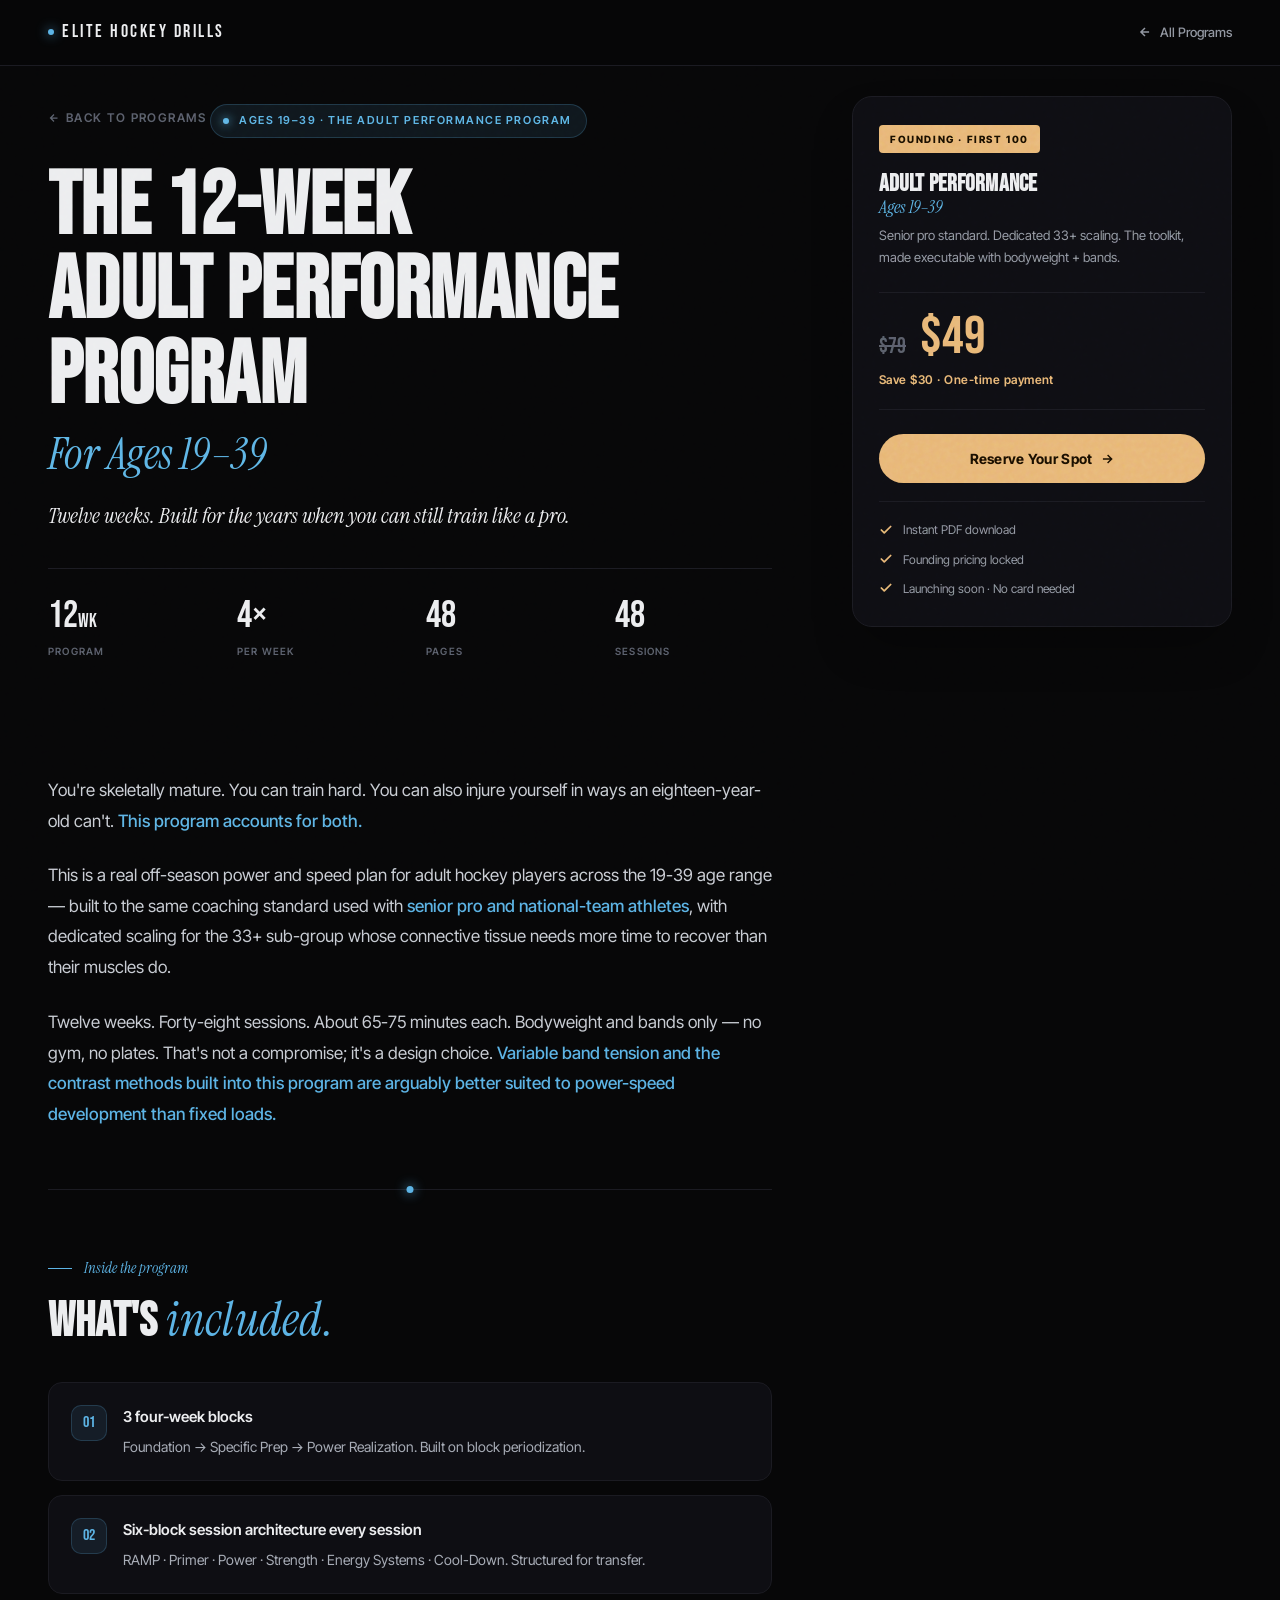
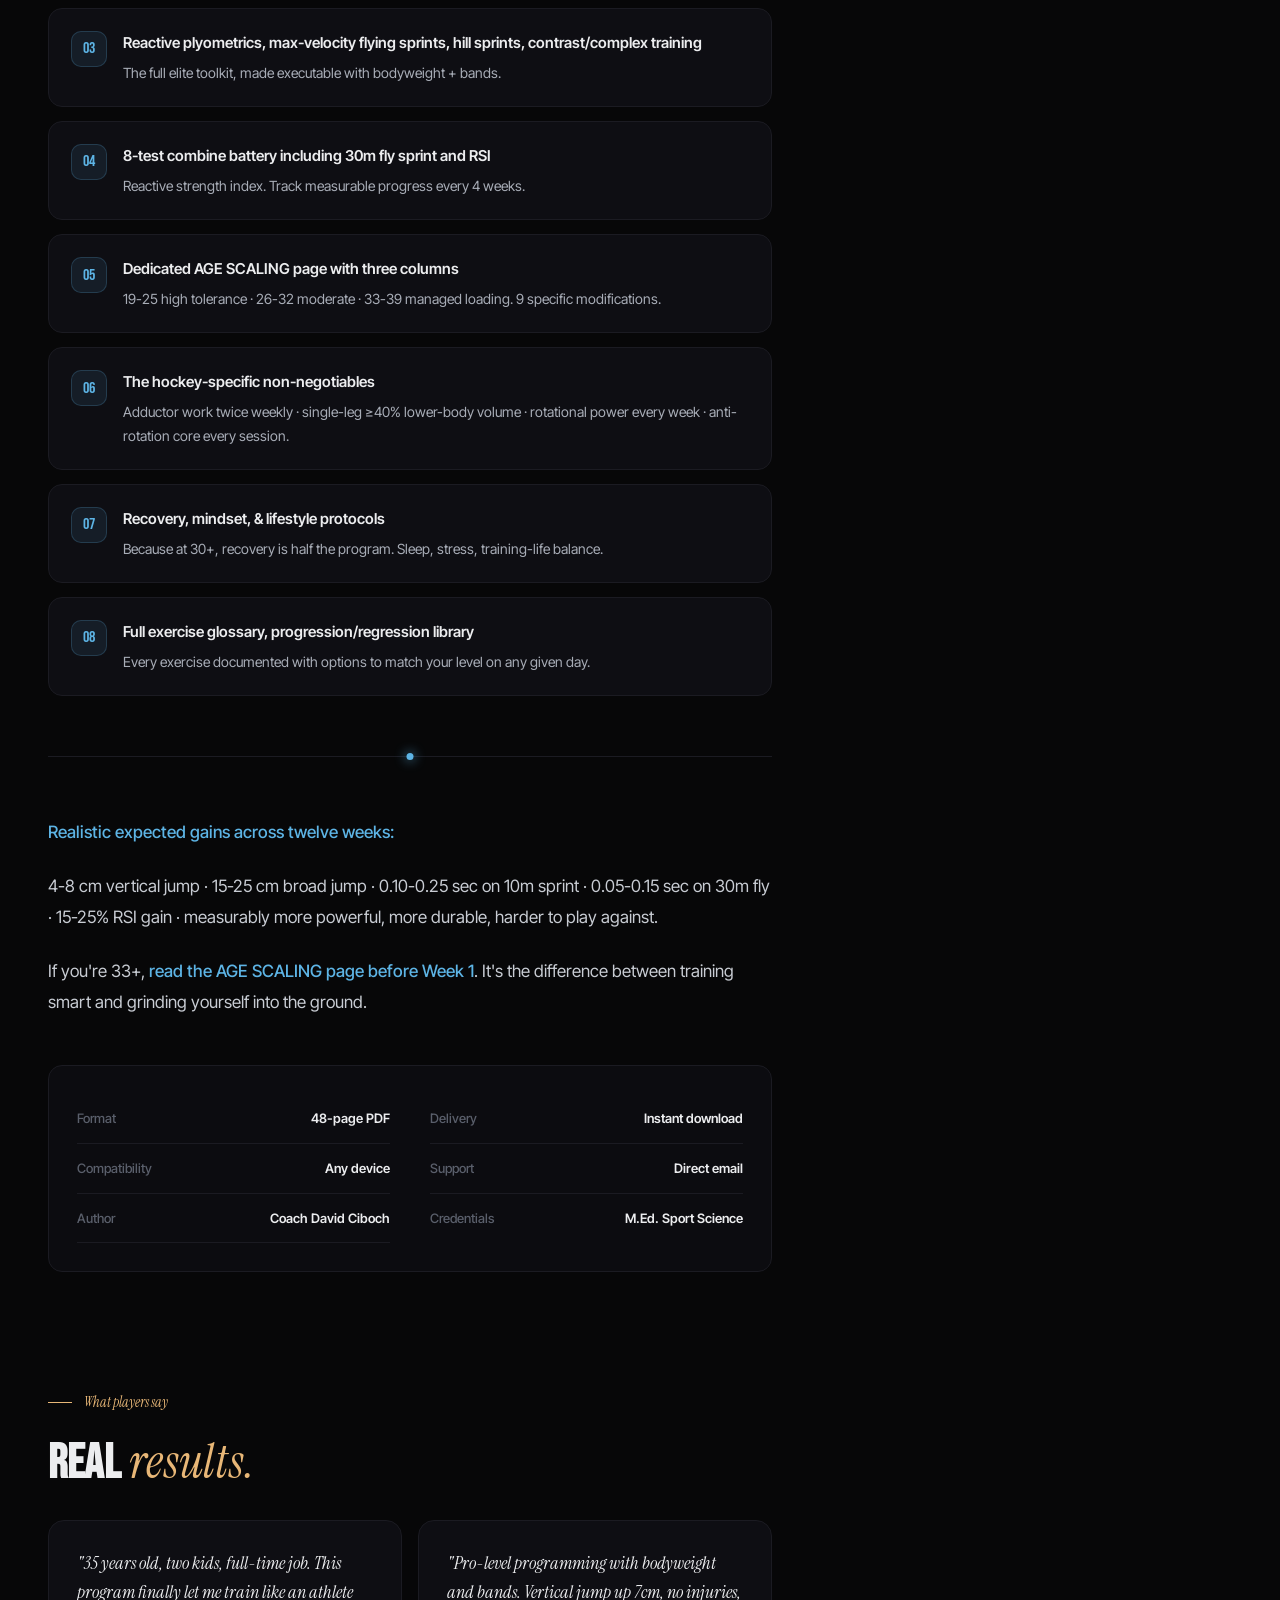
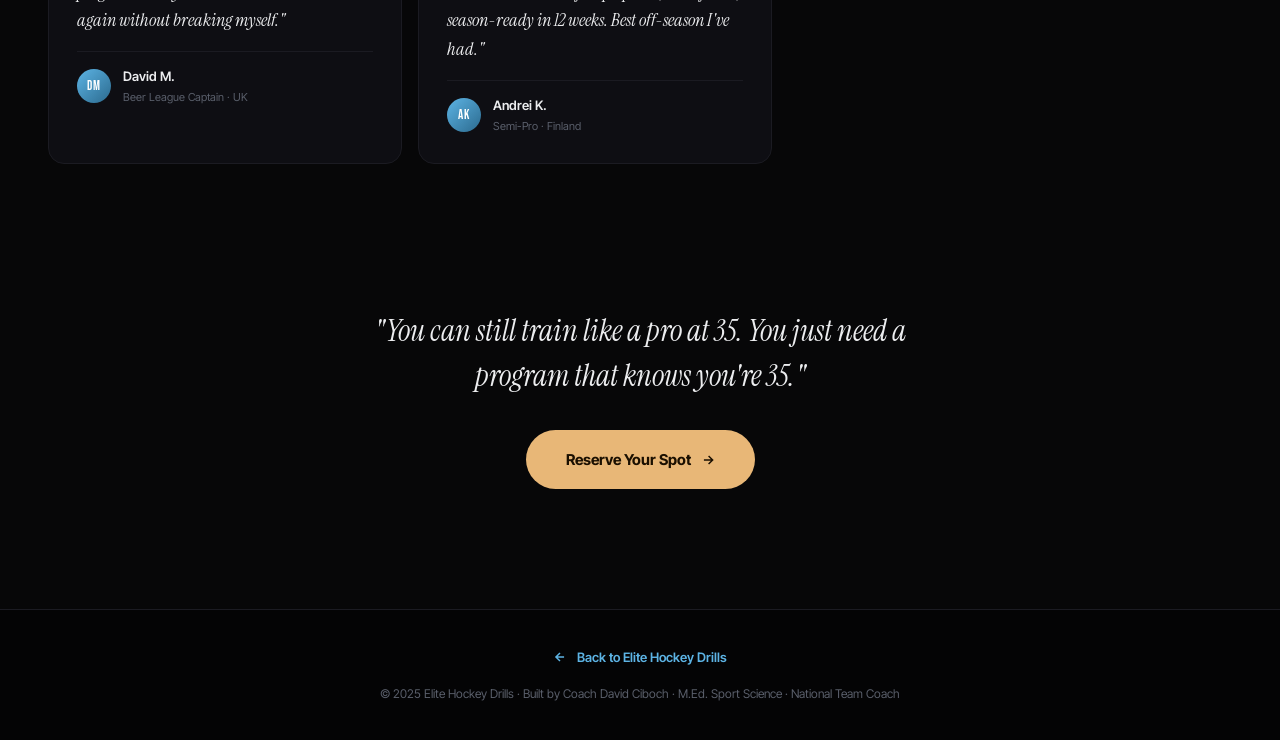
<file: program-19-39.html>
<!DOCTYPE html>
<html lang="en">
<head>
  <!-- Google tag (gtag.js) -->
  <script async src="https://www.googletagmanager.com/gtag/js?id=G-JH623WRMN8"></script>
  <script>
    window.dataLayer = window.dataLayer || [];
    function gtag(){dataLayer.push(arguments);}
    gtag('js', new Date());
    gtag('config', 'G-JH623WRMN8');
  </script>
<meta charset="UTF-8" />
<meta name="viewport" content="width=device-width, initial-scale=1.0, viewport-fit=cover" />
<meta name="theme-color" content="#070708" />
<title>12-Week Off-Ice Hockey Program — Ages 19-39 Adult Performance | Elite Hockey Drills</title>
<meta name="description" content="The adult performance program with dedicated 33+ scaling. 48-page block periodization plan for senior players. Coach David Ciboch, M.Ed. Sport Science." />
<link rel="preconnect" href="https://fonts.googleapis.com" />
<link rel="preconnect" href="https://fonts.gstatic.com" crossorigin />
<link href="https://fonts.googleapis.com/css2?family=Bebas+Neue&family=Instrument+Serif:ital@0;1&family=Inter+Tight:wght@300;400;500;600;700&display=swap" rel="stylesheet" />
<style>
:root{
  --bg:#070708;--bg-2:#0C0C10;--bg-3:#131318;
  --line:#1B1B22;--line-2:#25252E;
  --ink:#ECEDEF;--ink-2:#9398A2;--ink-3:#5A5F6B;
  --ice:#5DB4E5;--ice-soft:#5DB4E518;--ice-line:#5DB4E535;
  --warm:#E8B777;--warm-soft:#E8B77715;
  --card:#0E0E13;--green:#4FB371;
}
*,*::before,*::after{box-sizing:border-box;margin:0;padding:0;}
html{scroll-behavior:smooth;-webkit-text-size-adjust:100%;}
body{font-family:'Inter Tight',-apple-system,BlinkMacSystemFont,system-ui,sans-serif;background:var(--bg);color:var(--ink);line-height:1.6;-webkit-font-smoothing:antialiased;}
img,svg{max-width:100%;display:block;}
a{color:inherit;text-decoration:none;}
button{font-family:inherit;cursor:pointer;border:none;background:none;color:inherit;}

body::after{content:'';position:fixed;inset:0;background-image:url("data:image/svg+xml,%3Csvg viewBox='0 0 200 200' xmlns='http://www.w3.org/2000/svg'%3E%3Cfilter id='n'%3E%3CfeTurbulence type='fractalNoise' baseFrequency='0.85' numOctaves='3' stitchTiles='stitch'/%3E%3C/filter%3E%3Crect width='100%25' height='100%25' filter='url(%23n)' opacity='0.45'/%3E%3C/svg%3E");pointer-events:none;z-index:1;mix-blend-mode:overlay;opacity:.35;}

.display{font-family:'Bebas Neue',sans-serif;letter-spacing:.01em;line-height:.92;font-weight:400;}
.serif{font-family:'Instrument Serif',serif;font-style:italic;font-weight:400;letter-spacing:-.01em;}

/* NAV */
.nav{position:fixed;top:0;left:0;right:0;z-index:90;padding:16px 24px;display:flex;align-items:center;justify-content:space-between;background:rgba(7,7,8,.85);backdrop-filter:blur(18px) saturate(150%);border-bottom:1px solid var(--line);}
.nav-logo{font-family:'Bebas Neue',sans-serif;font-size:18px;letter-spacing:.14em;display:flex;align-items:center;gap:8px;}
.nav-logo .dot{width:6px;height:6px;background:var(--ice);border-radius:50%;box-shadow:0 0 12px var(--ice);}
.nav-back{display:inline-flex;align-items:center;gap:8px;font-size:13px;font-weight:500;color:var(--ink-2);transition:color .2s;}
.nav-back:hover{color:var(--ink);}

/* MOBILE STYLES (default) */
.page-wrap{padding-top:80px;}

.hero{padding:40px 24px 32px;position:relative;}
.hero-back{display:inline-flex;align-items:center;gap:6px;font-size:11px;font-weight:600;letter-spacing:.12em;text-transform:uppercase;color:var(--ink-3);margin-bottom:24px;transition:color .2s;}
.hero-back:hover{color:var(--ice);}
.hero-tag{display:inline-flex;align-items:center;gap:10px;padding:7px 14px 7px 12px;border:1px solid var(--ice-line);background:var(--ice-soft);border-radius:100px;font-size:11px;font-weight:600;letter-spacing:.14em;text-transform:uppercase;color:var(--ice);margin-bottom:24px;}
.hero-tag::before{content:'';width:6px;height:6px;background:var(--ice);border-radius:50%;box-shadow:0 0 10px var(--ice);}
.hero-h1{font-size:clamp(44px,9vw,72px);line-height:.96;margin-bottom:20px;font-family:'Bebas Neue',sans-serif;letter-spacing:.005em;}
.hero-h1 em{font-family:'Instrument Serif',serif;font-style:italic;color:var(--ice);font-weight:400;display:block;font-size:.55em;margin-top:12px;}
.hero-lead{font-family:'Instrument Serif',serif;font-style:italic;font-size:clamp(17px,3.2vw,22px);color:var(--ink);max-width:560px;margin:0 0 32px;line-height:1.5;}
.hero-meta{display:grid;grid-template-columns:repeat(4,1fr);gap:14px;padding:24px 0;border-top:1px solid var(--line);}
.hero-meta-item{display:flex;flex-direction:column;align-items:flex-start;}
.hero-meta-num{font-family:'Bebas Neue',sans-serif;font-size:28px;color:var(--ink);line-height:1;}
.hero-meta-label{font-size:9px;font-weight:600;letter-spacing:.12em;text-transform:uppercase;color:var(--ink-3);margin-top:6px;}

.price-band{background:linear-gradient(135deg,#1A1208 0%,#0E0A05 100%);border-top:1px solid rgba(232,183,119,.3);border-bottom:1px solid rgba(232,183,119,.3);padding:36px 24px;}
.price-inner{display:flex;flex-direction:column;align-items:center;gap:18px;text-align:center;max-width:480px;margin:0 auto;}
.price-badge{background:var(--warm);color:#1A0F00;font-size:10px;font-weight:800;letter-spacing:.16em;text-transform:uppercase;padding:6px 12px;border-radius:4px;}
.price-row{display:flex;align-items:baseline;gap:14px;}
.price-old{font-family:'Bebas Neue',sans-serif;font-size:28px;color:var(--ink-3);text-decoration:line-through;}
.price-now{font-family:'Bebas Neue',sans-serif;font-size:64px;color:var(--warm);line-height:.9;}
.price-save{font-size:13px;font-weight:600;color:var(--warm);}
.price-cta{display:inline-flex;align-items:center;gap:10px;padding:16px 30px;background:var(--warm);color:#1A0F00;border-radius:100px;font-size:14px;font-weight:700;width:100%;justify-content:center;}
.price-note{font-size:11px;color:var(--ink-3);}

.body-section{padding:60px 24px;}
.body-inner{max-width:760px;margin:0 auto;}
.intro-text{font-size:16px;line-height:1.75;color:var(--ink);margin-bottom:22px;}
.intro-text strong{color:var(--ice);font-weight:500;}
.divider{height:1px;background:var(--line);margin:48px 0;position:relative;}
.divider::after{content:'';position:absolute;top:-3px;left:50%;transform:translateX(-50%);width:7px;height:7px;background:var(--ice);border-radius:50%;box-shadow:0 0 12px var(--ice);}
.section-label{display:inline-flex;align-items:center;gap:12px;font-family:'Instrument Serif',serif;font-style:italic;font-size:14px;color:var(--ice);margin-bottom:16px;}
.section-label::before{content:'';width:24px;height:1px;background:var(--ice);}
.section-h{font-family:'Bebas Neue',sans-serif;font-size:clamp(34px,7vw,48px);line-height:1;letter-spacing:.005em;margin-bottom:32px;}
.section-h em{font-family:'Instrument Serif',serif;font-style:italic;color:var(--ice);font-weight:400;}

.features{list-style:none;display:flex;flex-direction:column;gap:14px;}
.feature-item{display:flex;gap:16px;padding:20px;background:var(--card);border:1px solid var(--line);border-radius:14px;transition:border-color .2s, transform .2s;}
.feature-item:hover{border-color:var(--ice-line);transform:translateY(-2px);}
.feature-icon{flex-shrink:0;width:36px;height:36px;background:var(--ice-soft);border:1px solid var(--ice-line);border-radius:10px;display:flex;align-items:center;justify-content:center;font-family:'Bebas Neue',sans-serif;font-size:16px;color:var(--ice);}
.feature-text{flex:1;}
.feature-text strong{display:block;color:var(--ink);font-size:15px;font-weight:600;margin-bottom:6px;}
.feature-text p{color:var(--ink-2);font-size:14px;line-height:1.65;}

.meta-box{margin-top:40px;padding:24px;background:var(--bg-2);border:1px solid var(--line);border-radius:14px;}
.meta-row{display:flex;justify-content:space-between;align-items:center;padding:12px 0;border-bottom:1px solid var(--line);font-size:13.5px;}
.meta-row:last-child{border-bottom:none;}
.meta-row-label{color:var(--ink-3);font-weight:500;}
.meta-row-value{color:var(--ink);font-weight:600;text-align:right;}

.closing{padding:60px 24px 80px;text-align:center;}
.closing-inner{max-width:600px;margin:0 auto;}
.closing-quote{font-family:'Instrument Serif',serif;font-style:italic;font-size:clamp(20px,3.5vw,26px);line-height:1.5;color:var(--ink);margin-bottom:32px;}
.closing-cta{display:inline-flex;align-items:center;gap:10px;padding:18px 36px;background:var(--warm);color:#1A0F00;border-radius:100px;font-size:15px;font-weight:700;}

.footer{background:#040405;border-top:1px solid var(--line);padding:36px 24px;text-align:center;}
.footer-back{display:inline-flex;align-items:center;gap:10px;color:var(--ice);font-size:13px;font-weight:600;margin-bottom:16px;}
.footer p{color:var(--ink-3);font-size:12px;line-height:1.7;}

/* Hide desktop-only elements on mobile */
.desktop-only{display:none;}

/* MODAL */
.modal{position:fixed;inset:0;z-index:200;background:rgba(7,7,8,.85);backdrop-filter:blur(8px);display:flex;align-items:center;justify-content:center;padding:24px;opacity:0;pointer-events:none;transition:opacity .25s;}
.modal.open{opacity:1;pointer-events:auto;}
.modal-card{background:var(--bg-2);border:1px solid var(--line-2);border-radius:20px;max-width:460px;width:100%;padding:32px 26px;position:relative;transform:scale(.95);transition:transform .25s;}
.modal.open .modal-card{transform:scale(1);}
.modal-close{position:absolute;top:14px;right:14px;width:32px;height:32px;border-radius:50%;background:var(--bg-3);color:var(--ink-2);font-size:18px;display:flex;align-items:center;justify-content:center;}
.modal-close:hover{background:var(--line-2);color:var(--ink);}
.modal-badge{display:inline-block;background:var(--ice);color:#001626;font-size:10px;font-weight:800;letter-spacing:.16em;text-transform:uppercase;padding:5px 11px;border-radius:4px;margin-bottom:16px;}
.modal-h{font-family:'Bebas Neue',sans-serif;font-size:30px;line-height:1;margin-bottom:10px;}
.modal-h em{font-family:'Instrument Serif',serif;font-style:italic;color:var(--ice);font-weight:400;}
.modal-text{color:var(--ink-2);font-size:14px;line-height:1.65;margin-bottom:20px;}
.modal-text strong{color:var(--ink);}
.modal-input{width:100%;background:rgba(255,255,255,.04);border:1px solid var(--line-2);border-radius:100px;padding:14px 20px;color:var(--ink);font-size:14px;outline:none;margin-bottom:12px;transition:border-color .2s;}
.modal-input:focus{border-color:var(--ice);}
.modal-input::placeholder{color:var(--ink-3);}
.modal-btn{width:100%;padding:14px 20px;background:var(--ice);color:#001626;border-radius:100px;font-size:14px;font-weight:700;}
.modal-btn:hover{background:#7BC6F0;}
.modal-note{font-size:11px;color:var(--ink-3);text-align:center;margin-top:10px;}
.modal-success{text-align:center;padding:16px 0;}
.modal-success-icon{width:56px;height:56px;background:var(--green);border-radius:50%;display:flex;align-items:center;justify-content:center;margin:0 auto 16px;font-size:26px;color:#fff;}
.modal-success h3{font-family:'Bebas Neue',sans-serif;font-size:26px;margin-bottom:10px;}
.modal-success p{color:var(--ink-2);font-size:14px;line-height:1.65;}

/* ==========================================================
   DESKTOP (≥1024px) — Apple-style 2-column with sticky card
   ========================================================== */
@media(min-width:1024px){
  .nav{padding:18px 48px;}
  .price-band{display:none;}

  .page-wrap{padding-top:72px;}

  .desktop-layout{
    max-width:1280px;
    margin:0 auto;
    padding:0 48px;
    display:grid;
    grid-template-columns:1fr 380px;
    gap:80px;
    align-items:start;
  }
  .desktop-main{min-width:0;}
  .desktop-aside{
    position:sticky;
    top:96px;
    align-self:start;
  }

  .hero{padding:32px 0 40px;}
  .hero-back{margin-bottom:32px;font-size:12px;}
  .hero-tag{margin-bottom:28px;font-size:11px;}
  .hero-h1{font-size:clamp(64px,7vw,88px);margin-bottom:24px;}
  .hero-h1 em{font-size:.5em;margin-top:14px;}
  .hero-lead{font-size:22px;margin-bottom:36px;max-width:600px;}
  .hero-meta{padding:28px 0;gap:32px;}
  .hero-meta-num{font-size:38px;}
  .hero-meta-label{font-size:10px;margin-top:8px;}

  .body-section{padding:48px 0 80px;}
  .body-inner{max-width:none;padding:0;}
  .intro-text{font-size:17px;line-height:1.8;margin-bottom:24px;}
  .divider{margin:60px 0;}
  .section-label{font-size:15px;}
  .section-h{font-size:48px;margin-bottom:36px;}
  .features{gap:14px;}
  .feature-item{padding:22px;}
  .meta-box{margin-top:48px;padding:28px;display:grid;grid-template-columns:1fr 1fr;gap:0 40px;}
  .meta-row{font-size:13px;padding:14px 0;}

  .closing{padding:80px 48px 120px;}
  .closing-quote{font-size:30px;line-height:1.5;}
  .closing-cta{padding:20px 40px;font-size:15px;}

  /* Purchase card (desktop only) */
  .purchase-card{
    background:var(--card);
    border:1px solid var(--line);
    border-radius:20px;
    overflow:hidden;
    box-shadow:0 24px 48px -12px rgba(0,0,0,.4);
  }
  .purchase-image{
    width:100%;
    aspect-ratio:4/3;
    object-fit:cover;
    display:block;
    border-bottom:1px solid var(--line);
  }
  .purchase-body{padding:28px 26px;}
  .purchase-badge{display:inline-block;background:var(--warm);color:#1A0F00;font-size:10px;font-weight:800;letter-spacing:.16em;text-transform:uppercase;padding:6px 11px;border-radius:4px;margin-bottom:18px;}
  .purchase-title{font-family:'Bebas Neue',sans-serif;font-size:24px;line-height:1.05;color:var(--ink);margin-bottom:8px;letter-spacing:.005em;}
  .purchase-title em{font-family:'Instrument Serif',serif;font-style:italic;color:var(--ice);font-weight:400;font-size:.75em;display:block;margin-top:2px;}
  .purchase-desc{color:var(--ink-2);font-size:13px;line-height:1.65;margin-bottom:24px;}
  .purchase-price-block{padding:20px 0;border-top:1px solid var(--line);border-bottom:1px solid var(--line);margin-bottom:24px;}
  .purchase-price-row{display:flex;align-items:baseline;gap:14px;margin-bottom:6px;}
  .purchase-price-old{font-family:'Bebas Neue',sans-serif;font-size:22px;color:var(--ink-3);text-decoration:line-through;}
  .purchase-price-now{font-family:'Bebas Neue',sans-serif;font-size:54px;color:var(--warm);line-height:.9;}
  .purchase-save{font-size:12px;color:var(--warm);font-weight:600;letter-spacing:.04em;}
  .purchase-cta{
    width:100%;display:inline-flex;align-items:center;justify-content:center;gap:8px;
    padding:16px;background:var(--warm);color:#1A0F00;border:none;border-radius:100px;
    font-size:14px;font-weight:700;letter-spacing:.02em;transition:all .2s;
    margin-bottom:18px;font-family:inherit;cursor:pointer;
  }
  .purchase-cta:hover{transform:translateY(-2px);box-shadow:0 12px 28px -6px rgba(232,183,119,.4);}
  .purchase-trust{display:flex;flex-direction:column;gap:10px;padding-top:18px;border-top:1px solid var(--line);}
  .purchase-trust-item{display:flex;align-items:center;gap:10px;font-size:12px;color:var(--ink-2);}
  .purchase-trust-item::before{
    content:'';width:14px;height:14px;flex-shrink:0;
    background-image:url("data:image/svg+xml,%3Csvg xmlns='http://www.w3.org/2000/svg' width='14' height='14' viewBox='0 0 24 24' fill='none' stroke='%23E8B777' stroke-width='3' stroke-linecap='round' stroke-linejoin='round'%3E%3Cpolyline points='20 6 9 17 4 12'/%3E%3C/svg%3E");
    background-size:contain;background-repeat:no-repeat;
  }

  .desktop-only{display:block;}
}

@media(min-width:1400px){
  .desktop-layout{gap:100px;padding:0 60px;}
}
/* =========================================================
   PREMIUM POLISH — Hover effects, animations, glow, parallax
   ========================================================= */

/* Scroll fade-up animation */
.reveal{
  opacity:0;
  transform:translateY(24px);
  transition:opacity .9s cubic-bezier(.2,.7,.2,1), transform .9s cubic-bezier(.2,.7,.2,1);
  will-change:opacity, transform;
}
.reveal.in{opacity:1;transform:translateY(0);}
@media(prefers-reduced-motion:reduce){
  .reveal{opacity:1;transform:none;transition:none;}
}

/* Hero — no fancy glow effects, just clean content */
.hero{position:relative;}

/* Premium hover effects for ALL gold buttons (CTA, price-cta, closing-cta, purchase-cta) */
.purchase-cta,
.price-cta,
.closing-cta{
  position:relative;
  overflow:hidden;
  transition:transform .35s cubic-bezier(.2,.7,.2,1), box-shadow .35s cubic-bezier(.2,.7,.2,1), background .25s ease;
}
.purchase-cta::after,
.price-cta::after,
.closing-cta::after{
  content:'';
  position:absolute;
  inset:0;
  background:linear-gradient(120deg, transparent 0%, rgba(255,255,255,.25) 50%, transparent 100%);
  transform:translateX(-120%);
  transition:transform .9s cubic-bezier(.2,.7,.2,1);
  pointer-events:none;
}
.purchase-cta:hover,
.price-cta:hover,
.closing-cta:hover{
  transform:translateY(-3px);
  box-shadow:
    0 18px 40px -10px rgba(232,183,119,.45),
    0 0 0 1px rgba(232,183,119,.3),
    0 0 60px -8px rgba(232,183,119,.35);
  background:#F2C589;
}
.purchase-cta:hover::after,
.price-cta:hover::after,
.closing-cta:hover::after{
  transform:translateX(120%);
}
.purchase-cta:active,
.price-cta:active,
.closing-cta:active{
  transform:translateY(-1px);
  transition:transform .1s ease;
}

/* Arrow slides on button hover */
.purchase-cta svg,
.price-cta svg,
.closing-cta svg{
  transition:transform .35s cubic-bezier(.2,.7,.2,1);
}
.purchase-cta:hover svg,
.price-cta:hover svg,
.closing-cta:hover svg{
  transform:translateX(4px);
}

/* Feature card refined hover */
.feature-item{
  transition:transform .35s cubic-bezier(.2,.7,.2,1), border-color .35s, box-shadow .35s;
}
.feature-item:hover{
  transform:translateY(-3px);
  border-color:var(--ice-line);
  box-shadow:0 16px 32px -12px rgba(0,0,0,.4), 0 0 0 1px var(--ice-line);
}

/* Purchase card subtle glow */
.purchase-card{
  position:relative;
  transition:box-shadow .4s ease;
}
.purchase-card::before{
  content:'';
  position:absolute;
  inset:-1px;
  border-radius:20px;
  background:linear-gradient(135deg, rgba(232,183,119,.18) 0%, rgba(232,183,119,0) 50%);
  z-index:-1;
  opacity:.5;
  transition:opacity .4s ease;
}
.purchase-card:hover::before{opacity:1;}

/* Back link hover refinement */
.hero-back,
.nav-back{transition:color .25s ease, transform .25s ease;}
.hero-back:hover,
.nav-back:hover{transform:translateX(-3px);}
.hero-back svg,
.nav-back svg{transition:transform .25s ease;}

/* Section dividers — refined dot */
.divider::after{
  transition:box-shadow .4s ease, transform .4s ease;
}
.divider:hover::after{
  box-shadow:0 0 18px var(--ice);
  transform:translateX(-50%) scale(1.2);
}

/* =========================================================
   TESTIMONIALS SECTION
   ========================================================= */
.testimonials{padding:48px 24px;}
.testimonials-inner{max-width:760px;margin:0 auto;}
.testimonial-label{
  display:inline-flex;align-items:center;gap:12px;
  font-family:'Instrument Serif',serif;font-style:italic;font-size:14px;
  color:var(--warm);margin-bottom:24px;
}
.testimonial-label::before{
  content:'';width:24px;height:1px;background:var(--warm);
}
.testimonials-h{
  font-family:'Bebas Neue',sans-serif;
  font-size:clamp(34px,7vw,48px);line-height:1;
  letter-spacing:.005em;margin-bottom:32px;
}
.testimonials-h em{font-family:'Instrument Serif',serif;font-style:italic;color:var(--warm);font-weight:400;}
.testimonial-grid{display:flex;flex-direction:column;gap:16px;}
.testimonial{
  background:var(--card);
  border:1px solid var(--line);
  border-radius:16px;
  padding:24px;
  position:relative;
  transition:transform .35s cubic-bezier(.2,.7,.2,1), border-color .35s;
}
.testimonial:hover{transform:translateY(-2px);border-color:var(--warm-soft);}
.testimonial-quote{
  font-family:'Instrument Serif',serif;font-style:italic;
  font-size:17px;line-height:1.55;color:var(--ink);
  margin-bottom:16px;
}
.testimonial-author{
  display:flex;align-items:center;gap:12px;
  padding-top:14px;border-top:1px solid var(--line);
}
.testimonial-avatar{
  width:34px;height:34px;border-radius:50%;
  background:linear-gradient(135deg, var(--ice) 0%, #2B6A8E 100%);
  display:flex;align-items:center;justify-content:center;
  font-family:'Bebas Neue',sans-serif;font-size:13px;color:#fff;
  flex-shrink:0;letter-spacing:.04em;
}
.testimonial-name{font-size:13px;font-weight:600;color:var(--ink);}
.testimonial-meta{font-size:11px;color:var(--ink-3);margin-top:2px;}

@media(min-width:1024px){
  .testimonials{padding:32px 0 64px;}
  .testimonials-inner{max-width:none;padding:0;}
  .testimonial-grid{flex-direction:row;gap:16px;}
  .testimonial{flex:1;padding:28px;}
  .testimonial-quote{font-size:18px;line-height:1.6;}
}

/* =========================================================
   TYPOGRAPHY POLISH
   ========================================================= */
.hero-h1{font-feature-settings:"ss01","kern";}
.hero-lead,.closing-quote,.testimonial-quote{font-feature-settings:"liga","dlig","kern";}
.section-h{font-feature-settings:"ss01","kern";}

/* Tighter ink-2 color for body text — more readable */
.intro-text{color:#C8CCD3;}
.feature-text p{color:#A8ADB7;}
</style>
</head>
<body>

<header class="nav">
  <a href="index.html" class="nav-logo"><span class="dot"></span>ELITE HOCKEY DRILLS</a>
  <a href="index.html#tiers" class="nav-back">
    <svg width="14" height="14" viewBox="0 0 24 24" fill="none" stroke="currentColor" stroke-width="2.5"><path d="M19 12H5M12 19l-7-7 7-7"/></svg>
    All Programs
  </a>
</header>

<div class="page-wrap">

  <!-- DESKTOP: 2-column grid wraps hero + body + meta. Mobile: just stacks normally. -->
  <div class="desktop-layout">

    <main class="desktop-main">

      <section class="hero">
        <a href="index.html#tiers" class="hero-back">
          <svg width="12" height="12" viewBox="0 0 24 24" fill="none" stroke="currentColor" stroke-width="2.5"><path d="M19 12H5M12 19l-7-7 7-7"/></svg>
          Back to Programs
        </a>
        <div class="hero-tag">Ages 19–39 · The Adult Performance Program</div>
        <h1 class="hero-h1">The 12-Week<br>Adult Performance Program<em>For Ages 19–39</em></h1>
        <p class="hero-lead">Twelve weeks. Built for the years when you can still train like a pro.</p>
        <div class="hero-meta">
          <div class="hero-meta-item"><div class="hero-meta-num">12<small style="font-size:.5em">wk</small></div><div class="hero-meta-label">Program</div></div>
          <div class="hero-meta-item"><div class="hero-meta-num">4×</div><div class="hero-meta-label">Per Week</div></div>
          <div class="hero-meta-item"><div class="hero-meta-num">48</div><div class="hero-meta-label">Pages</div></div>
          <div class="hero-meta-item"><div class="hero-meta-num">48</div><div class="hero-meta-label">Sessions</div></div>
        </div>
      </section>

      <!-- MOBILE ONLY price band (hidden on desktop) -->
      <section class="price-band">
        <div class="price-inner">
          <span class="price-badge">Founding · First 100</span>
          <div class="price-row">
            <span class="price-old">$79</span>
            <span class="price-now">$49</span>
          </div>
          <div class="price-save">Save $30 · One-time payment</div>
          <button class="price-cta" onclick="openModal()">
            Reserve Your Spot
            <svg width="14" height="14" viewBox="0 0 24 24" fill="none" stroke="currentColor" stroke-width="2.5"><path d="M5 12h14M13 5l7 7-7 7"/></svg>
          </button>
          <p class="price-note">Launching soon · No card needed now</p>
        </div>
      </section>

      <section class="body-section">
        <div class="body-inner">
          <p class="intro-text reveal">You're skeletally mature. You can train hard. You can also injure yourself in ways an eighteen-year-old can't. <strong>This program accounts for both.</strong></p>
          <p class="intro-text reveal">This is a real off-season power and speed plan for adult hockey players across the 19-39 age range — built to the same coaching standard used with <strong>senior pro and national-team athletes</strong>, with dedicated scaling for the 33+ sub-group whose connective tissue needs more time to recover than their muscles do.</p>
          <p class="intro-text reveal">Twelve weeks. Forty-eight sessions. About 65-75 minutes each. Bodyweight and bands only — no gym, no plates. That's not a compromise; it's a design choice. <strong>Variable band tension and the contrast methods built into this program are arguably better suited to power-speed development than fixed loads.</strong></p>

          <div class="divider reveal"></div>

          <div class="section-label reveal">Inside the program</div>
          <h2 class="section-h reveal">What's <em>included.</em></h2>

          <ul class="features reveal">
            <li class="feature-item">
              <div class="feature-icon">01</div>
              <div class="feature-text">
                <strong>3 four-week blocks</strong>
                <p>Foundation → Specific Prep → Power Realization. Built on block periodization.</p>
              </div>
            </li>
            <li class="feature-item">
              <div class="feature-icon">02</div>
              <div class="feature-text">
                <strong>Six-block session architecture every session</strong>
                <p>RAMP · Primer · Power · Strength · Energy Systems · Cool-Down. Structured for transfer.</p>
              </div>
            </li>
            <li class="feature-item">
              <div class="feature-icon">03</div>
              <div class="feature-text">
                <strong>Reactive plyometrics, max-velocity flying sprints, hill sprints, contrast/complex training</strong>
                <p>The full elite toolkit, made executable with bodyweight + bands.</p>
              </div>
            </li>
            <li class="feature-item">
              <div class="feature-icon">04</div>
              <div class="feature-text">
                <strong>8-test combine battery including 30m fly sprint and RSI</strong>
                <p>Reactive strength index. Track measurable progress every 4 weeks.</p>
              </div>
            </li>
            <li class="feature-item">
              <div class="feature-icon">05</div>
              <div class="feature-text">
                <strong>Dedicated AGE SCALING page with three columns</strong>
                <p>19-25 high tolerance · 26-32 moderate · 33-39 managed loading. 9 specific modifications.</p>
              </div>
            </li>
            <li class="feature-item">
              <div class="feature-icon">06</div>
              <div class="feature-text">
                <strong>The hockey-specific non-negotiables</strong>
                <p>Adductor work twice weekly · single-leg ≥40% lower-body volume · rotational power every week · anti-rotation core every session.</p>
              </div>
            </li>
            <li class="feature-item">
              <div class="feature-icon">07</div>
              <div class="feature-text">
                <strong>Recovery, mindset, &amp; lifestyle protocols</strong>
                <p>Because at 30+, recovery is half the program. Sleep, stress, training-life balance.</p>
              </div>
            </li>
            <li class="feature-item">
              <div class="feature-icon">08</div>
              <div class="feature-text">
                <strong>Full exercise glossary, progression/regression library</strong>
                <p>Every exercise documented with options to match your level on any given day.</p>
              </div>
            </li>
          </ul>

          <div class="divider reveal"></div>

          <p class="intro-text reveal"><strong>Realistic expected gains across twelve weeks:</strong></p>
          <p class="intro-text reveal">4-8 cm vertical jump · 15-25 cm broad jump · 0.10-0.25 sec on 10m sprint · 0.05-0.15 sec on 30m fly · 15-25% RSI gain · measurably more powerful, more durable, harder to play against.</p>
          <p class="intro-text reveal">If you're 33+, <strong>read the AGE SCALING page before Week 1</strong>. It's the difference between training smart and grinding yourself into the ground.</p>

          <div class="meta-box reveal">
            <div class="meta-row"><span class="meta-row-label">Format</span><span class="meta-row-value">48-page PDF</span></div>
            <div class="meta-row"><span class="meta-row-label">Delivery</span><span class="meta-row-value">Instant download</span></div>
            <div class="meta-row"><span class="meta-row-label">Compatibility</span><span class="meta-row-value">Any device</span></div>
            <div class="meta-row"><span class="meta-row-label">Support</span><span class="meta-row-value">Direct email</span></div>
            <div class="meta-row"><span class="meta-row-label">Author</span><span class="meta-row-value">Coach David Ciboch</span></div>
            <div class="meta-row"><span class="meta-row-label">Credentials</span><span class="meta-row-value">M.Ed. Sport Science</span></div>
          </div>
        </div>
      </section>


      <!-- Testimonials -->
      <section class="testimonials reveal">
        <div class="testimonials-inner">
          <div class="testimonial-label">What players say</div>
          <h2 class="testimonials-h">Real <em>results.</em></h2>
          <div class="testimonial-grid">
            <div class="testimonial">
              <p class="testimonial-quote">"35 years old, two kids, full-time job. This program finally let me train like an athlete again without breaking myself."</p>
              <div class="testimonial-author">
                <div class="testimonial-avatar">DM</div>
                <div>
                  <div class="testimonial-name">David M.</div>
                  <div class="testimonial-meta">Beer League Captain · UK</div>
                </div>
              </div>
            </div>
            <div class="testimonial">
              <p class="testimonial-quote">"Pro-level programming with bodyweight and bands. Vertical jump up 7cm, no injuries, season-ready in 12 weeks. Best off-season I've had."</p>
              <div class="testimonial-author">
                <div class="testimonial-avatar">AK</div>
                <div>
                  <div class="testimonial-name">Andrei K.</div>
                  <div class="testimonial-meta">Semi-Pro · Finland</div>
                </div>
              </div>
            </div>
          </div>
        </div>
      </section>

    </main>

    <!-- DESKTOP-ONLY: sticky purchase card on the right -->
    <aside class="desktop-aside desktop-only">
      <div class="purchase-card">
        <div class="purchase-body">
          <div class="purchase-badge">Founding · First 100</div>
          <h3 class="purchase-title">Adult Performance<em>Ages 19–39</em></h3>
          <p class="purchase-desc">Senior pro standard. Dedicated 33+ scaling. The toolkit, made executable with bodyweight + bands.</p>
          <div class="purchase-price-block">
            <div class="purchase-price-row">
              <span class="purchase-price-old">$79</span>
              <span class="purchase-price-now">$49</span>
            </div>
            <div class="purchase-save">Save $30 · One-time payment</div>
          </div>
          <button class="purchase-cta" onclick="openModal()">
            Reserve Your Spot
            <svg width="14" height="14" viewBox="0 0 24 24" fill="none" stroke="currentColor" stroke-width="2.5"><path d="M5 12h14M13 5l7 7-7 7"/></svg>
          </button>
          <div class="purchase-trust">
            <div class="purchase-trust-item">Instant PDF download</div>
            <div class="purchase-trust-item">Founding pricing locked</div>
            <div class="purchase-trust-item">Launching soon · No card needed</div>
          </div>
        </div>
      </div>
    </aside>

  </div>

  <!-- Closing section: full width, no sidebar -->
  <section class="closing">
    <div class="closing-inner reveal">
      <p class="closing-quote">"You can still train like a pro at 35. You just need a program that knows you're 35."</p>
      <button class="closing-cta" onclick="openModal()">
        Reserve Your Spot
        <svg width="14" height="14" viewBox="0 0 24 24" fill="none" stroke="currentColor" stroke-width="2.5"><path d="M5 12h14M13 5l7 7-7 7"/></svg>
      </button>
    </div>
  </section>

  <footer class="footer">
    <a href="index.html" class="footer-back">
      <svg width="14" height="14" viewBox="0 0 24 24" fill="none" stroke="currentColor" stroke-width="2.5"><path d="M19 12H5M12 19l-7-7 7-7"/></svg>
      Back to Elite Hockey Drills
    </a>
    <p>© 2025 Elite Hockey Drills · Built by Coach David Ciboch · M.Ed. Sport Science · National Team Coach</p>
  </footer>

</div>

<!-- RESERVATION MODAL -->
<div class="modal" id="reserveModal" onclick="if(event.target===this)closeModal()">
  <div class="modal-card">
    <button class="modal-close" onclick="closeModal()">×</button>
    <div id="modalForm">
      <span class="modal-badge">Launching Soon</span>
      <h3 class="modal-h">Reserve <em>your spot.</em></h3>
      <p class="modal-text">Enter your email and we'll notify you <strong>the moment this program is live</strong>. Founding members get first access at the $49 price before it goes to $79.</p>
      <form onsubmit="reserveSubmit(event)">
        <input type="email" required placeholder="Your email address" class="modal-input" id="reserveEmail" />
        <button type="submit" class="modal-btn">Reserve My Spot →</button>
      </form>
      <p class="modal-note">No spam · No card needed · Founding member benefits guaranteed</p>
    </div>
    <div id="modalSuccess" style="display:none;">
      <div class="modal-success">
        <div class="modal-success-icon">✓</div>
        <h3>You're on the list.</h3>
        <p>We'll email you the moment this program is live. Founding member pricing is yours.</p>
      </div>
    </div>
  </div>
</div>

<script>
function openModal(){
  document.getElementById('reserveModal').classList.add('open');
  document.body.style.overflow='hidden';
}
function closeModal(){
  document.getElementById('reserveModal').classList.remove('open');
  document.body.style.overflow='';
  setTimeout(()=>{
    document.getElementById('modalForm').style.display='block';
    document.getElementById('modalSuccess').style.display='none';
  }, 300);
}
function reserveSubmit(e){
  e.preventDefault();
  const email = document.getElementById('reserveEmail').value;
  console.log('Reservation: ages 19-39 program', email);
  document.getElementById('modalForm').style.display='none';
  document.getElementById('modalSuccess').style.display='block';
  setTimeout(()=>{
    closeModal();
    e.target.reset();
  }, 3500);
}
document.addEventListener('keydown',(e)=>{
  if(e.key==='Escape')closeModal();
});

/* Scroll reveal — fade up as elements enter viewport */
(function(){
  const reduced = window.matchMedia('(prefers-reduced-motion: reduce)').matches;
  const els = document.querySelectorAll('.reveal');
  if(reduced){
    els.forEach(el => el.classList.add('in'));
    return;
  }
  if(!('IntersectionObserver' in window)){
    els.forEach(el => el.classList.add('in'));
    return;
  }
  const io = new IntersectionObserver((entries)=>{
    entries.forEach(entry=>{
      if(entry.isIntersecting){
        entry.target.classList.add('in');
        io.unobserve(entry.target);
      }
    });
  }, {rootMargin:'0px 0px -8% 0px', threshold:0});

  // First, immediately reveal anything already in viewport on load
  function isInViewport(el){
    const r = el.getBoundingClientRect();
    return r.top < window.innerHeight && r.bottom > 0;
  }
  els.forEach(el => {
    if(isInViewport(el)){
      el.classList.add('in');
    } else {
      io.observe(el);
    }
  });
})();
</script>
</body>
</html>
</file>
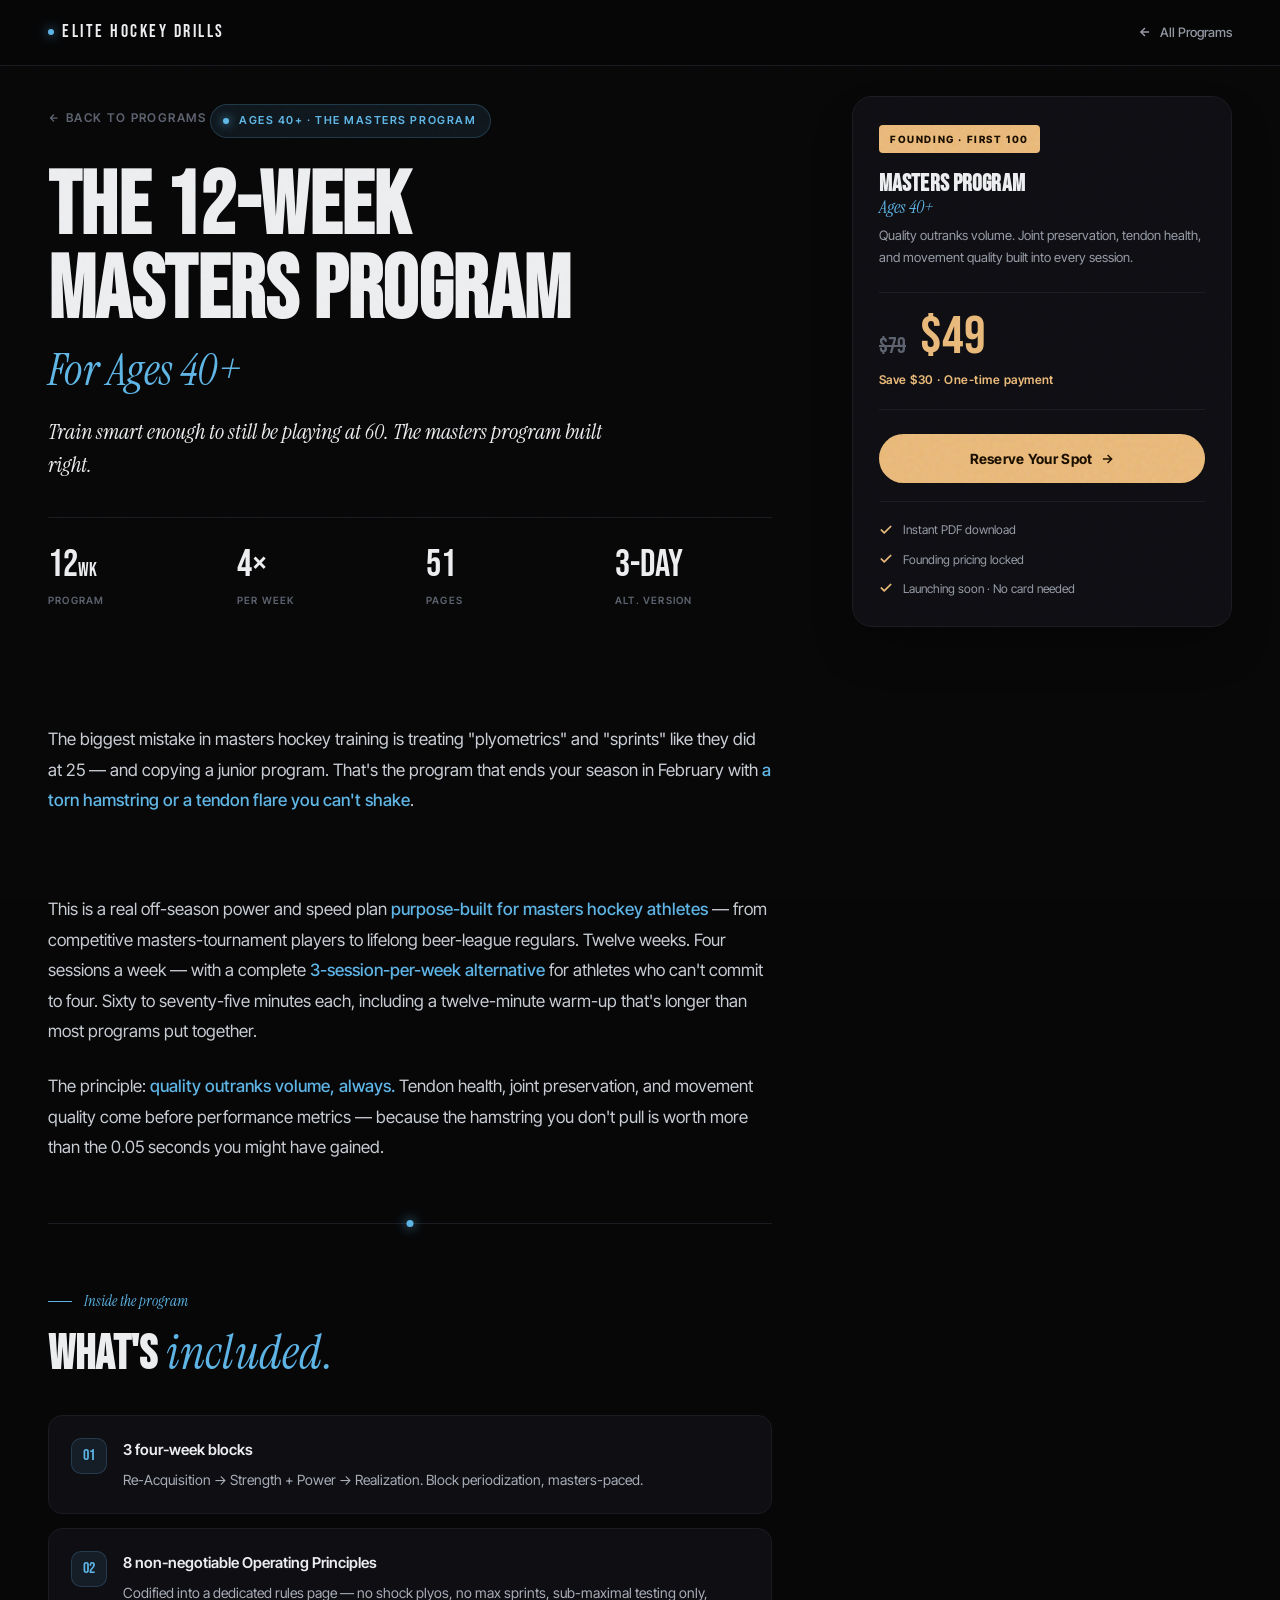
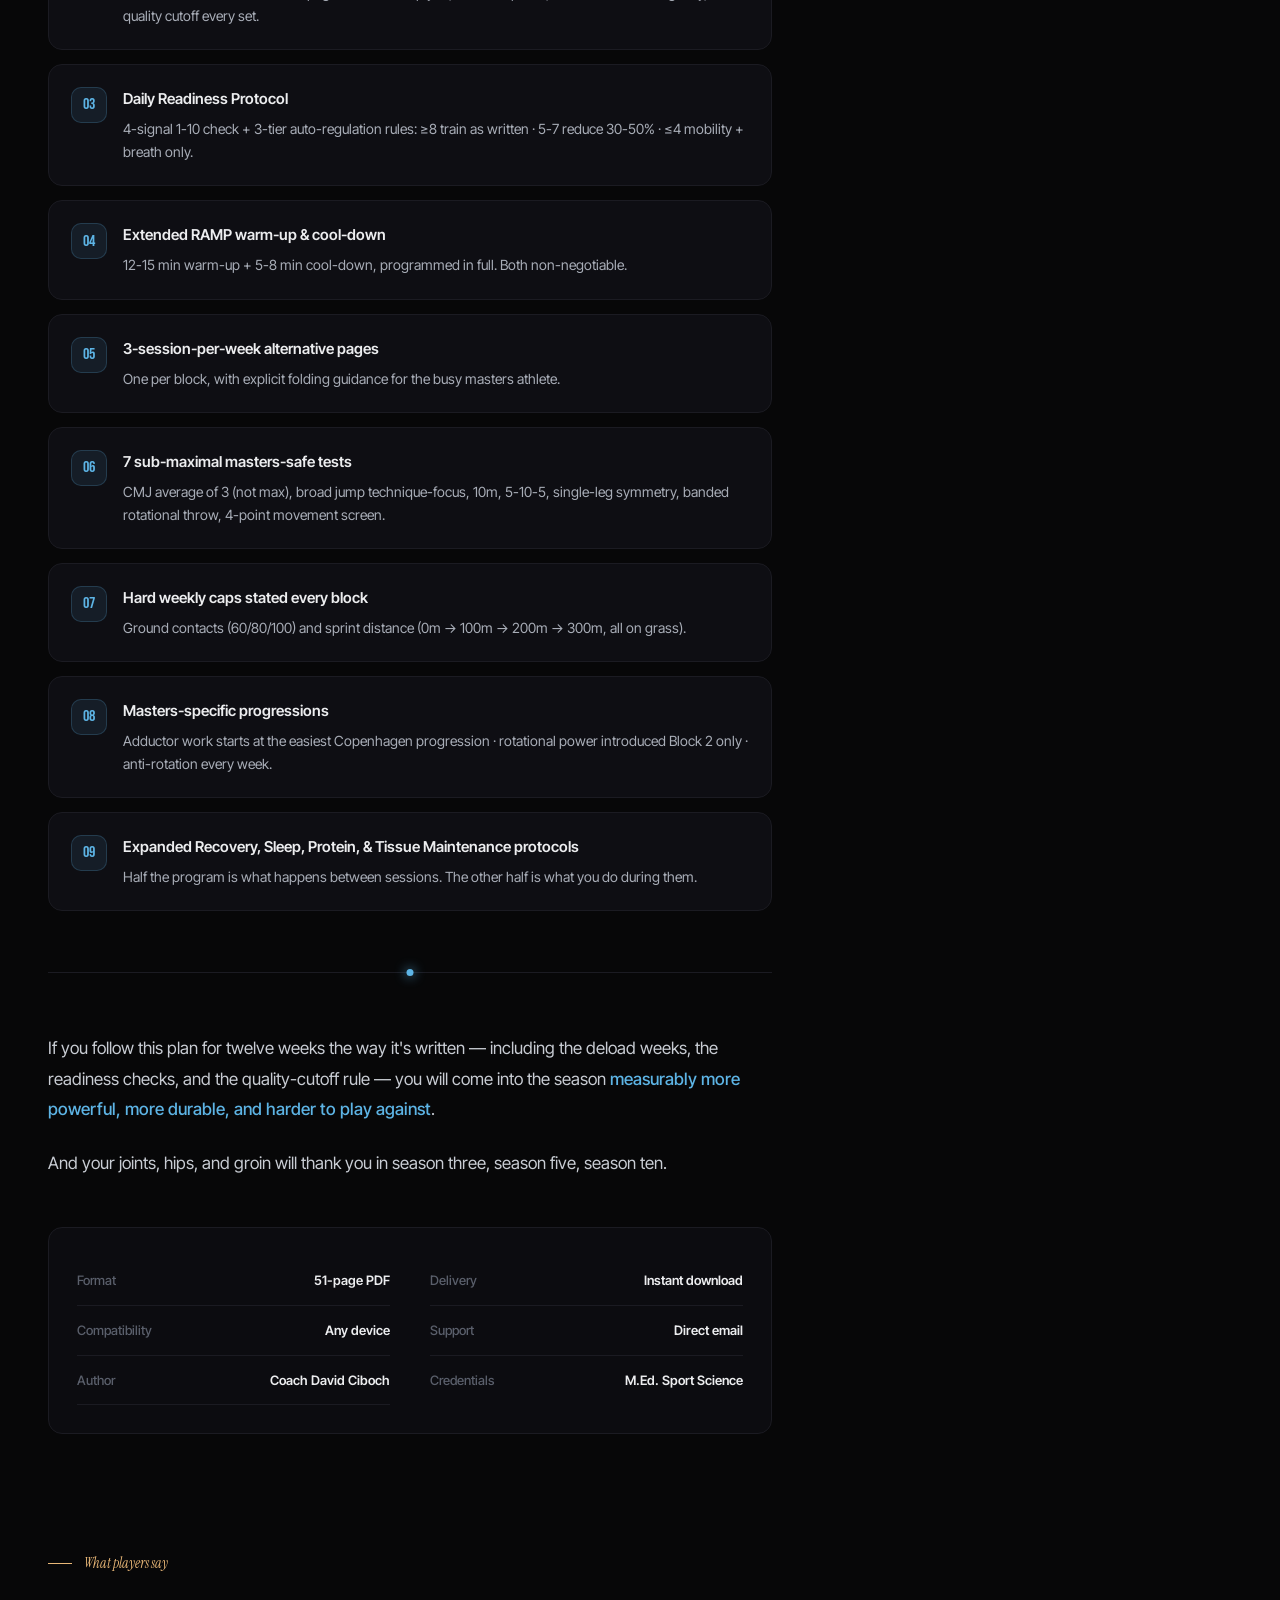
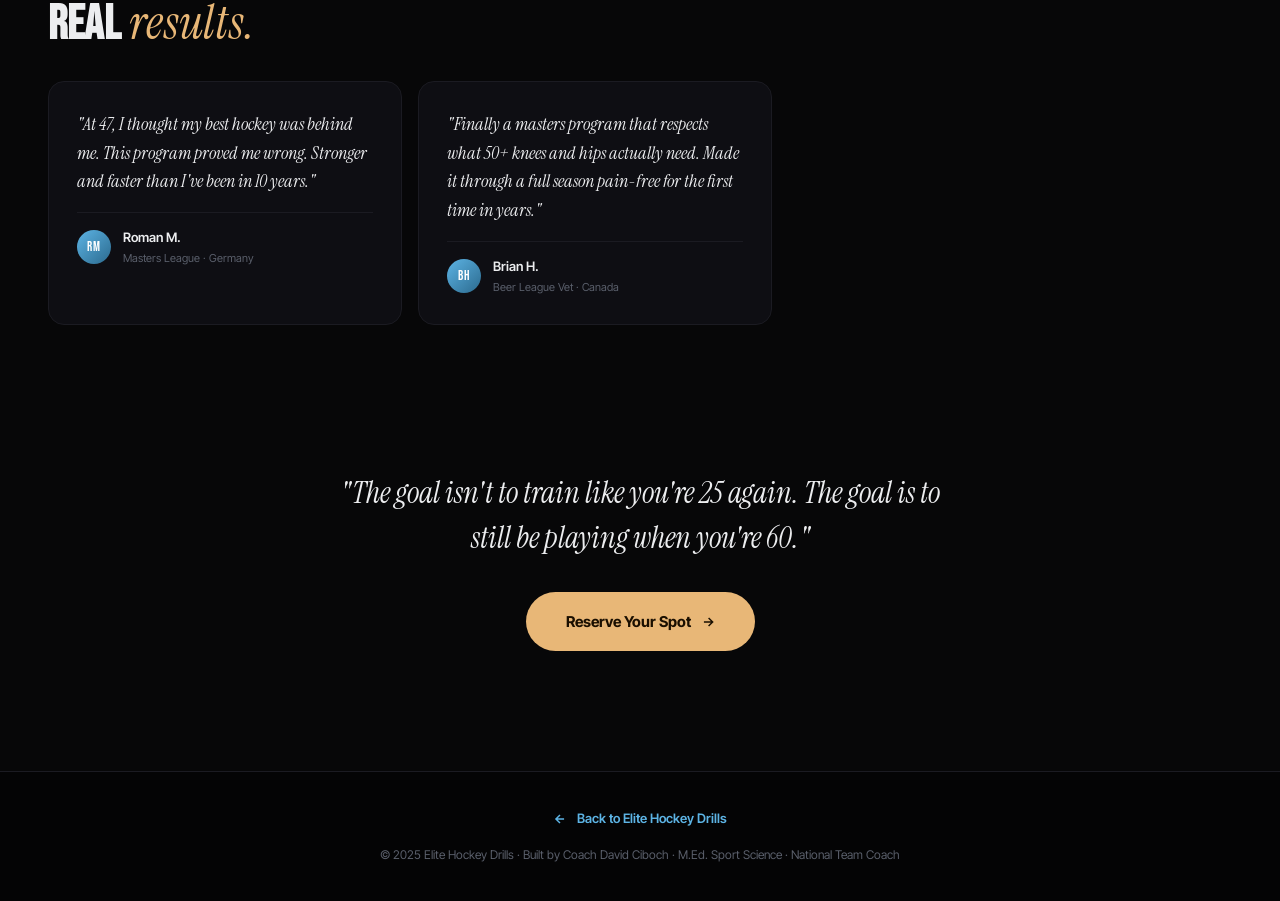
<file: program-40-plus.html>
<!DOCTYPE html>
<html lang="en">
<head>
  <!-- Google tag (gtag.js) -->
  <script async src="https://www.googletagmanager.com/gtag/js?id=G-JH623WRMN8"></script>
  <script>
    window.dataLayer = window.dataLayer || [];
    function gtag(){dataLayer.push(arguments);}
    gtag('js', new Date());
    gtag('config', 'G-JH623WRMN8');
  </script>
<meta charset="UTF-8" />
<meta name="viewport" content="width=device-width, initial-scale=1.0, viewport-fit=cover" />
<meta name="theme-color" content="#070708" />
<title>12-Week Masters Hockey Off-Ice Program — Ages 40+ | Elite Hockey Drills</title>
<meta name="description" content="Train smart enough to still be playing at 60. Purpose-built masters program with 51 pages, 4-day or 3-day version, sub-maximal testing. Coach David Ciboch." />
<link rel="preconnect" href="https://fonts.googleapis.com" />
<link rel="preconnect" href="https://fonts.gstatic.com" crossorigin />
<link href="https://fonts.googleapis.com/css2?family=Bebas+Neue&family=Instrument+Serif:ital@0;1&family=Inter+Tight:wght@300;400;500;600;700&display=swap" rel="stylesheet" />
<style>
:root{
  --bg:#070708;--bg-2:#0C0C10;--bg-3:#131318;
  --line:#1B1B22;--line-2:#25252E;
  --ink:#ECEDEF;--ink-2:#9398A2;--ink-3:#5A5F6B;
  --ice:#5DB4E5;--ice-soft:#5DB4E518;--ice-line:#5DB4E535;
  --warm:#E8B777;--warm-soft:#E8B77715;
  --card:#0E0E13;--green:#4FB371;
}
*,*::before,*::after{box-sizing:border-box;margin:0;padding:0;}
html{scroll-behavior:smooth;-webkit-text-size-adjust:100%;}
body{font-family:'Inter Tight',-apple-system,BlinkMacSystemFont,system-ui,sans-serif;background:var(--bg);color:var(--ink);line-height:1.6;-webkit-font-smoothing:antialiased;}
img,svg{max-width:100%;display:block;}
a{color:inherit;text-decoration:none;}
button{font-family:inherit;cursor:pointer;border:none;background:none;color:inherit;}

body::after{content:'';position:fixed;inset:0;background-image:url("data:image/svg+xml,%3Csvg viewBox='0 0 200 200' xmlns='http://www.w3.org/2000/svg'%3E%3Cfilter id='n'%3E%3CfeTurbulence type='fractalNoise' baseFrequency='0.85' numOctaves='3' stitchTiles='stitch'/%3E%3C/filter%3E%3Crect width='100%25' height='100%25' filter='url(%23n)' opacity='0.45'/%3E%3C/svg%3E");pointer-events:none;z-index:1;mix-blend-mode:overlay;opacity:.35;}

.display{font-family:'Bebas Neue',sans-serif;letter-spacing:.01em;line-height:.92;font-weight:400;}
.serif{font-family:'Instrument Serif',serif;font-style:italic;font-weight:400;letter-spacing:-.01em;}

/* NAV */
.nav{position:fixed;top:0;left:0;right:0;z-index:90;padding:16px 24px;display:flex;align-items:center;justify-content:space-between;background:rgba(7,7,8,.85);backdrop-filter:blur(18px) saturate(150%);border-bottom:1px solid var(--line);}
.nav-logo{font-family:'Bebas Neue',sans-serif;font-size:18px;letter-spacing:.14em;display:flex;align-items:center;gap:8px;}
.nav-logo .dot{width:6px;height:6px;background:var(--ice);border-radius:50%;box-shadow:0 0 12px var(--ice);}
.nav-back{display:inline-flex;align-items:center;gap:8px;font-size:13px;font-weight:500;color:var(--ink-2);transition:color .2s;}
.nav-back:hover{color:var(--ink);}

/* MOBILE STYLES (default) */
.page-wrap{padding-top:80px;}

.hero{padding:40px 24px 32px;position:relative;}
.hero-back{display:inline-flex;align-items:center;gap:6px;font-size:11px;font-weight:600;letter-spacing:.12em;text-transform:uppercase;color:var(--ink-3);margin-bottom:24px;transition:color .2s;}
.hero-back:hover{color:var(--ice);}
.hero-tag{display:inline-flex;align-items:center;gap:10px;padding:7px 14px 7px 12px;border:1px solid var(--ice-line);background:var(--ice-soft);border-radius:100px;font-size:11px;font-weight:600;letter-spacing:.14em;text-transform:uppercase;color:var(--ice);margin-bottom:24px;}
.hero-tag::before{content:'';width:6px;height:6px;background:var(--ice);border-radius:50%;box-shadow:0 0 10px var(--ice);}
.hero-h1{font-size:clamp(44px,9vw,72px);line-height:.96;margin-bottom:20px;font-family:'Bebas Neue',sans-serif;letter-spacing:.005em;}
.hero-h1 em{font-family:'Instrument Serif',serif;font-style:italic;color:var(--ice);font-weight:400;display:block;font-size:.55em;margin-top:12px;}
.hero-lead{font-family:'Instrument Serif',serif;font-style:italic;font-size:clamp(17px,3.2vw,22px);color:var(--ink);max-width:560px;margin:0 0 32px;line-height:1.5;}
.hero-meta{display:grid;grid-template-columns:repeat(4,1fr);gap:14px;padding:24px 0;border-top:1px solid var(--line);}
.hero-meta-item{display:flex;flex-direction:column;align-items:flex-start;}
.hero-meta-num{font-family:'Bebas Neue',sans-serif;font-size:28px;color:var(--ink);line-height:1;}
.hero-meta-label{font-size:9px;font-weight:600;letter-spacing:.12em;text-transform:uppercase;color:var(--ink-3);margin-top:6px;}

.price-band{background:linear-gradient(135deg,#1A1208 0%,#0E0A05 100%);border-top:1px solid rgba(232,183,119,.3);border-bottom:1px solid rgba(232,183,119,.3);padding:36px 24px;}
.price-inner{display:flex;flex-direction:column;align-items:center;gap:18px;text-align:center;max-width:480px;margin:0 auto;}
.price-badge{background:var(--warm);color:#1A0F00;font-size:10px;font-weight:800;letter-spacing:.16em;text-transform:uppercase;padding:6px 12px;border-radius:4px;}
.price-row{display:flex;align-items:baseline;gap:14px;}
.price-old{font-family:'Bebas Neue',sans-serif;font-size:28px;color:var(--ink-3);text-decoration:line-through;}
.price-now{font-family:'Bebas Neue',sans-serif;font-size:64px;color:var(--warm);line-height:.9;}
.price-save{font-size:13px;font-weight:600;color:var(--warm);}
.price-cta{display:inline-flex;align-items:center;gap:10px;padding:16px 30px;background:var(--warm);color:#1A0F00;border-radius:100px;font-size:14px;font-weight:700;width:100%;justify-content:center;}
.price-note{font-size:11px;color:var(--ink-3);}

.body-section{padding:60px 24px;}
.body-inner{max-width:760px;margin:0 auto;}
.intro-text{font-size:16px;line-height:1.75;color:var(--ink);margin-bottom:22px;}
.intro-text strong{color:var(--ice);font-weight:500;}
.divider{height:1px;background:var(--line);margin:48px 0;position:relative;}
.divider::after{content:'';position:absolute;top:-3px;left:50%;transform:translateX(-50%);width:7px;height:7px;background:var(--ice);border-radius:50%;box-shadow:0 0 12px var(--ice);}
.section-label{display:inline-flex;align-items:center;gap:12px;font-family:'Instrument Serif',serif;font-style:italic;font-size:14px;color:var(--ice);margin-bottom:16px;}
.section-label::before{content:'';width:24px;height:1px;background:var(--ice);}
.section-h{font-family:'Bebas Neue',sans-serif;font-size:clamp(34px,7vw,48px);line-height:1;letter-spacing:.005em;margin-bottom:32px;}
.section-h em{font-family:'Instrument Serif',serif;font-style:italic;color:var(--ice);font-weight:400;}

.features{list-style:none;display:flex;flex-direction:column;gap:14px;}
.feature-item{display:flex;gap:16px;padding:20px;background:var(--card);border:1px solid var(--line);border-radius:14px;transition:border-color .2s, transform .2s;}
.feature-item:hover{border-color:var(--ice-line);transform:translateY(-2px);}
.feature-icon{flex-shrink:0;width:36px;height:36px;background:var(--ice-soft);border:1px solid var(--ice-line);border-radius:10px;display:flex;align-items:center;justify-content:center;font-family:'Bebas Neue',sans-serif;font-size:16px;color:var(--ice);}
.feature-text{flex:1;}
.feature-text strong{display:block;color:var(--ink);font-size:15px;font-weight:600;margin-bottom:6px;}
.feature-text p{color:var(--ink-2);font-size:14px;line-height:1.65;}

.meta-box{margin-top:40px;padding:24px;background:var(--bg-2);border:1px solid var(--line);border-radius:14px;}
.meta-row{display:flex;justify-content:space-between;align-items:center;padding:12px 0;border-bottom:1px solid var(--line);font-size:13.5px;}
.meta-row:last-child{border-bottom:none;}
.meta-row-label{color:var(--ink-3);font-weight:500;}
.meta-row-value{color:var(--ink);font-weight:600;text-align:right;}

.closing{padding:60px 24px 80px;text-align:center;}
.closing-inner{max-width:600px;margin:0 auto;}
.closing-quote{font-family:'Instrument Serif',serif;font-style:italic;font-size:clamp(20px,3.5vw,26px);line-height:1.5;color:var(--ink);margin-bottom:32px;}
.closing-cta{display:inline-flex;align-items:center;gap:10px;padding:18px 36px;background:var(--warm);color:#1A0F00;border-radius:100px;font-size:15px;font-weight:700;}

.footer{background:#040405;border-top:1px solid var(--line);padding:36px 24px;text-align:center;}
.footer-back{display:inline-flex;align-items:center;gap:10px;color:var(--ice);font-size:13px;font-weight:600;margin-bottom:16px;}
.footer p{color:var(--ink-3);font-size:12px;line-height:1.7;}

/* Hide desktop-only elements on mobile */
.desktop-only{display:none;}

/* MODAL */
.modal{position:fixed;inset:0;z-index:200;background:rgba(7,7,8,.85);backdrop-filter:blur(8px);display:flex;align-items:center;justify-content:center;padding:24px;opacity:0;pointer-events:none;transition:opacity .25s;}
.modal.open{opacity:1;pointer-events:auto;}
.modal-card{background:var(--bg-2);border:1px solid var(--line-2);border-radius:20px;max-width:460px;width:100%;padding:32px 26px;position:relative;transform:scale(.95);transition:transform .25s;}
.modal.open .modal-card{transform:scale(1);}
.modal-close{position:absolute;top:14px;right:14px;width:32px;height:32px;border-radius:50%;background:var(--bg-3);color:var(--ink-2);font-size:18px;display:flex;align-items:center;justify-content:center;}
.modal-close:hover{background:var(--line-2);color:var(--ink);}
.modal-badge{display:inline-block;background:var(--ice);color:#001626;font-size:10px;font-weight:800;letter-spacing:.16em;text-transform:uppercase;padding:5px 11px;border-radius:4px;margin-bottom:16px;}
.modal-h{font-family:'Bebas Neue',sans-serif;font-size:30px;line-height:1;margin-bottom:10px;}
.modal-h em{font-family:'Instrument Serif',serif;font-style:italic;color:var(--ice);font-weight:400;}
.modal-text{color:var(--ink-2);font-size:14px;line-height:1.65;margin-bottom:20px;}
.modal-text strong{color:var(--ink);}
.modal-input{width:100%;background:rgba(255,255,255,.04);border:1px solid var(--line-2);border-radius:100px;padding:14px 20px;color:var(--ink);font-size:14px;outline:none;margin-bottom:12px;transition:border-color .2s;}
.modal-input:focus{border-color:var(--ice);}
.modal-input::placeholder{color:var(--ink-3);}
.modal-btn{width:100%;padding:14px 20px;background:var(--ice);color:#001626;border-radius:100px;font-size:14px;font-weight:700;}
.modal-btn:hover{background:#7BC6F0;}
.modal-note{font-size:11px;color:var(--ink-3);text-align:center;margin-top:10px;}
.modal-success{text-align:center;padding:16px 0;}
.modal-success-icon{width:56px;height:56px;background:var(--green);border-radius:50%;display:flex;align-items:center;justify-content:center;margin:0 auto 16px;font-size:26px;color:#fff;}
.modal-success h3{font-family:'Bebas Neue',sans-serif;font-size:26px;margin-bottom:10px;}
.modal-success p{color:var(--ink-2);font-size:14px;line-height:1.65;}

/* ==========================================================
   DESKTOP (≥1024px) — Apple-style 2-column with sticky card
   ========================================================== */
@media(min-width:1024px){
  .nav{padding:18px 48px;}
  .price-band{display:none;}

  .page-wrap{padding-top:72px;}

  .desktop-layout{
    max-width:1280px;
    margin:0 auto;
    padding:0 48px;
    display:grid;
    grid-template-columns:1fr 380px;
    gap:80px;
    align-items:start;
  }
  .desktop-main{min-width:0;}
  .desktop-aside{
    position:sticky;
    top:96px;
    align-self:start;
  }

  .hero{padding:32px 0 40px;}
  .hero-back{margin-bottom:32px;font-size:12px;}
  .hero-tag{margin-bottom:28px;font-size:11px;}
  .hero-h1{font-size:clamp(64px,7vw,88px);margin-bottom:24px;}
  .hero-h1 em{font-size:.5em;margin-top:14px;}
  .hero-lead{font-size:22px;margin-bottom:36px;max-width:600px;}
  .hero-meta{padding:28px 0;gap:32px;}
  .hero-meta-num{font-size:38px;}
  .hero-meta-label{font-size:10px;margin-top:8px;}

  .body-section{padding:48px 0 80px;}
  .body-inner{max-width:none;padding:0;}
  .intro-text{font-size:17px;line-height:1.8;margin-bottom:24px;}
  .divider{margin:60px 0;}
  .section-label{font-size:15px;}
  .section-h{font-size:48px;margin-bottom:36px;}
  .features{gap:14px;}
  .feature-item{padding:22px;}
  .meta-box{margin-top:48px;padding:28px;display:grid;grid-template-columns:1fr 1fr;gap:0 40px;}
  .meta-row{font-size:13px;padding:14px 0;}

  .closing{padding:80px 48px 120px;}
  .closing-quote{font-size:30px;line-height:1.5;}
  .closing-cta{padding:20px 40px;font-size:15px;}

  /* Purchase card (desktop only) */
  .purchase-card{
    background:var(--card);
    border:1px solid var(--line);
    border-radius:20px;
    overflow:hidden;
    box-shadow:0 24px 48px -12px rgba(0,0,0,.4);
  }
  .purchase-image{
    width:100%;
    aspect-ratio:4/3;
    object-fit:cover;
    display:block;
    border-bottom:1px solid var(--line);
  }
  .purchase-body{padding:28px 26px;}
  .purchase-badge{display:inline-block;background:var(--warm);color:#1A0F00;font-size:10px;font-weight:800;letter-spacing:.16em;text-transform:uppercase;padding:6px 11px;border-radius:4px;margin-bottom:18px;}
  .purchase-title{font-family:'Bebas Neue',sans-serif;font-size:24px;line-height:1.05;color:var(--ink);margin-bottom:8px;letter-spacing:.005em;}
  .purchase-title em{font-family:'Instrument Serif',serif;font-style:italic;color:var(--ice);font-weight:400;font-size:.75em;display:block;margin-top:2px;}
  .purchase-desc{color:var(--ink-2);font-size:13px;line-height:1.65;margin-bottom:24px;}
  .purchase-price-block{padding:20px 0;border-top:1px solid var(--line);border-bottom:1px solid var(--line);margin-bottom:24px;}
  .purchase-price-row{display:flex;align-items:baseline;gap:14px;margin-bottom:6px;}
  .purchase-price-old{font-family:'Bebas Neue',sans-serif;font-size:22px;color:var(--ink-3);text-decoration:line-through;}
  .purchase-price-now{font-family:'Bebas Neue',sans-serif;font-size:54px;color:var(--warm);line-height:.9;}
  .purchase-save{font-size:12px;color:var(--warm);font-weight:600;letter-spacing:.04em;}
  .purchase-cta{
    width:100%;display:inline-flex;align-items:center;justify-content:center;gap:8px;
    padding:16px;background:var(--warm);color:#1A0F00;border:none;border-radius:100px;
    font-size:14px;font-weight:700;letter-spacing:.02em;transition:all .2s;
    margin-bottom:18px;font-family:inherit;cursor:pointer;
  }
  .purchase-cta:hover{transform:translateY(-2px);box-shadow:0 12px 28px -6px rgba(232,183,119,.4);}
  .purchase-trust{display:flex;flex-direction:column;gap:10px;padding-top:18px;border-top:1px solid var(--line);}
  .purchase-trust-item{display:flex;align-items:center;gap:10px;font-size:12px;color:var(--ink-2);}
  .purchase-trust-item::before{
    content:'';width:14px;height:14px;flex-shrink:0;
    background-image:url("data:image/svg+xml,%3Csvg xmlns='http://www.w3.org/2000/svg' width='14' height='14' viewBox='0 0 24 24' fill='none' stroke='%23E8B777' stroke-width='3' stroke-linecap='round' stroke-linejoin='round'%3E%3Cpolyline points='20 6 9 17 4 12'/%3E%3C/svg%3E");
    background-size:contain;background-repeat:no-repeat;
  }

  .desktop-only{display:block;}
}

@media(min-width:1400px){
  .desktop-layout{gap:100px;padding:0 60px;}
}
/* =========================================================
   PREMIUM POLISH — Hover effects, animations, glow, parallax
   ========================================================= */

/* Scroll fade-up animation */
.reveal{
  opacity:0;
  transform:translateY(24px);
  transition:opacity .9s cubic-bezier(.2,.7,.2,1), transform .9s cubic-bezier(.2,.7,.2,1);
  will-change:opacity, transform;
}
.reveal.in{opacity:1;transform:translateY(0);}
@media(prefers-reduced-motion:reduce){
  .reveal{opacity:1;transform:none;transition:none;}
}

/* Hero — no fancy glow effects, just clean content */
.hero{position:relative;}

/* Premium hover effects for ALL gold buttons (CTA, price-cta, closing-cta, purchase-cta) */
.purchase-cta,
.price-cta,
.closing-cta{
  position:relative;
  overflow:hidden;
  transition:transform .35s cubic-bezier(.2,.7,.2,1), box-shadow .35s cubic-bezier(.2,.7,.2,1), background .25s ease;
}
.purchase-cta::after,
.price-cta::after,
.closing-cta::after{
  content:'';
  position:absolute;
  inset:0;
  background:linear-gradient(120deg, transparent 0%, rgba(255,255,255,.25) 50%, transparent 100%);
  transform:translateX(-120%);
  transition:transform .9s cubic-bezier(.2,.7,.2,1);
  pointer-events:none;
}
.purchase-cta:hover,
.price-cta:hover,
.closing-cta:hover{
  transform:translateY(-3px);
  box-shadow:
    0 18px 40px -10px rgba(232,183,119,.45),
    0 0 0 1px rgba(232,183,119,.3),
    0 0 60px -8px rgba(232,183,119,.35);
  background:#F2C589;
}
.purchase-cta:hover::after,
.price-cta:hover::after,
.closing-cta:hover::after{
  transform:translateX(120%);
}
.purchase-cta:active,
.price-cta:active,
.closing-cta:active{
  transform:translateY(-1px);
  transition:transform .1s ease;
}

/* Arrow slides on button hover */
.purchase-cta svg,
.price-cta svg,
.closing-cta svg{
  transition:transform .35s cubic-bezier(.2,.7,.2,1);
}
.purchase-cta:hover svg,
.price-cta:hover svg,
.closing-cta:hover svg{
  transform:translateX(4px);
}

/* Feature card refined hover */
.feature-item{
  transition:transform .35s cubic-bezier(.2,.7,.2,1), border-color .35s, box-shadow .35s;
}
.feature-item:hover{
  transform:translateY(-3px);
  border-color:var(--ice-line);
  box-shadow:0 16px 32px -12px rgba(0,0,0,.4), 0 0 0 1px var(--ice-line);
}

/* Purchase card subtle glow */
.purchase-card{
  position:relative;
  transition:box-shadow .4s ease;
}
.purchase-card::before{
  content:'';
  position:absolute;
  inset:-1px;
  border-radius:20px;
  background:linear-gradient(135deg, rgba(232,183,119,.18) 0%, rgba(232,183,119,0) 50%);
  z-index:-1;
  opacity:.5;
  transition:opacity .4s ease;
}
.purchase-card:hover::before{opacity:1;}

/* Back link hover refinement */
.hero-back,
.nav-back{transition:color .25s ease, transform .25s ease;}
.hero-back:hover,
.nav-back:hover{transform:translateX(-3px);}
.hero-back svg,
.nav-back svg{transition:transform .25s ease;}

/* Section dividers — refined dot */
.divider::after{
  transition:box-shadow .4s ease, transform .4s ease;
}
.divider:hover::after{
  box-shadow:0 0 18px var(--ice);
  transform:translateX(-50%) scale(1.2);
}

/* =========================================================
   TESTIMONIALS SECTION
   ========================================================= */
.testimonials{padding:48px 24px;}
.testimonials-inner{max-width:760px;margin:0 auto;}
.testimonial-label{
  display:inline-flex;align-items:center;gap:12px;
  font-family:'Instrument Serif',serif;font-style:italic;font-size:14px;
  color:var(--warm);margin-bottom:24px;
}
.testimonial-label::before{
  content:'';width:24px;height:1px;background:var(--warm);
}
.testimonials-h{
  font-family:'Bebas Neue',sans-serif;
  font-size:clamp(34px,7vw,48px);line-height:1;
  letter-spacing:.005em;margin-bottom:32px;
}
.testimonials-h em{font-family:'Instrument Serif',serif;font-style:italic;color:var(--warm);font-weight:400;}
.testimonial-grid{display:flex;flex-direction:column;gap:16px;}
.testimonial{
  background:var(--card);
  border:1px solid var(--line);
  border-radius:16px;
  padding:24px;
  position:relative;
  transition:transform .35s cubic-bezier(.2,.7,.2,1), border-color .35s;
}
.testimonial:hover{transform:translateY(-2px);border-color:var(--warm-soft);}
.testimonial-quote{
  font-family:'Instrument Serif',serif;font-style:italic;
  font-size:17px;line-height:1.55;color:var(--ink);
  margin-bottom:16px;
}
.testimonial-author{
  display:flex;align-items:center;gap:12px;
  padding-top:14px;border-top:1px solid var(--line);
}
.testimonial-avatar{
  width:34px;height:34px;border-radius:50%;
  background:linear-gradient(135deg, var(--ice) 0%, #2B6A8E 100%);
  display:flex;align-items:center;justify-content:center;
  font-family:'Bebas Neue',sans-serif;font-size:13px;color:#fff;
  flex-shrink:0;letter-spacing:.04em;
}
.testimonial-name{font-size:13px;font-weight:600;color:var(--ink);}
.testimonial-meta{font-size:11px;color:var(--ink-3);margin-top:2px;}

@media(min-width:1024px){
  .testimonials{padding:32px 0 64px;}
  .testimonials-inner{max-width:none;padding:0;}
  .testimonial-grid{flex-direction:row;gap:16px;}
  .testimonial{flex:1;padding:28px;}
  .testimonial-quote{font-size:18px;line-height:1.6;}
}

/* =========================================================
   TYPOGRAPHY POLISH
   ========================================================= */
.hero-h1{font-feature-settings:"ss01","kern";}
.hero-lead,.closing-quote,.testimonial-quote{font-feature-settings:"liga","dlig","kern";}
.section-h{font-feature-settings:"ss01","kern";}

/* Tighter ink-2 color for body text — more readable */
.intro-text{color:#C8CCD3;}
.feature-text p{color:#A8ADB7;}
</style>
</head>
<body>

<header class="nav">
  <a href="index.html" class="nav-logo"><span class="dot"></span>ELITE HOCKEY DRILLS</a>
  <a href="index.html#tiers" class="nav-back">
    <svg width="14" height="14" viewBox="0 0 24 24" fill="none" stroke="currentColor" stroke-width="2.5"><path d="M19 12H5M12 19l-7-7 7-7"/></svg>
    All Programs
  </a>
</header>

<div class="page-wrap">

  <!-- DESKTOP: 2-column grid wraps hero + body + meta. Mobile: just stacks normally. -->
  <div class="desktop-layout">

    <main class="desktop-main">

      <section class="hero">
        <a href="index.html#tiers" class="hero-back">
          <svg width="12" height="12" viewBox="0 0 24 24" fill="none" stroke="currentColor" stroke-width="2.5"><path d="M19 12H5M12 19l-7-7 7-7"/></svg>
          Back to Programs
        </a>
        <div class="hero-tag">Ages 40+ · The Masters Program</div>
        <h1 class="hero-h1">The 12-Week<br>Masters Program<em>For Ages 40+</em></h1>
        <p class="hero-lead">Train smart enough to still be playing at 60. The masters program built right.</p>
        <div class="hero-meta">
          <div class="hero-meta-item"><div class="hero-meta-num">12<small style="font-size:.5em">wk</small></div><div class="hero-meta-label">Program</div></div>
          <div class="hero-meta-item"><div class="hero-meta-num">4×</div><div class="hero-meta-label">Per Week</div></div>
          <div class="hero-meta-item"><div class="hero-meta-num">51</div><div class="hero-meta-label">Pages</div></div>
          <div class="hero-meta-item"><div class="hero-meta-num">3-Day</div><div class="hero-meta-label">Alt. Version</div></div>
        </div>
      </section>

      <!-- MOBILE ONLY price band (hidden on desktop) -->
      <section class="price-band">
        <div class="price-inner">
          <span class="price-badge">Founding · First 100</span>
          <div class="price-row">
            <span class="price-old">$79</span>
            <span class="price-now">$49</span>
          </div>
          <div class="price-save">Save $30 · One-time payment</div>
          <button class="price-cta" onclick="openModal()">
            Reserve Your Spot
            <svg width="14" height="14" viewBox="0 0 24 24" fill="none" stroke="currentColor" stroke-width="2.5"><path d="M5 12h14M13 5l7 7-7 7"/></svg>
          </button>
          <p class="price-note">Launching soon · No card needed now</p>
        </div>
      </section>

      <section class="body-section">
        <div class="body-inner">
          <p class="intro-text reveal">The biggest mistake in masters hockey training is treating "plyometrics" and "sprints" like they did at 25 — and copying a junior program. That's the program that ends your season in February with <strong>a torn hamstring or a tendon flare you can't shake</strong>.</p>
          <p class="intro-text reveal">This isn't that program.</p>
          <p class="intro-text reveal">This is a real off-season power and speed plan <strong>purpose-built for masters hockey athletes</strong> — from competitive masters-tournament players to lifelong beer-league regulars. Twelve weeks. Four sessions a week — with a complete <strong>3-session-per-week alternative</strong> for athletes who can't commit to four. Sixty to seventy-five minutes each, including a twelve-minute warm-up that's longer than most programs put together.</p>
          <p class="intro-text reveal">The principle: <strong>quality outranks volume, always.</strong> Tendon health, joint preservation, and movement quality come before performance metrics — because the hamstring you don't pull is worth more than the 0.05 seconds you might have gained.</p>

          <div class="divider reveal"></div>

          <div class="section-label reveal">Inside the program</div>
          <h2 class="section-h reveal">What's <em>included.</em></h2>

          <ul class="features reveal">
            <li class="feature-item">
              <div class="feature-icon">01</div>
              <div class="feature-text">
                <strong>3 four-week blocks</strong>
                <p>Re-Acquisition → Strength + Power → Realization. Block periodization, masters-paced.</p>
              </div>
            </li>
            <li class="feature-item">
              <div class="feature-icon">02</div>
              <div class="feature-text">
                <strong>8 non-negotiable Operating Principles</strong>
                <p>Codified into a dedicated rules page — no shock plyos, no max sprints, sub-maximal testing only, quality cutoff every set.</p>
              </div>
            </li>
            <li class="feature-item">
              <div class="feature-icon">03</div>
              <div class="feature-text">
                <strong>Daily Readiness Protocol</strong>
                <p>4-signal 1-10 check + 3-tier auto-regulation rules: ≥8 train as written · 5-7 reduce 30-50% · ≤4 mobility + breath only.</p>
              </div>
            </li>
            <li class="feature-item">
              <div class="feature-icon">04</div>
              <div class="feature-text">
                <strong>Extended RAMP warm-up &amp; cool-down</strong>
                <p>12-15 min warm-up + 5-8 min cool-down, programmed in full. Both non-negotiable.</p>
              </div>
            </li>
            <li class="feature-item">
              <div class="feature-icon">05</div>
              <div class="feature-text">
                <strong>3-session-per-week alternative pages</strong>
                <p>One per block, with explicit folding guidance for the busy masters athlete.</p>
              </div>
            </li>
            <li class="feature-item">
              <div class="feature-icon">06</div>
              <div class="feature-text">
                <strong>7 sub-maximal masters-safe tests</strong>
                <p>CMJ average of 3 (not max), broad jump technique-focus, 10m, 5-10-5, single-leg symmetry, banded rotational throw, 4-point movement screen.</p>
              </div>
            </li>
            <li class="feature-item">
              <div class="feature-icon">07</div>
              <div class="feature-text">
                <strong>Hard weekly caps stated every block</strong>
                <p>Ground contacts (60/80/100) and sprint distance (0m → 100m → 200m → 300m, all on grass).</p>
              </div>
            </li>
            <li class="feature-item">
              <div class="feature-icon">08</div>
              <div class="feature-text">
                <strong>Masters-specific progressions</strong>
                <p>Adductor work starts at the easiest Copenhagen progression · rotational power introduced Block 2 only · anti-rotation every week.</p>
              </div>
            </li>
            <li class="feature-item">
              <div class="feature-icon">09</div>
              <div class="feature-text">
                <strong>Expanded Recovery, Sleep, Protein, &amp; Tissue Maintenance protocols</strong>
                <p>Half the program is what happens between sessions. The other half is what you do during them.</p>
              </div>
            </li>
          </ul>

          <div class="divider reveal"></div>

          <p class="intro-text reveal">If you follow this plan for twelve weeks the way it's written — including the deload weeks, the readiness checks, and the quality-cutoff rule — you will come into the season <strong>measurably more powerful, more durable, and harder to play against</strong>.</p>
          <p class="intro-text reveal">And your joints, hips, and groin will thank you in season three, season five, season ten.</p>

          <div class="meta-box reveal">
            <div class="meta-row"><span class="meta-row-label">Format</span><span class="meta-row-value">51-page PDF</span></div>
            <div class="meta-row"><span class="meta-row-label">Delivery</span><span class="meta-row-value">Instant download</span></div>
            <div class="meta-row"><span class="meta-row-label">Compatibility</span><span class="meta-row-value">Any device</span></div>
            <div class="meta-row"><span class="meta-row-label">Support</span><span class="meta-row-value">Direct email</span></div>
            <div class="meta-row"><span class="meta-row-label">Author</span><span class="meta-row-value">Coach David Ciboch</span></div>
            <div class="meta-row"><span class="meta-row-label">Credentials</span><span class="meta-row-value">M.Ed. Sport Science</span></div>
          </div>
        </div>
      </section>


      <!-- Testimonials -->
      <section class="testimonials reveal">
        <div class="testimonials-inner">
          <div class="testimonial-label">What players say</div>
          <h2 class="testimonials-h">Real <em>results.</em></h2>
          <div class="testimonial-grid">
            <div class="testimonial">
              <p class="testimonial-quote">"At 47, I thought my best hockey was behind me. This program proved me wrong. Stronger and faster than I've been in 10 years."</p>
              <div class="testimonial-author">
                <div class="testimonial-avatar">RM</div>
                <div>
                  <div class="testimonial-name">Roman M.</div>
                  <div class="testimonial-meta">Masters League · Germany</div>
                </div>
              </div>
            </div>
            <div class="testimonial">
              <p class="testimonial-quote">"Finally a masters program that respects what 50+ knees and hips actually need. Made it through a full season pain-free for the first time in years."</p>
              <div class="testimonial-author">
                <div class="testimonial-avatar">BH</div>
                <div>
                  <div class="testimonial-name">Brian H.</div>
                  <div class="testimonial-meta">Beer League Vet · Canada</div>
                </div>
              </div>
            </div>
          </div>
        </div>
      </section>

    </main>

    <!-- DESKTOP-ONLY: sticky purchase card on the right -->
    <aside class="desktop-aside desktop-only">
      <div class="purchase-card">
        <div class="purchase-body">
          <div class="purchase-badge">Founding · First 100</div>
          <h3 class="purchase-title">Masters Program<em>Ages 40+</em></h3>
          <p class="purchase-desc">Quality outranks volume. Joint preservation, tendon health, and movement quality built into every session.</p>
          <div class="purchase-price-block">
            <div class="purchase-price-row">
              <span class="purchase-price-old">$79</span>
              <span class="purchase-price-now">$49</span>
            </div>
            <div class="purchase-save">Save $30 · One-time payment</div>
          </div>
          <button class="purchase-cta" onclick="openModal()">
            Reserve Your Spot
            <svg width="14" height="14" viewBox="0 0 24 24" fill="none" stroke="currentColor" stroke-width="2.5"><path d="M5 12h14M13 5l7 7-7 7"/></svg>
          </button>
          <div class="purchase-trust">
            <div class="purchase-trust-item">Instant PDF download</div>
            <div class="purchase-trust-item">Founding pricing locked</div>
            <div class="purchase-trust-item">Launching soon · No card needed</div>
          </div>
        </div>
      </div>
    </aside>

  </div>

  <!-- Closing section: full width, no sidebar -->
  <section class="closing">
    <div class="closing-inner reveal">
      <p class="closing-quote">"The goal isn't to train like you're 25 again. The goal is to still be playing when you're 60."</p>
      <button class="closing-cta" onclick="openModal()">
        Reserve Your Spot
        <svg width="14" height="14" viewBox="0 0 24 24" fill="none" stroke="currentColor" stroke-width="2.5"><path d="M5 12h14M13 5l7 7-7 7"/></svg>
      </button>
    </div>
  </section>

  <footer class="footer">
    <a href="index.html" class="footer-back">
      <svg width="14" height="14" viewBox="0 0 24 24" fill="none" stroke="currentColor" stroke-width="2.5"><path d="M19 12H5M12 19l-7-7 7-7"/></svg>
      Back to Elite Hockey Drills
    </a>
    <p>© 2025 Elite Hockey Drills · Built by Coach David Ciboch · M.Ed. Sport Science · National Team Coach</p>
  </footer>

</div>

<!-- RESERVATION MODAL -->
<div class="modal" id="reserveModal" onclick="if(event.target===this)closeModal()">
  <div class="modal-card">
    <button class="modal-close" onclick="closeModal()">×</button>
    <div id="modalForm">
      <span class="modal-badge">Launching Soon</span>
      <h3 class="modal-h">Reserve <em>your spot.</em></h3>
      <p class="modal-text">Enter your email and we'll notify you <strong>the moment this program is live</strong>. Founding members get first access at the $49 price before it goes to $79.</p>
      <form onsubmit="reserveSubmit(event)">
        <input type="email" required placeholder="Your email address" class="modal-input" id="reserveEmail" />
        <button type="submit" class="modal-btn">Reserve My Spot →</button>
      </form>
      <p class="modal-note">No spam · No card needed · Founding member benefits guaranteed</p>
    </div>
    <div id="modalSuccess" style="display:none;">
      <div class="modal-success">
        <div class="modal-success-icon">✓</div>
        <h3>You're on the list.</h3>
        <p>We'll email you the moment this program is live. Founding member pricing is yours.</p>
      </div>
    </div>
  </div>
</div>

<script>
function openModal(){
  document.getElementById('reserveModal').classList.add('open');
  document.body.style.overflow='hidden';
}
function closeModal(){
  document.getElementById('reserveModal').classList.remove('open');
  document.body.style.overflow='';
  setTimeout(()=>{
    document.getElementById('modalForm').style.display='block';
    document.getElementById('modalSuccess').style.display='none';
  }, 300);
}
function reserveSubmit(e){
  e.preventDefault();
  const email = document.getElementById('reserveEmail').value;
  console.log('Reservation: ages 40+ program', email);
  document.getElementById('modalForm').style.display='none';
  document.getElementById('modalSuccess').style.display='block';
  setTimeout(()=>{
    closeModal();
    e.target.reset();
  }, 3500);
}
document.addEventListener('keydown',(e)=>{
  if(e.key==='Escape')closeModal();
});

/* Scroll reveal — fade up as elements enter viewport */
(function(){
  const reduced = window.matchMedia('(prefers-reduced-motion: reduce)').matches;
  const els = document.querySelectorAll('.reveal');
  if(reduced){
    els.forEach(el => el.classList.add('in'));
    return;
  }
  if(!('IntersectionObserver' in window)){
    els.forEach(el => el.classList.add('in'));
    return;
  }
  const io = new IntersectionObserver((entries)=>{
    entries.forEach(entry=>{
      if(entry.isIntersecting){
        entry.target.classList.add('in');
        io.unobserve(entry.target);
      }
    });
  }, {rootMargin:'0px 0px -8% 0px', threshold:0});

  // First, immediately reveal anything already in viewport on load
  function isInViewport(el){
    const r = el.getBoundingClientRect();
    return r.top < window.innerHeight && r.bottom > 0;
  }
  els.forEach(el => {
    if(isInViewport(el)){
      el.classList.add('in');
    } else {
      io.observe(el);
    }
  });
})();
</script>
</body>
</html>
</file>
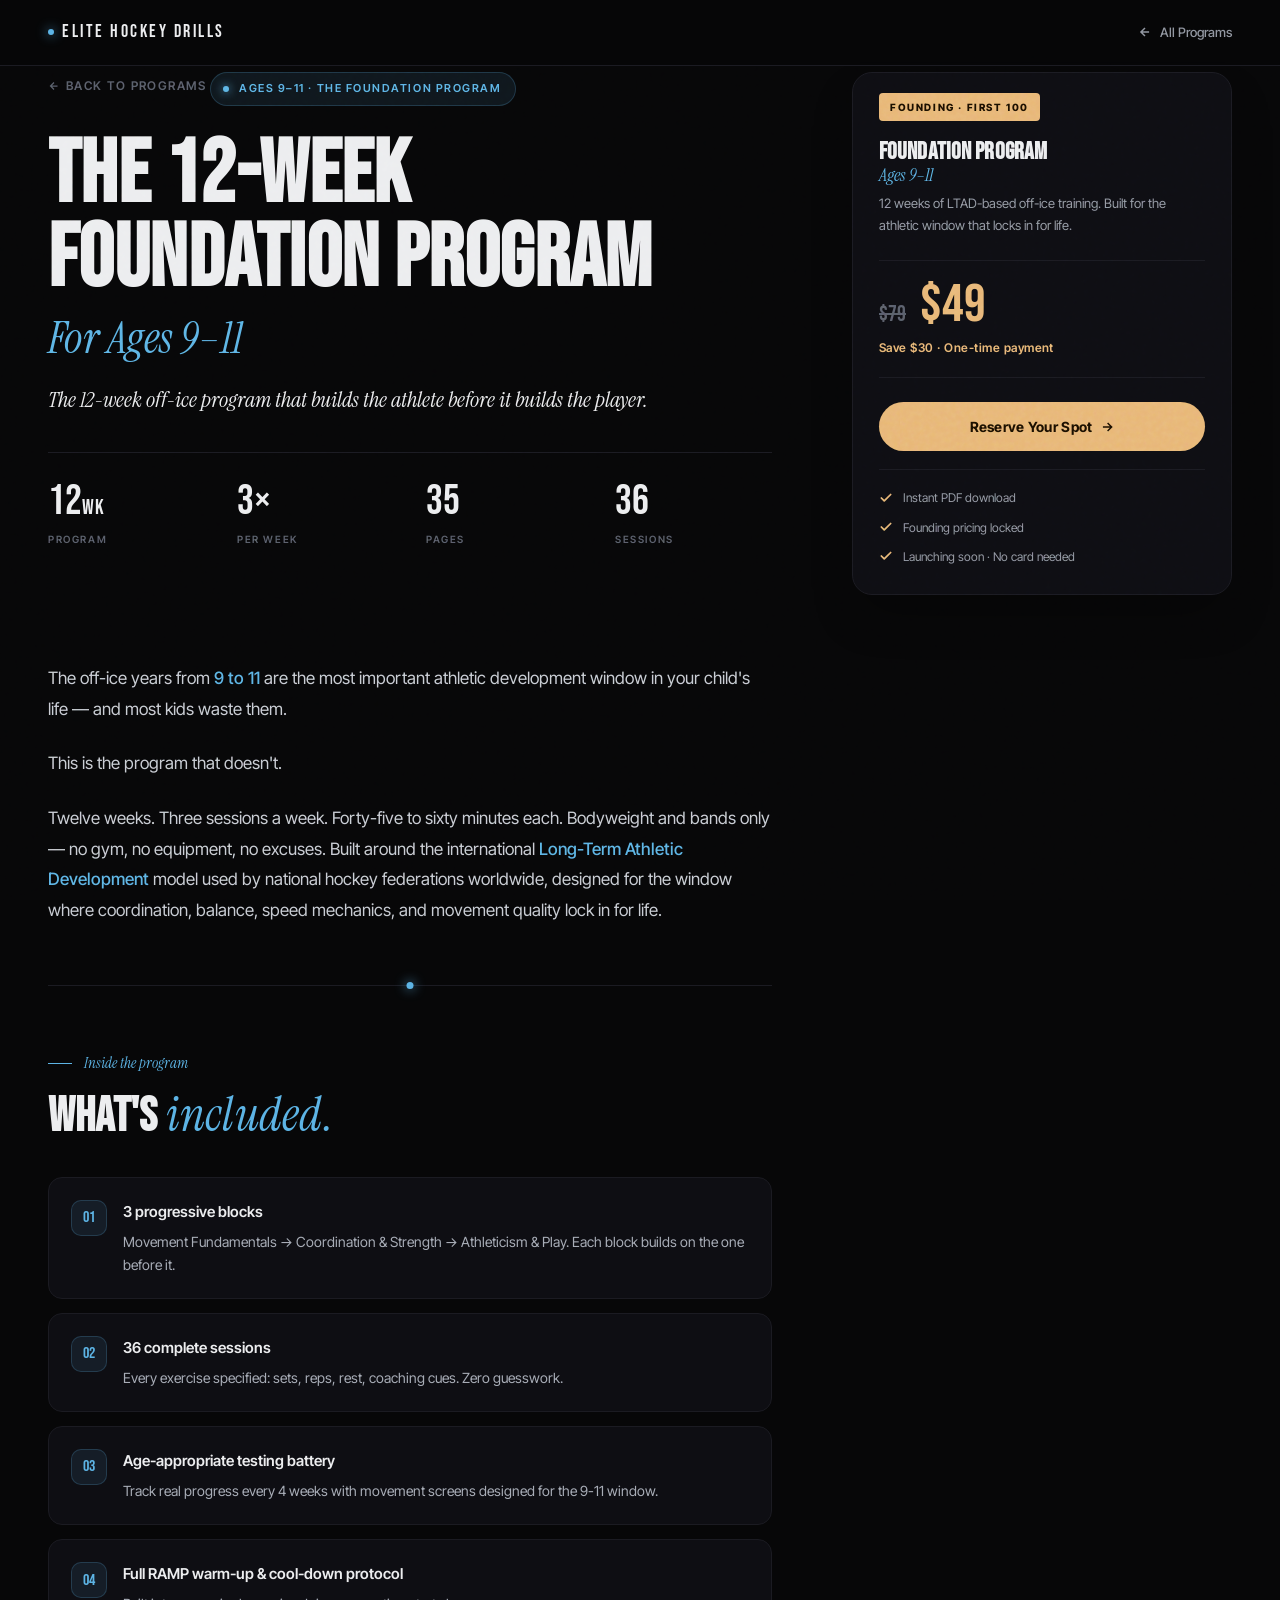
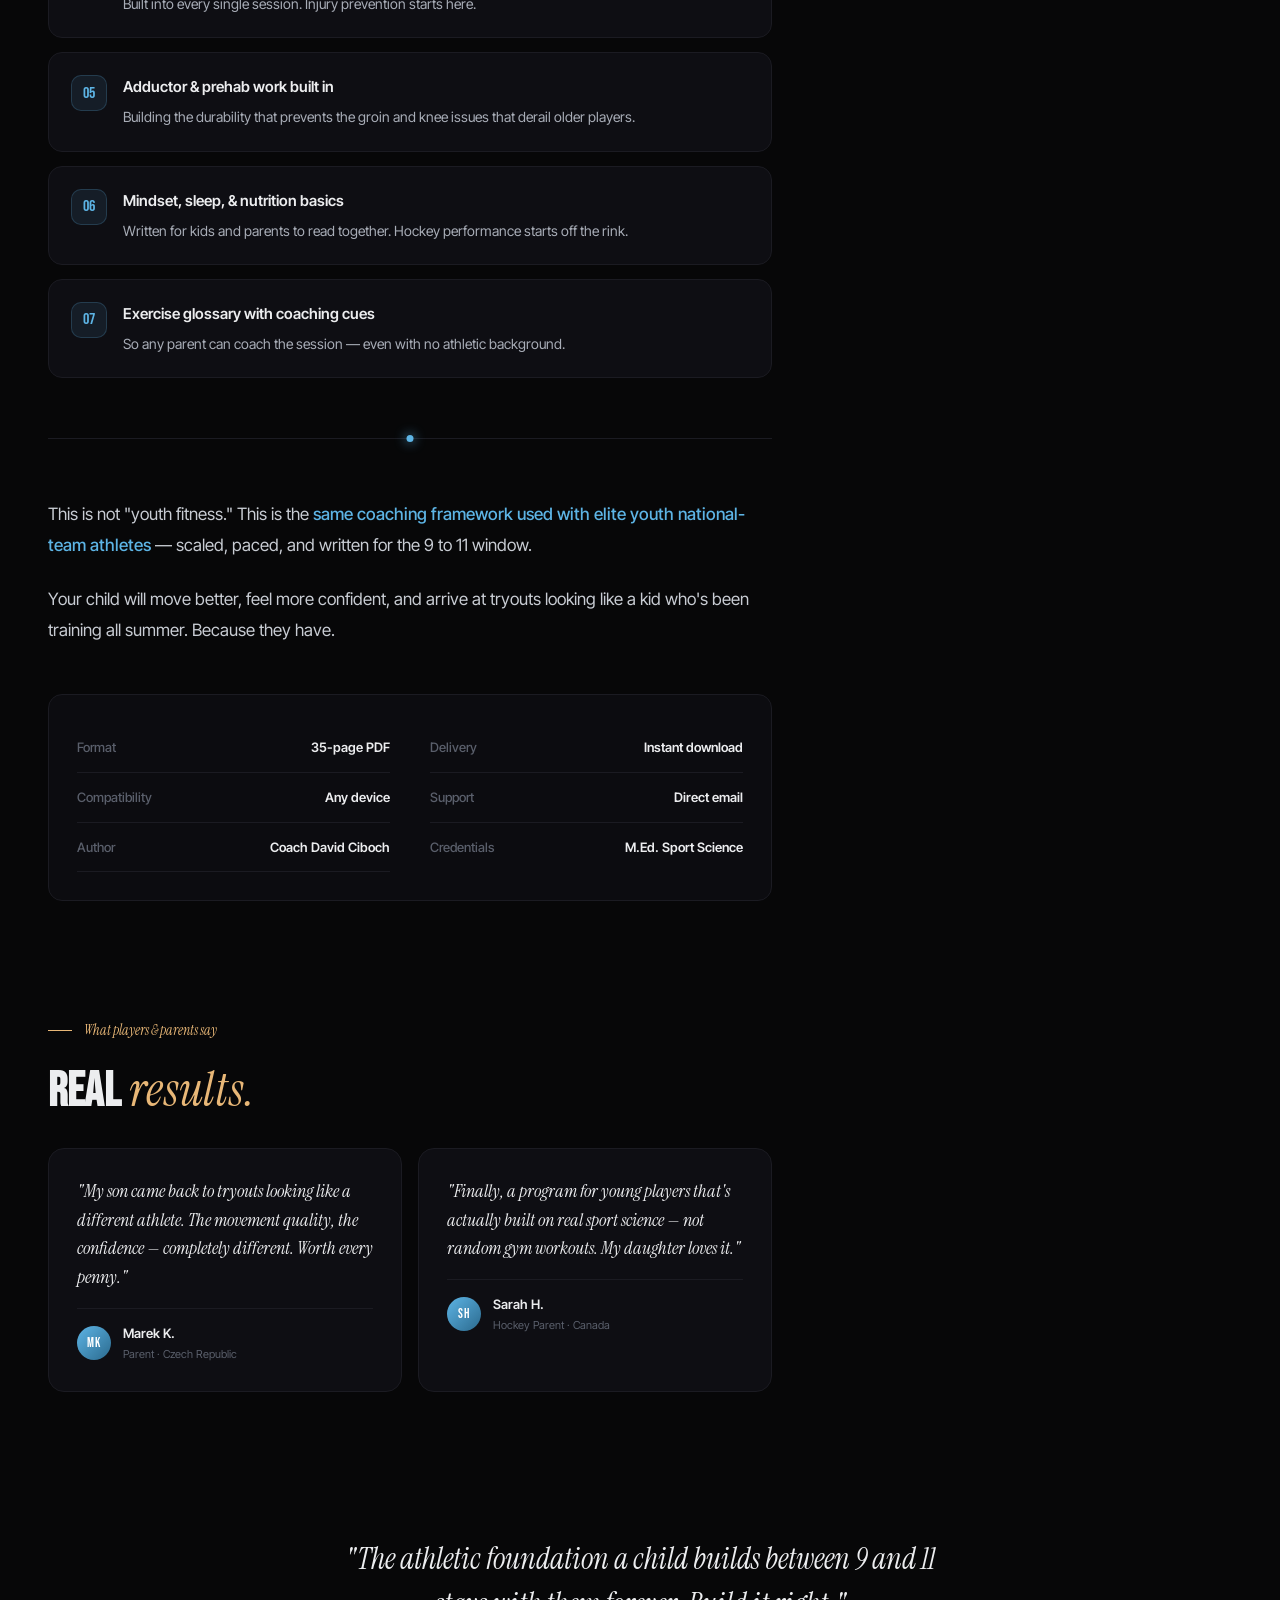
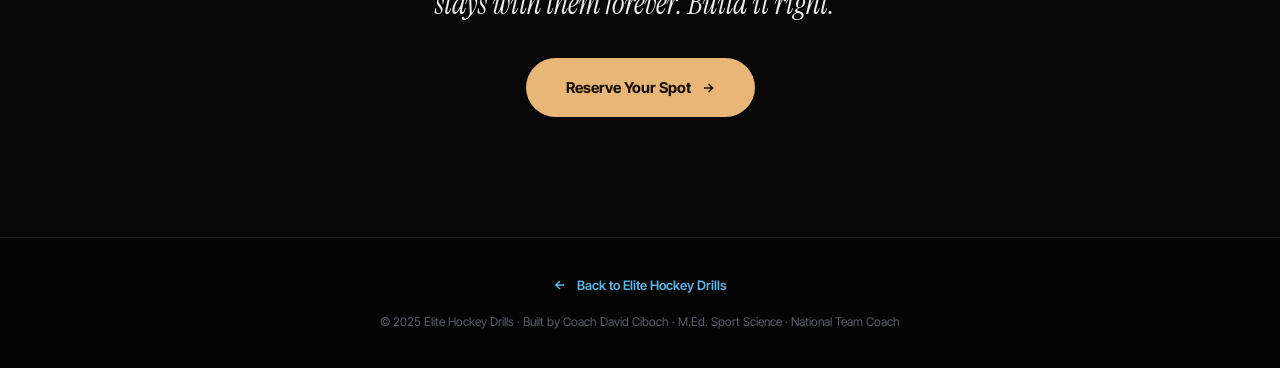
<file: program-9-11.html>
<!DOCTYPE html>
<html lang="en">
<head>
  <!-- Google tag (gtag.js) -->
  <script async src="https://www.googletagmanager.com/gtag/js?id=G-JH623WRMN8"></script>
  <script>
    window.dataLayer = window.dataLayer || [];
    function gtag(){dataLayer.push(arguments);}
    gtag('js', new Date());
    gtag('config', 'G-JH623WRMN8');
  </script>
<meta charset="UTF-8" />
<meta name="viewport" content="width=device-width, initial-scale=1.0, viewport-fit=cover" />
<meta name="theme-color" content="#070708" />
<title>12-Week Off-Ice Hockey Program — Ages 9-11 | Elite Hockey Drills</title>
<meta name="description" content="The 12-week off-ice program that builds the athlete before it builds the player. LTAD-based, 35 pages, 3 sessions/week. Coach David Ciboch, M.Ed. Sport Science." />
<link rel="preconnect" href="https://fonts.googleapis.com" />
<link rel="preconnect" href="https://fonts.gstatic.com" crossorigin />
<link href="https://fonts.googleapis.com/css2?family=Bebas+Neue&family=Instrument+Serif:ital@0;1&family=Inter+Tight:wght@300;400;500;600;700&display=swap" rel="stylesheet" />
<style>
:root{
  --bg:#070708;--bg-2:#0C0C10;--bg-3:#131318;
  --line:#1B1B22;--line-2:#25252E;
  --ink:#ECEDEF;--ink-2:#9398A2;--ink-3:#5A5F6B;
  --ice:#5DB4E5;--ice-soft:#5DB4E518;--ice-line:#5DB4E535;
  --warm:#E8B777;--warm-soft:#E8B77715;
  --card:#0E0E13;--green:#4FB371;
}
*,*::before,*::after{box-sizing:border-box;margin:0;padding:0;}
html{scroll-behavior:smooth;-webkit-text-size-adjust:100%;}
body{font-family:'Inter Tight',-apple-system,BlinkMacSystemFont,system-ui,sans-serif;background:var(--bg);color:var(--ink);line-height:1.6;-webkit-font-smoothing:antialiased;}
img,svg{max-width:100%;display:block;}
a{color:inherit;text-decoration:none;}
button{font-family:inherit;cursor:pointer;border:none;background:none;color:inherit;}

body::after{content:'';position:fixed;inset:0;background-image:url("data:image/svg+xml,%3Csvg viewBox='0 0 200 200' xmlns='http://www.w3.org/2000/svg'%3E%3Cfilter id='n'%3E%3CfeTurbulence type='fractalNoise' baseFrequency='0.85' numOctaves='3' stitchTiles='stitch'/%3E%3C/filter%3E%3Crect width='100%25' height='100%25' filter='url(%23n)' opacity='0.45'/%3E%3C/svg%3E");pointer-events:none;z-index:1;mix-blend-mode:overlay;opacity:.35;}

.display{font-family:'Bebas Neue',sans-serif;letter-spacing:.01em;line-height:.92;font-weight:400;}
.serif{font-family:'Instrument Serif',serif;font-style:italic;font-weight:400;letter-spacing:-.01em;}

/* NAV */
.nav{position:fixed;top:0;left:0;right:0;z-index:90;padding:16px 24px;display:flex;align-items:center;justify-content:space-between;background:rgba(7,7,8,.85);backdrop-filter:blur(18px) saturate(150%);border-bottom:1px solid var(--line);}
.nav-logo{font-family:'Bebas Neue',sans-serif;font-size:18px;letter-spacing:.14em;display:flex;align-items:center;gap:8px;}
.nav-logo .dot{width:6px;height:6px;background:var(--ice);border-radius:50%;box-shadow:0 0 12px var(--ice);}
.nav-back{display:inline-flex;align-items:center;gap:8px;font-size:13px;font-weight:500;color:var(--ink-2);transition:color .2s;}
.nav-back:hover{color:var(--ink);}

/* MOBILE STYLES (default) */
.page-wrap{padding-top:80px;}

.hero{padding:40px 24px 32px;position:relative;}
.hero-back{display:inline-flex;align-items:center;gap:6px;font-size:11px;font-weight:600;letter-spacing:.12em;text-transform:uppercase;color:var(--ink-3);margin-bottom:24px;transition:color .2s;}
.hero-back:hover{color:var(--ice);}
.hero-tag{display:inline-flex;align-items:center;gap:10px;padding:7px 14px 7px 12px;border:1px solid var(--ice-line);background:var(--ice-soft);border-radius:100px;font-size:11px;font-weight:600;letter-spacing:.14em;text-transform:uppercase;color:var(--ice);margin-bottom:24px;}
.hero-tag::before{content:'';width:6px;height:6px;background:var(--ice);border-radius:50%;box-shadow:0 0 10px var(--ice);}
.hero-h1{font-size:clamp(44px,9vw,72px);line-height:.96;margin-bottom:20px;font-family:'Bebas Neue',sans-serif;letter-spacing:.005em;}
.hero-h1 em{font-family:'Instrument Serif',serif;font-style:italic;color:var(--ice);font-weight:400;display:block;font-size:.55em;margin-top:12px;}
.hero-lead{font-family:'Instrument Serif',serif;font-style:italic;font-size:clamp(17px,3.2vw,22px);color:var(--ink);max-width:560px;margin:0 0 32px;line-height:1.5;}
.hero-meta{display:grid;grid-template-columns:repeat(4,1fr);gap:14px;padding:24px 0;border-top:1px solid var(--line);}
.hero-meta-item{display:flex;flex-direction:column;align-items:flex-start;}
.hero-meta-num{font-family:'Bebas Neue',sans-serif;font-size:28px;color:var(--ink);line-height:1;}
.hero-meta-label{font-size:9px;font-weight:600;letter-spacing:.12em;text-transform:uppercase;color:var(--ink-3);margin-top:6px;}

.price-band{background:linear-gradient(135deg,#1A1208 0%,#0E0A05 100%);border-top:1px solid rgba(232,183,119,.3);border-bottom:1px solid rgba(232,183,119,.3);padding:36px 24px;}
.price-inner{display:flex;flex-direction:column;align-items:center;gap:18px;text-align:center;max-width:480px;margin:0 auto;}
.price-badge{background:var(--warm);color:#1A0F00;font-size:10px;font-weight:800;letter-spacing:.16em;text-transform:uppercase;padding:6px 12px;border-radius:4px;}
.price-row{display:flex;align-items:baseline;gap:14px;}
.price-old{font-family:'Bebas Neue',sans-serif;font-size:28px;color:var(--ink-3);text-decoration:line-through;}
.price-now{font-family:'Bebas Neue',sans-serif;font-size:64px;color:var(--warm);line-height:.9;}
.price-save{font-size:13px;font-weight:600;color:var(--warm);}
.price-cta{display:inline-flex;align-items:center;gap:10px;padding:16px 30px;background:var(--warm);color:#1A0F00;border-radius:100px;font-size:14px;font-weight:700;width:100%;justify-content:center;}
.price-note{font-size:11px;color:var(--ink-3);}

.body-section{padding:60px 24px;}
.body-inner{max-width:760px;margin:0 auto;}
.intro-text{font-size:16px;line-height:1.75;color:var(--ink);margin-bottom:22px;}
.intro-text strong{color:var(--ice);font-weight:500;}
.divider{height:1px;background:var(--line);margin:48px 0;position:relative;}
.divider::after{content:'';position:absolute;top:-3px;left:50%;transform:translateX(-50%);width:7px;height:7px;background:var(--ice);border-radius:50%;box-shadow:0 0 12px var(--ice);}
.section-label{display:inline-flex;align-items:center;gap:12px;font-family:'Instrument Serif',serif;font-style:italic;font-size:14px;color:var(--ice);margin-bottom:16px;}
.section-label::before{content:'';width:24px;height:1px;background:var(--ice);}
.section-h{font-family:'Bebas Neue',sans-serif;font-size:clamp(34px,7vw,48px);line-height:1;letter-spacing:.005em;margin-bottom:32px;}
.section-h em{font-family:'Instrument Serif',serif;font-style:italic;color:var(--ice);font-weight:400;}

.features{list-style:none;display:flex;flex-direction:column;gap:14px;}
.feature-item{display:flex;gap:16px;padding:20px;background:var(--card);border:1px solid var(--line);border-radius:14px;transition:border-color .2s, transform .2s;}
.feature-item:hover{border-color:var(--ice-line);transform:translateY(-2px);}
.feature-icon{flex-shrink:0;width:36px;height:36px;background:var(--ice-soft);border:1px solid var(--ice-line);border-radius:10px;display:flex;align-items:center;justify-content:center;font-family:'Bebas Neue',sans-serif;font-size:16px;color:var(--ice);}
.feature-text{flex:1;}
.feature-text strong{display:block;color:var(--ink);font-size:15px;font-weight:600;margin-bottom:6px;}
.feature-text p{color:var(--ink-2);font-size:14px;line-height:1.65;}

.meta-box{margin-top:40px;padding:24px;background:var(--bg-2);border:1px solid var(--line);border-radius:14px;}
.meta-row{display:flex;justify-content:space-between;align-items:center;padding:12px 0;border-bottom:1px solid var(--line);font-size:13.5px;}
.meta-row:last-child{border-bottom:none;}
.meta-row-label{color:var(--ink-3);font-weight:500;}
.meta-row-value{color:var(--ink);font-weight:600;text-align:right;}

.closing{padding:60px 24px 80px;text-align:center;}
.closing-inner{max-width:600px;margin:0 auto;}
.closing-quote{font-family:'Instrument Serif',serif;font-style:italic;font-size:clamp(20px,3.5vw,26px);line-height:1.5;color:var(--ink);margin-bottom:32px;}
.closing-cta{display:inline-flex;align-items:center;gap:10px;padding:18px 36px;background:var(--warm);color:#1A0F00;border-radius:100px;font-size:15px;font-weight:700;}

.footer{background:#040405;border-top:1px solid var(--line);padding:36px 24px;text-align:center;}
.footer-back{display:inline-flex;align-items:center;gap:10px;color:var(--ice);font-size:13px;font-weight:600;margin-bottom:16px;}
.footer p{color:var(--ink-3);font-size:12px;line-height:1.7;}

/* Hide desktop-only elements on mobile */
.desktop-only{display:none;}

/* MODAL */
.modal{position:fixed;inset:0;z-index:200;background:rgba(7,7,8,.85);backdrop-filter:blur(8px);display:flex;align-items:center;justify-content:center;padding:24px;opacity:0;pointer-events:none;transition:opacity .25s;}
.modal.open{opacity:1;pointer-events:auto;}
.modal-card{background:var(--bg-2);border:1px solid var(--line-2);border-radius:20px;max-width:460px;width:100%;padding:32px 26px;position:relative;transform:scale(.95);transition:transform .25s;}
.modal.open .modal-card{transform:scale(1);}
.modal-close{position:absolute;top:14px;right:14px;width:32px;height:32px;border-radius:50%;background:var(--bg-3);color:var(--ink-2);font-size:18px;display:flex;align-items:center;justify-content:center;}
.modal-close:hover{background:var(--line-2);color:var(--ink);}
.modal-badge{display:inline-block;background:var(--ice);color:#001626;font-size:10px;font-weight:800;letter-spacing:.16em;text-transform:uppercase;padding:5px 11px;border-radius:4px;margin-bottom:16px;}
.modal-h{font-family:'Bebas Neue',sans-serif;font-size:30px;line-height:1;margin-bottom:10px;}
.modal-h em{font-family:'Instrument Serif',serif;font-style:italic;color:var(--ice);font-weight:400;}
.modal-text{color:var(--ink-2);font-size:14px;line-height:1.65;margin-bottom:20px;}
.modal-text strong{color:var(--ink);}
.modal-input{width:100%;background:rgba(255,255,255,.04);border:1px solid var(--line-2);border-radius:100px;padding:14px 20px;color:var(--ink);font-size:14px;outline:none;margin-bottom:12px;transition:border-color .2s;}
.modal-input:focus{border-color:var(--ice);}
.modal-input::placeholder{color:var(--ink-3);}
.modal-btn{width:100%;padding:14px 20px;background:var(--ice);color:#001626;border-radius:100px;font-size:14px;font-weight:700;}
.modal-btn:hover{background:#7BC6F0;}
.modal-note{font-size:11px;color:var(--ink-3);text-align:center;margin-top:10px;}
.modal-success{text-align:center;padding:16px 0;}
.modal-success-icon{width:56px;height:56px;background:var(--green);border-radius:50%;display:flex;align-items:center;justify-content:center;margin:0 auto 16px;font-size:26px;color:#fff;}
.modal-success h3{font-family:'Bebas Neue',sans-serif;font-size:26px;margin-bottom:10px;}
.modal-success p{color:var(--ink-2);font-size:14px;line-height:1.65;}

/* ==========================================================
   DESKTOP (≥1024px) — Apple-style 2-column with sticky card
   ========================================================== */
@media(min-width:1024px){
  .nav{padding:18px 48px;}
  .price-band{display:none;}

  .page-wrap{padding-top:72px;}

  .desktop-layout{
    max-width:1280px;
    margin:0 auto;
    padding:0 48px;
    display:grid;
    grid-template-columns:1fr 380px;
    gap:80px;
    align-items:start;
  }
  .desktop-main{min-width:0;}
  .desktop-aside{
    position:sticky;
    top:72px;
  }

  .hero{padding:0 0 40px;}
  .hero-back{margin-bottom:32px;font-size:12px;}
  .hero-tag{margin-bottom:28px;font-size:11px;}
  .hero-h1{font-size:clamp(64px,7vw,88px);margin-bottom:24px;}
  .hero-h1 em{font-size:.5em;margin-top:14px;}
  .hero-lead{font-size:22px;margin-bottom:36px;max-width:600px;}
  .hero-meta{padding:28px 0;gap:32px;}
  .hero-meta-num{font-size:42px;letter-spacing:.005em;}
  .hero-meta-label{font-size:10px;margin-top:8px;letter-spacing:.16em;}

  .body-section{padding:48px 0 80px;}
  .body-inner{max-width:none;padding:0;}
  .intro-text{font-size:17px;line-height:1.8;margin-bottom:24px;}
  .divider{margin:60px 0;}
  .section-label{font-size:15px;}
  .section-h{font-size:48px;margin-bottom:36px;}
  .features{gap:14px;}
  .feature-item{padding:22px;}
  .meta-box{margin-top:48px;padding:28px;display:grid;grid-template-columns:1fr 1fr;gap:0 40px;}
  .meta-row{font-size:13px;padding:14px 0;}

  .closing{padding:80px 48px 120px;}
  .closing-quote{font-size:30px;line-height:1.5;}
  .closing-cta{padding:20px 40px;font-size:15px;}

  /* Purchase card (desktop only) */
  .purchase-card{
    background:var(--card);
    border:1px solid var(--line);
    border-radius:20px;
    overflow:hidden;
    box-shadow:0 24px 48px -12px rgba(0,0,0,.4);
  }
  .purchase-image{
    width:100%;
    aspect-ratio:4/3;
    object-fit:cover;
    display:block;
    border-bottom:1px solid var(--line);
  }
  .purchase-body{padding:20px 26px 28px;}
  .purchase-badge{display:inline-block;background:var(--warm);color:#1A0F00;font-size:10px;font-weight:800;letter-spacing:.16em;text-transform:uppercase;padding:6px 11px;border-radius:4px;margin-bottom:18px;}
  .purchase-title{font-family:'Bebas Neue',sans-serif;font-size:24px;line-height:1.05;color:var(--ink);margin-bottom:8px;letter-spacing:.005em;}
  .purchase-title em{font-family:'Instrument Serif',serif;font-style:italic;color:var(--ice);font-weight:400;font-size:.75em;display:block;margin-top:2px;}
  .purchase-desc{color:var(--ink-2);font-size:13px;line-height:1.65;margin-bottom:24px;}
  .purchase-price-block{padding:20px 0;border-top:1px solid var(--line);border-bottom:1px solid var(--line);margin-bottom:24px;}
  .purchase-price-row{display:flex;align-items:baseline;gap:14px;margin-bottom:6px;}
  .purchase-price-old{font-family:'Bebas Neue',sans-serif;font-size:22px;color:var(--ink-3);text-decoration:line-through;}
  .purchase-price-now{font-family:'Bebas Neue',sans-serif;font-size:54px;color:var(--warm);line-height:.9;}
  .purchase-save{font-size:12px;color:var(--warm);font-weight:600;letter-spacing:.04em;}
  .purchase-cta{
    width:100%;display:inline-flex;align-items:center;justify-content:center;gap:8px;
    padding:16px;background:var(--warm);color:#1A0F00;border:none;border-radius:100px;
    font-size:14px;font-weight:700;letter-spacing:.02em;transition:all .2s;
    margin-bottom:18px;font-family:inherit;cursor:pointer;
  }
  .purchase-cta:hover{transform:translateY(-2px);box-shadow:0 12px 28px -6px rgba(232,183,119,.4);}
  .purchase-trust{display:flex;flex-direction:column;gap:10px;padding-top:18px;border-top:1px solid var(--line);}
  .purchase-trust-item{display:flex;align-items:center;gap:10px;font-size:12px;color:var(--ink-2);}
  .purchase-trust-item::before{
    content:'';width:14px;height:14px;flex-shrink:0;
    background-image:url("data:image/svg+xml,%3Csvg xmlns='http://www.w3.org/2000/svg' width='14' height='14' viewBox='0 0 24 24' fill='none' stroke='%23E8B777' stroke-width='3' stroke-linecap='round' stroke-linejoin='round'%3E%3Cpolyline points='20 6 9 17 4 12'/%3E%3C/svg%3E");
    background-size:contain;background-repeat:no-repeat;
  }

  .desktop-only{display:block;}
}

@media(min-width:1400px){
  .desktop-layout{gap:100px;padding:0 60px;}
}

/* =========================================================
   PREMIUM POLISH — Hover effects, animations, glow, parallax
   ========================================================= */

/* Scroll fade-up animation */
.reveal{
  opacity:0;
  transform:translateY(24px);
  transition:opacity .9s cubic-bezier(.2,.7,.2,1), transform .9s cubic-bezier(.2,.7,.2,1);
  will-change:opacity, transform;
}
.reveal.in{opacity:1;transform:translateY(0);}
@media(prefers-reduced-motion:reduce){
  .reveal{opacity:1;transform:none;transition:none;}
}

/* Hero — no fancy glow effects, just clean content */
.hero{position:relative;}

/* Premium hover effects for ALL gold buttons (CTA, price-cta, closing-cta, purchase-cta) */
.purchase-cta,
.price-cta,
.closing-cta{
  position:relative;
  overflow:hidden;
  transition:transform .35s cubic-bezier(.2,.7,.2,1), box-shadow .35s cubic-bezier(.2,.7,.2,1), background .25s ease;
}
.purchase-cta::after,
.price-cta::after,
.closing-cta::after{
  content:'';
  position:absolute;
  inset:0;
  background:linear-gradient(120deg, transparent 0%, rgba(255,255,255,.25) 50%, transparent 100%);
  transform:translateX(-120%);
  transition:transform .9s cubic-bezier(.2,.7,.2,1);
  pointer-events:none;
}
.purchase-cta:hover,
.price-cta:hover,
.closing-cta:hover{
  transform:translateY(-3px);
  box-shadow:
    0 18px 40px -10px rgba(232,183,119,.45),
    0 0 0 1px rgba(232,183,119,.3),
    0 0 60px -8px rgba(232,183,119,.35);
  background:#F2C589;
}
.purchase-cta:hover::after,
.price-cta:hover::after,
.closing-cta:hover::after{
  transform:translateX(120%);
}
.purchase-cta:active,
.price-cta:active,
.closing-cta:active{
  transform:translateY(-1px);
  transition:transform .1s ease;
}

/* Arrow slides on button hover */
.purchase-cta svg,
.price-cta svg,
.closing-cta svg{
  transition:transform .35s cubic-bezier(.2,.7,.2,1);
}
.purchase-cta:hover svg,
.price-cta:hover svg,
.closing-cta:hover svg{
  transform:translateX(4px);
}

/* Feature card refined hover */
.feature-item{
  transition:transform .35s cubic-bezier(.2,.7,.2,1), border-color .35s, box-shadow .35s;
}
.feature-item:hover{
  transform:translateY(-3px);
  border-color:var(--ice-line);
  box-shadow:0 16px 32px -12px rgba(0,0,0,.4), 0 0 0 1px var(--ice-line);
}

/* Purchase card subtle glow */
.purchase-card{
  position:relative;
  transition:box-shadow .4s ease;
}
.purchase-card::before{
  content:'';
  position:absolute;
  inset:-1px;
  border-radius:20px;
  background:linear-gradient(135deg, rgba(232,183,119,.18) 0%, rgba(232,183,119,0) 50%);
  z-index:-1;
  opacity:.5;
  transition:opacity .4s ease;
}
.purchase-card:hover::before{opacity:1;}

/* Back link hover refinement */
.hero-back,
.nav-back{transition:color .25s ease, transform .25s ease;}
.hero-back:hover,
.nav-back:hover{transform:translateX(-3px);}
.hero-back svg,
.nav-back svg{transition:transform .25s ease;}

/* Section dividers — refined dot */
.divider::after{
  transition:box-shadow .4s ease, transform .4s ease;
}
.divider:hover::after{
  box-shadow:0 0 18px var(--ice);
  transform:translateX(-50%) scale(1.2);
}

/* =========================================================
   TESTIMONIALS SECTION
   ========================================================= */
.testimonials{padding:48px 24px;}
.testimonials-inner{max-width:760px;margin:0 auto;}
.testimonial-label{
  display:inline-flex;align-items:center;gap:12px;
  font-family:'Instrument Serif',serif;font-style:italic;font-size:14px;
  color:var(--warm);margin-bottom:24px;
}
.testimonial-label::before{
  content:'';width:24px;height:1px;background:var(--warm);
}
.testimonials-h{
  font-family:'Bebas Neue',sans-serif;
  font-size:clamp(34px,7vw,48px);line-height:1;
  letter-spacing:.005em;margin-bottom:32px;
}
.testimonials-h em{font-family:'Instrument Serif',serif;font-style:italic;color:var(--warm);font-weight:400;}
.testimonial-grid{display:flex;flex-direction:column;gap:16px;}
.testimonial{
  background:var(--card);
  border:1px solid var(--line);
  border-radius:16px;
  padding:24px;
  position:relative;
  transition:transform .35s cubic-bezier(.2,.7,.2,1), border-color .35s;
}
.testimonial:hover{transform:translateY(-2px);border-color:var(--warm-soft);}
.testimonial-quote{
  font-family:'Instrument Serif',serif;font-style:italic;
  font-size:17px;line-height:1.55;color:var(--ink);
  margin-bottom:16px;
}
.testimonial-author{
  display:flex;align-items:center;gap:12px;
  padding-top:14px;border-top:1px solid var(--line);
}
.testimonial-avatar{
  width:34px;height:34px;border-radius:50%;
  background:linear-gradient(135deg, var(--ice) 0%, #2B6A8E 100%);
  display:flex;align-items:center;justify-content:center;
  font-family:'Bebas Neue',sans-serif;font-size:13px;color:#fff;
  flex-shrink:0;letter-spacing:.04em;
}
.testimonial-name{font-size:13px;font-weight:600;color:var(--ink);}
.testimonial-meta{font-size:11px;color:var(--ink-3);margin-top:2px;}

@media(min-width:1024px){
  .testimonials{padding:32px 0 64px;}
  .testimonials-inner{max-width:none;padding:0;}
  .testimonial-grid{flex-direction:row;gap:16px;}
  .testimonial{flex:1;padding:28px;}
  .testimonial-quote{font-size:18px;line-height:1.6;}
}

/* =========================================================
   TYPOGRAPHY POLISH
   ========================================================= */
.hero-h1{font-feature-settings:"ss01","kern";}
.hero-lead,.closing-quote,.testimonial-quote{font-feature-settings:"liga","dlig","kern";}
.section-h{font-feature-settings:"ss01","kern";}

/* Tighter ink-2 color for body text — more readable */
.intro-text{color:#C8CCD3;}
.feature-text p{color:#A8ADB7;}
</style>
</head>
<body>

<header class="nav">
  <a href="index.html" class="nav-logo"><span class="dot"></span>ELITE HOCKEY DRILLS</a>
  <a href="index.html#tiers" class="nav-back">
    <svg width="14" height="14" viewBox="0 0 24 24" fill="none" stroke="currentColor" stroke-width="2.5"><path d="M19 12H5M12 19l-7-7 7-7"/></svg>
    All Programs
  </a>
</header>

<div class="page-wrap">

  <!-- DESKTOP: 2-column grid wraps hero + body + meta. Mobile: just stacks normally. -->
  <div class="desktop-layout">

    <main class="desktop-main">

      <section class="hero">
        <a href="index.html#tiers" class="hero-back">
          <svg width="12" height="12" viewBox="0 0 24 24" fill="none" stroke="currentColor" stroke-width="2.5"><path d="M19 12H5M12 19l-7-7 7-7"/></svg>
          Back to Programs
        </a>
        <div class="hero-tag">Ages 9–11 · The Foundation Program</div>
        <h1 class="hero-h1">The 12-Week<br>Foundation Program<em>For Ages 9–11</em></h1>
        <p class="hero-lead">The 12-week off-ice program that builds the athlete before it builds the player.</p>
        <div class="hero-meta">
          <div class="hero-meta-item"><div class="hero-meta-num">12<small style="font-size:.5em">wk</small></div><div class="hero-meta-label">Program</div></div>
          <div class="hero-meta-item"><div class="hero-meta-num">3×</div><div class="hero-meta-label">Per Week</div></div>
          <div class="hero-meta-item"><div class="hero-meta-num">35</div><div class="hero-meta-label">Pages</div></div>
          <div class="hero-meta-item"><div class="hero-meta-num">36</div><div class="hero-meta-label">Sessions</div></div>
        </div>
      </section>

      <!-- MOBILE ONLY price band (hidden on desktop) -->
      <section class="price-band">
        <div class="price-inner">
          <span class="price-badge">Founding · First 100</span>
          <div class="price-row">
            <span class="price-old">$79</span>
            <span class="price-now">$49</span>
          </div>
          <div class="price-save">Save $30 · One-time payment</div>
          <button class="price-cta" onclick="openModal()">
            Reserve Your Spot
            <svg width="14" height="14" viewBox="0 0 24 24" fill="none" stroke="currentColor" stroke-width="2.5"><path d="M5 12h14M13 5l7 7-7 7"/></svg>
          </button>
          <p class="price-note">Launching soon · No card needed now</p>
        </div>
      </section>

      <section class="body-section">
        <div class="body-inner">
          <p class="intro-text reveal">The off-ice years from <strong>9 to 11</strong> are the most important athletic development window in your child's life — and most kids waste them.</p>
          <p class="intro-text reveal">This is the program that doesn't.</p>
          <p class="intro-text reveal">Twelve weeks. Three sessions a week. Forty-five to sixty minutes each. Bodyweight and bands only — no gym, no equipment, no excuses. Built around the international <strong>Long-Term Athletic Development</strong> model used by national hockey federations worldwide, designed for the window where coordination, balance, speed mechanics, and movement quality lock in for life.</p>

          <div class="divider reveal"></div>

          <div class="section-label reveal">Inside the program</div>
          <h2 class="section-h reveal">What's <em>included.</em></h2>

          <ul class="features reveal">
            <li class="feature-item">
              <div class="feature-icon">01</div>
              <div class="feature-text">
                <strong>3 progressive blocks</strong>
                <p>Movement Fundamentals → Coordination &amp; Strength → Athleticism &amp; Play. Each block builds on the one before it.</p>
              </div>
            </li>
            <li class="feature-item">
              <div class="feature-icon">02</div>
              <div class="feature-text">
                <strong>36 complete sessions</strong>
                <p>Every exercise specified: sets, reps, rest, coaching cues. Zero guesswork.</p>
              </div>
            </li>
            <li class="feature-item">
              <div class="feature-icon">03</div>
              <div class="feature-text">
                <strong>Age-appropriate testing battery</strong>
                <p>Track real progress every 4 weeks with movement screens designed for the 9-11 window.</p>
              </div>
            </li>
            <li class="feature-item">
              <div class="feature-icon">04</div>
              <div class="feature-text">
                <strong>Full RAMP warm-up &amp; cool-down protocol</strong>
                <p>Built into every single session. Injury prevention starts here.</p>
              </div>
            </li>
            <li class="feature-item">
              <div class="feature-icon">05</div>
              <div class="feature-text">
                <strong>Adductor &amp; prehab work built in</strong>
                <p>Building the durability that prevents the groin and knee issues that derail older players.</p>
              </div>
            </li>
            <li class="feature-item">
              <div class="feature-icon">06</div>
              <div class="feature-text">
                <strong>Mindset, sleep, &amp; nutrition basics</strong>
                <p>Written for kids and parents to read together. Hockey performance starts off the rink.</p>
              </div>
            </li>
            <li class="feature-item">
              <div class="feature-icon">07</div>
              <div class="feature-text">
                <strong>Exercise glossary with coaching cues</strong>
                <p>So any parent can coach the session — even with no athletic background.</p>
              </div>
            </li>
          </ul>

          <div class="divider reveal"></div>

          <p class="intro-text reveal">This is not "youth fitness." This is the <strong>same coaching framework used with elite youth national-team athletes</strong> — scaled, paced, and written for the 9 to 11 window.</p>
          <p class="intro-text reveal">Your child will move better, feel more confident, and arrive at tryouts looking like a kid who's been training all summer. Because they have.</p>

          <div class="meta-box reveal">
            <div class="meta-row"><span class="meta-row-label">Format</span><span class="meta-row-value">35-page PDF</span></div>
            <div class="meta-row"><span class="meta-row-label">Delivery</span><span class="meta-row-value">Instant download</span></div>
            <div class="meta-row"><span class="meta-row-label">Compatibility</span><span class="meta-row-value">Any device</span></div>
            <div class="meta-row"><span class="meta-row-label">Support</span><span class="meta-row-value">Direct email</span></div>
            <div class="meta-row"><span class="meta-row-label">Author</span><span class="meta-row-value">Coach David Ciboch</span></div>
            <div class="meta-row"><span class="meta-row-label">Credentials</span><span class="meta-row-value">M.Ed. Sport Science</span></div>
          </div>
        </div>
      </section>

      <!-- Testimonials -->
      <section class="testimonials reveal">
        <div class="testimonials-inner">
          <div class="testimonial-label">What players &amp; parents say</div>
          <h2 class="testimonials-h">Real <em>results.</em></h2>
          <div class="testimonial-grid">
            <div class="testimonial">
              <p class="testimonial-quote">"My son came back to tryouts looking like a different athlete. The movement quality, the confidence — completely different. Worth every penny."</p>
              <div class="testimonial-author">
                <div class="testimonial-avatar">MK</div>
                <div>
                  <div class="testimonial-name">Marek K.</div>
                  <div class="testimonial-meta">Parent · Czech Republic</div>
                </div>
              </div>
            </div>
            <div class="testimonial">
              <p class="testimonial-quote">"Finally, a program for young players that's actually built on real sport science — not random gym workouts. My daughter loves it."</p>
              <div class="testimonial-author">
                <div class="testimonial-avatar">SH</div>
                <div>
                  <div class="testimonial-name">Sarah H.</div>
                  <div class="testimonial-meta">Hockey Parent · Canada</div>
                </div>
              </div>
            </div>
          </div>
        </div>
      </section>

    </main>

    <!-- DESKTOP-ONLY: sticky purchase card on the right -->
    <aside class="desktop-aside desktop-only">
      <div class="purchase-card">
        <div class="purchase-body">
          <div class="purchase-badge">Founding · First 100</div>
          <h3 class="purchase-title">Foundation Program<em>Ages 9–11</em></h3>
          <p class="purchase-desc">12 weeks of LTAD-based off-ice training. Built for the athletic window that locks in for life.</p>
          <div class="purchase-price-block">
            <div class="purchase-price-row">
              <span class="purchase-price-old">$79</span>
              <span class="purchase-price-now">$49</span>
            </div>
            <div class="purchase-save">Save $30 · One-time payment</div>
          </div>
          <button class="purchase-cta" onclick="openModal()">
            Reserve Your Spot
            <svg width="14" height="14" viewBox="0 0 24 24" fill="none" stroke="currentColor" stroke-width="2.5"><path d="M5 12h14M13 5l7 7-7 7"/></svg>
          </button>
          <div class="purchase-trust">
            <div class="purchase-trust-item">Instant PDF download</div>
            <div class="purchase-trust-item">Founding pricing locked</div>
            <div class="purchase-trust-item">Launching soon · No card needed</div>
          </div>
        </div>
      </div>
    </aside>

  </div>

  <!-- Closing section: full width, no sidebar -->
  <section class="closing">
    <div class="closing-inner reveal">
      <p class="closing-quote">"The athletic foundation a child builds between 9 and 11 stays with them forever. Build it right."</p>
      <button class="closing-cta" onclick="openModal()">
        Reserve Your Spot
        <svg width="14" height="14" viewBox="0 0 24 24" fill="none" stroke="currentColor" stroke-width="2.5"><path d="M5 12h14M13 5l7 7-7 7"/></svg>
      </button>
    </div>
  </section>

  <footer class="footer">
    <a href="index.html" class="footer-back">
      <svg width="14" height="14" viewBox="0 0 24 24" fill="none" stroke="currentColor" stroke-width="2.5"><path d="M19 12H5M12 19l-7-7 7-7"/></svg>
      Back to Elite Hockey Drills
    </a>
    <p>© 2025 Elite Hockey Drills · Built by Coach David Ciboch · M.Ed. Sport Science · National Team Coach</p>
  </footer>

</div>

<!-- RESERVATION MODAL -->
<div class="modal" id="reserveModal" onclick="if(event.target===this)closeModal()">
  <div class="modal-card">
    <button class="modal-close" onclick="closeModal()">×</button>
    <div id="modalForm">
      <span class="modal-badge">Launching Soon</span>
      <h3 class="modal-h">Reserve <em>your spot.</em></h3>
      <p class="modal-text">Enter your email and we'll notify you <strong>the moment this program is live</strong>. Founding members get first access at the $49 price before it goes to $79.</p>
      <form onsubmit="reserveSubmit(event)">
        <input type="email" required placeholder="Your email address" class="modal-input" id="reserveEmail" />
        <button type="submit" class="modal-btn">Reserve My Spot →</button>
      </form>
      <p class="modal-note">No spam · No card needed · Founding member benefits guaranteed</p>
    </div>
    <div id="modalSuccess" style="display:none;">
      <div class="modal-success">
        <div class="modal-success-icon">✓</div>
        <h3>You're on the list.</h3>
        <p>We'll email you the moment this program is live. Founding member pricing is yours.</p>
      </div>
    </div>
  </div>
</div>

<script>
function openModal(){
  document.getElementById('reserveModal').classList.add('open');
  document.body.style.overflow='hidden';
}
function closeModal(){
  document.getElementById('reserveModal').classList.remove('open');
  document.body.style.overflow='';
  setTimeout(()=>{
    document.getElementById('modalForm').style.display='block';
    document.getElementById('modalSuccess').style.display='none';
  }, 300);
}
function reserveSubmit(e){
  e.preventDefault();
  const email = document.getElementById('reserveEmail').value;
  console.log('Reservation: ages 9-11 program', email);
  document.getElementById('modalForm').style.display='none';
  document.getElementById('modalSuccess').style.display='block';
  setTimeout(()=>{
    closeModal();
    e.target.reset();
  }, 3500);
}
document.addEventListener('keydown',(e)=>{
  if(e.key==='Escape')closeModal();
});

/* Scroll reveal — fade up as elements enter viewport */
(function(){
  const reduced = window.matchMedia('(prefers-reduced-motion: reduce)').matches;
  const els = document.querySelectorAll('.reveal');
  if(reduced){
    els.forEach(el => el.classList.add('in'));
    return;
  }
  if(!('IntersectionObserver' in window)){
    els.forEach(el => el.classList.add('in'));
    return;
  }
  const io = new IntersectionObserver((entries)=>{
    entries.forEach(entry=>{
      if(entry.isIntersecting){
        entry.target.classList.add('in');
        io.unobserve(entry.target);
      }
    });
  }, {rootMargin:'0px 0px -8% 0px', threshold:0});

  // First, immediately reveal anything already in viewport on load
  function isInViewport(el){
    const r = el.getBoundingClientRect();
    return r.top < window.innerHeight && r.bottom > 0;
  }
  els.forEach(el => {
    if(isInViewport(el)){
      el.classList.add('in');
    } else {
      io.observe(el);
    }
  });
})();

</script>
</body>
</html>
</file>
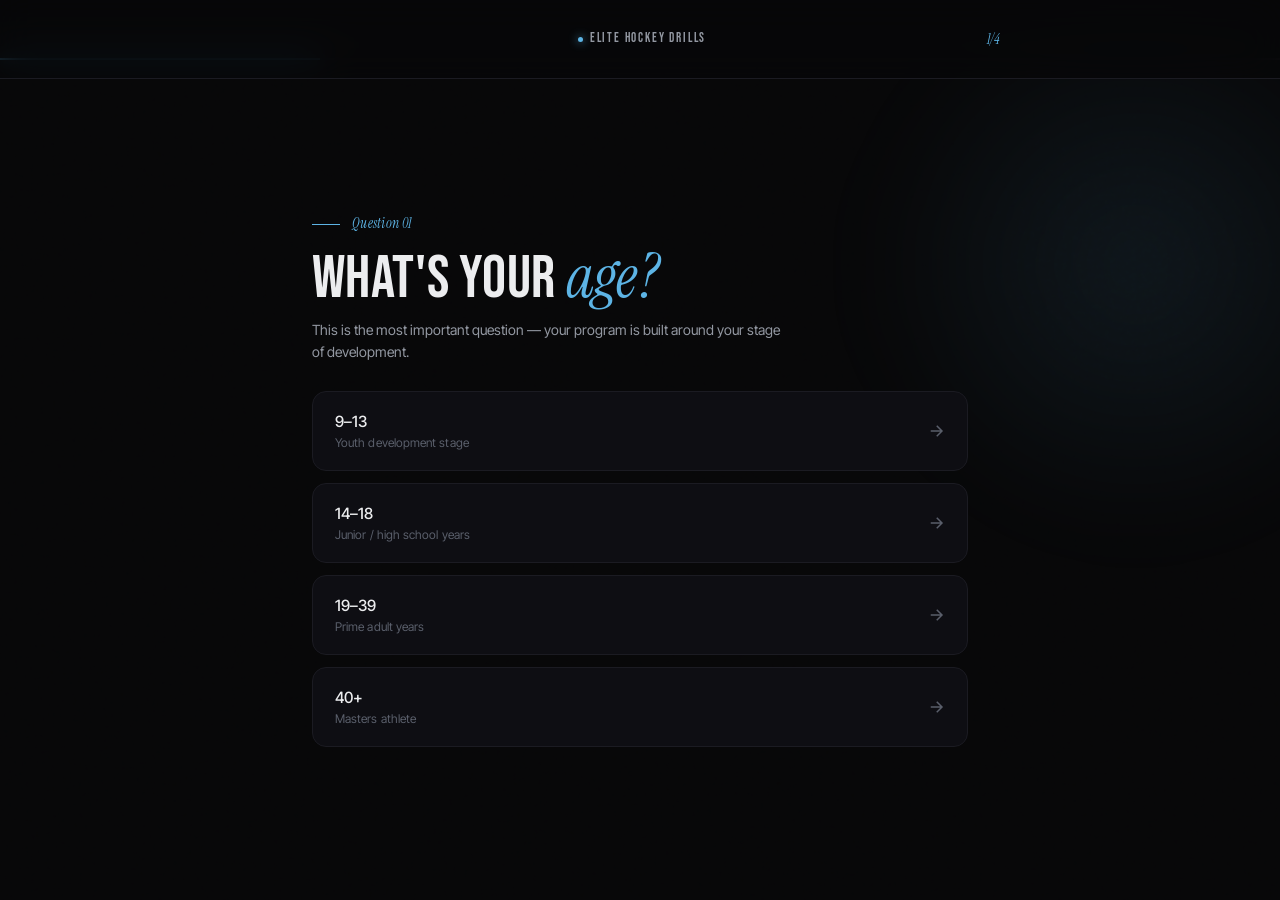
<file: survey.html>
<!DOCTYPE html>
<html lang="en">
<head>
  <!-- Google tag (gtag.js) -->
  <script async src="https://www.googletagmanager.com/gtag/js?id=G-JH623WRMN8"></script>
  <script>
    window.dataLayer = window.dataLayer || [];
    function gtag(){dataLayer.push(arguments);}
    gtag('js', new Date());
    gtag('config', 'G-JH623WRMN8');
  </script>
<meta charset="UTF-8" />
<meta name="viewport" content="width=device-width, initial-scale=1.0, viewport-fit=cover" />
<meta name="theme-color" content="#070708" />
<title>Build Your Free 5-Day Program — Elite Hockey Drills</title>
<meta name="description" content="Answer a few quick questions and get a 5-day off-ice training program built for you. Free." />
<meta name="robots" content="noindex,nofollow" />

<link rel="preconnect" href="https://fonts.googleapis.com" />
<link rel="preconnect" href="https://fonts.gstatic.com" crossorigin />
<link href="https://fonts.googleapis.com/css2?family=Bebas+Neue&family=Instrument+Serif:ital@0;1&family=Inter+Tight:wght@300;400;500;600;700&display=swap" rel="stylesheet" />

<style>
:root{
  --bg:#070708;--bg-2:#0C0C10;--bg-3:#131318;
  --line:#1B1B22;--line-2:#25252E;
  --ink:#ECEDEF;--ink-2:#9398A2;--ink-3:#5A5F6B;
  --ice:#5DB4E5;--ice-soft:#5DB4E518;--ice-line:#5DB4E535;
  --warm:#E8B777;--card:#0E0E13;--card-2:#14141B;--green:#4FB371;--red:#E5675D;
  --sat:env(safe-area-inset-top);--sab:env(safe-area-inset-bottom);
}
*,*::before,*::after{box-sizing:border-box;margin:0;padding:0;}
html{scroll-behavior:smooth;-webkit-text-size-adjust:100%;height:100%;}
body{
  font-family:'Inter Tight',-apple-system,BlinkMacSystemFont,system-ui,sans-serif;
  background:var(--bg);color:var(--ink);line-height:1.5;overflow-x:hidden;
  -webkit-font-smoothing:antialiased;-moz-osx-font-smoothing:grayscale;
  min-height:100vh;min-height:100dvh;
}
img,svg{max-width:100%;display:block;}
a{color:inherit;text-decoration:none;}
button{font-family:inherit;cursor:pointer;border:none;background:none;color:inherit;}
input{font-family:inherit;}

body::after{
  content:'';position:fixed;inset:0;
  background-image:url("data:image/svg+xml,%3Csvg viewBox='0 0 200 200' xmlns='http://www.w3.org/2000/svg'%3E%3Cfilter id='n'%3E%3CfeTurbulence type='fractalNoise' baseFrequency='0.85' numOctaves='3' stitchTiles='stitch'/%3E%3C/filter%3E%3Crect width='100%25' height='100%25' filter='url(%23n)' opacity='0.45'/%3E%3C/svg%3E");
  pointer-events:none;z-index:1;mix-blend-mode:overlay;opacity:.35;
}
.bg-glow{
  position:fixed;top:-15%;right:-20%;
  width:80vw;height:80vw;max-width:800px;max-height:800px;
  background:radial-gradient(closest-side,var(--ice-soft) 0%,transparent 70%);
  pointer-events:none;filter:blur(40px);z-index:0;
}
.display{font-family:'Bebas Neue',sans-serif;letter-spacing:.01em;line-height:.92;font-weight:400;}
.serif{font-family:'Instrument Serif',serif;font-style:italic;font-weight:400;letter-spacing:-.01em;}

.topbar{
  position:fixed;top:0;left:0;right:0;z-index:50;
  padding:calc(14px + var(--sat)) 20px 14px;
  background:rgba(7,7,8,.78);
  backdrop-filter:blur(18px) saturate(150%);
  -webkit-backdrop-filter:blur(18px) saturate(150%);
  border-bottom:1px solid var(--line);
}
.topbar-inner{
  max-width:720px;margin:0 auto;
  display:grid;grid-template-columns:auto 1fr auto;align-items:center;gap:14px;
}
.back-btn{
  display:inline-flex;align-items:center;justify-content:center;
  width:42px;height:42px;border-radius:100px;
  border:1px solid var(--line-2);color:var(--ink-2);
  font-size:18px;transition:all .2s;
}
.back-btn:hover{border-color:var(--ice);color:var(--ice);}
.back-btn.hidden{opacity:0;pointer-events:none;}
.brand-mark{
  font-family:'Bebas Neue',sans-serif;
  font-size:13px;letter-spacing:.14em;
  display:flex;align-items:center;justify-content:center;gap:7px;color:var(--ink-2);
}
.brand-mark .dot{
  width:5px;height:5px;background:var(--ice);border-radius:50%;
  box-shadow:0 0 10px var(--ice);animation:dotPulse 2.4s ease-in-out infinite;
}
@keyframes dotPulse{0%,100%{opacity:1;}50%{opacity:.45;}}
.step-counter{
  font-family:'Instrument Serif',serif;font-style:italic;
  font-size:14px;color:var(--ice);min-width:38px;text-align:right;
}
.progress-track{
  position:fixed;top:calc(58px + var(--sat));left:0;right:0;z-index:49;
  height:2px;background:var(--line);
}
.progress-fill{
  height:100%;width:0%;background:var(--ice);
  box-shadow:0 0 12px var(--ice);
  transition:width .5s cubic-bezier(.4,0,.2,1);
}
.stage{
  position:relative;z-index:2;
  min-height:100vh;min-height:100dvh;
  padding:calc(90px + var(--sat)) 20px calc(40px + var(--sab));
  display:flex;flex-direction:column;justify-content:center;
  max-width:720px;margin:0 auto;
}
.screen{display:none;}
.screen.active{display:flex;flex-direction:column;}
.screen.slide-in-right{animation:slideInRight .45s cubic-bezier(.22,.61,.36,1) both;}
.screen.slide-in-left{animation:slideInLeft .45s cubic-bezier(.22,.61,.36,1) both;}
@keyframes slideInRight{from{opacity:0;transform:translateX(28px);}to{opacity:1;transform:translateX(0);}}
@keyframes slideInLeft{from{opacity:0;transform:translateX(-28px);}to{opacity:1;transform:translateX(0);}}

.q-eyebrow{
  font-family:'Instrument Serif',serif;font-style:italic;
  font-size:14px;color:var(--ice);letter-spacing:.02em;margin-bottom:14px;
}
.q-eyebrow::before{
  content:'';display:inline-block;width:28px;height:1px;
  background:var(--ice);vertical-align:middle;margin-right:12px;
}
.q-title{
  font-family:'Bebas Neue',sans-serif;
  font-size:clamp(34px,8vw,52px);
  line-height:.98;letter-spacing:.005em;margin-bottom:10px;
}
.q-title em{font-family:'Instrument Serif',serif;font-style:italic;font-weight:400;color:var(--ice);}
.q-sub{color:var(--ink-2);font-size:14px;line-height:1.6;margin-bottom:28px;max-width:480px;}

.options{display:flex;flex-direction:column;gap:10px;}
.option{
  display:flex;align-items:center;justify-content:space-between;gap:14px;
  width:100%;padding:18px 20px;min-height:60px;
  background:var(--card);border:1px solid var(--line);
  border-radius:14px;
  font-size:15px;font-weight:500;letter-spacing:.005em;color:var(--ink);
  text-align:left;
  transition:transform .15s, border-color .2s, background .2s, color .2s;
}
.option:hover{border-color:var(--line-2);background:var(--card-2);}
.option:active{transform:scale(.985);}
.option .opt-arrow{
  width:18px;height:18px;flex-shrink:0;color:var(--ink-3);
  transition:transform .2s, color .2s;
}
.option:hover .opt-arrow{color:var(--ice);transform:translateX(3px);}
.option.selected{border-color:var(--ice);background:var(--ice-soft);color:var(--ink);}
.option.selected .opt-arrow{display:none;}
.option .check{
  display:none;
  width:22px;height:22px;flex-shrink:0;
  border-radius:50%;background:var(--ice);
  align-items:center;justify-content:center;
}
.option.selected .check{display:flex;}
.option .check svg{width:12px;height:12px;color:#001626;}
.option-sub{display:block;font-size:12px;color:var(--ink-3);margin-top:4px;font-weight:400;}
.option.selected .option-sub{color:var(--ink-2);}

.email-screen .q-title{font-size:clamp(38px,9vw,64px);}
.email-screen .q-sub{font-size:15px;max-width:520px;line-height:1.65;margin-bottom:32px;}
.email-screen .q-sub strong{color:var(--ink);font-weight:500;}
.email-form{display:flex;flex-direction:column;gap:12px;max-width:480px;}
.email-input{
  width:100%;background:rgba(255,255,255,.04);
  border:1px solid var(--line-2);border-radius:100px;
  padding:18px 22px;min-height:54px;color:var(--ink);font-size:15px;
  outline:none;transition:border-color .2s, background .2s;
}
.email-input:focus{border-color:var(--ice);background:rgba(255,255,255,.06);}
.email-input::placeholder{color:var(--ink-3);}
.submit-btn{
  display:inline-flex;align-items:center;justify-content:center;gap:10px;
  width:100%;padding:18px 24px;min-height:54px;
  font-size:14px;font-weight:600;letter-spacing:.02em;
  border-radius:100px;background:var(--ink);color:var(--bg);
  transition:all .25s cubic-bezier(.4,0,.2,1);
}
.submit-btn:hover:not(:disabled){background:var(--ice);transform:translateY(-2px);box-shadow:0 16px 32px -8px var(--ice-line);}
.submit-btn:disabled{opacity:.7;cursor:not-allowed;}
.submit-btn svg{width:14px;height:14px;transition:transform .25s;}
.submit-btn:hover:not(:disabled) svg{transform:translateX(3px);}
.submit-btn.loading svg{display:none;}
.submit-btn .spinner{
  display:none;width:16px;height:16px;
  border:2px solid rgba(7,7,8,.25);border-top-color:var(--bg);
  border-radius:50%;animation:spin .7s linear infinite;
}
.submit-btn.loading .spinner{display:block;}
@keyframes spin{to{transform:rotate(360deg);}}
.email-note{font-size:12px;color:var(--ink-3);margin-top:6px;line-height:1.5;}
.error-msg{
  display:none;font-size:13px;color:var(--red);margin-top:8px;line-height:1.5;
  padding:10px 14px;background:rgba(229,103,93,.08);border:1px solid rgba(229,103,93,.25);
  border-radius:10px;
}
.error-msg.show{display:block;}

.summary-pills{display:flex;flex-wrap:wrap;gap:8px;margin-bottom:24px;}
.summary-pill{
  font-size:11px;font-weight:600;letter-spacing:.08em;text-transform:uppercase;
  padding:6px 11px;border-radius:100px;
  background:var(--card);border:1px solid var(--line-2);color:var(--ink-2);
}

.success-screen{text-align:center;align-items:center;justify-content:center;padding:20px 0;}
.success-icon{
  width:84px;height:84px;border-radius:50%;
  background:var(--ice-soft);border:1px solid var(--ice-line);
  display:flex;align-items:center;justify-content:center;
  margin:0 auto 32px;position:relative;
  animation:pop .6s cubic-bezier(.22,.61,.36,1) both;
}
.success-icon::after{
  content:'';position:absolute;inset:-12px;
  border-radius:50%;border:1px solid var(--ice-line);opacity:0;
  animation:ripple 1.6s ease-out .3s infinite;
}
@keyframes pop{0%{transform:scale(.4);opacity:0;}60%{transform:scale(1.08);}100%{transform:scale(1);opacity:1;}}
@keyframes ripple{0%{transform:scale(.9);opacity:.8;}100%{transform:scale(1.4);opacity:0;}}
.success-icon svg{width:36px;height:36px;color:var(--ice);}
.success-title{
  font-family:'Bebas Neue',sans-serif;
  font-size:clamp(38px,9vw,60px);line-height:.98;margin-bottom:16px;
}
.success-title em{font-family:'Instrument Serif',serif;font-style:italic;color:var(--ice);font-weight:400;}
.success-sub{color:var(--ink-2);font-size:15px;line-height:1.65;margin-bottom:36px;max-width:440px;}
.success-sub strong{color:var(--ink);font-weight:500;}
.success-ig{
  display:inline-flex;align-items:center;gap:10px;
  padding:14px 22px;min-height:50px;
  border-radius:100px;border:1px solid var(--ice-line);
  background:var(--ice-soft);color:var(--ice);
  font-size:13px;font-weight:600;letter-spacing:.04em;transition:all .25s;
}
.success-ig:hover{background:var(--ice);color:#001626;}
.success-ig svg{width:18px;height:18px;}
.success-footnote{font-size:12px;color:var(--ink-3);margin-top:32px;}

body.success-mode .topbar,body.success-mode .progress-track{display:none;}
body.success-mode .stage{padding-top:calc(60px + var(--sat));}

@media(min-width:780px){
  .topbar{padding:18px 32px;}
  .stage{padding:120px 32px 60px;}
  .q-title{font-size:clamp(40px,5vw,60px);}
  .options{gap:12px;}
  .option{padding:20px 22px;font-size:15.5px;}
}
</style>
</head>

<body>
<div class="bg-glow"></div>

<header class="topbar" id="topbar">
  <div class="topbar-inner">
    <button class="back-btn hidden" id="backBtn" aria-label="Go back">
      <svg width="14" height="14" viewBox="0 0 24 24" fill="none" stroke="currentColor" stroke-width="2.5"><path d="M19 12H5M12 19l-7-7 7-7"/></svg>
    </button>
    <a class="brand-mark" href="/"><span class="dot"></span>ELITE HOCKEY DRILLS</a>
    <div class="step-counter" id="stepCounter">1/4</div>
  </div>
</header>

<div class="progress-track"><div class="progress-fill" id="progressBar"></div></div>

<main class="stage" id="stage">

  <!-- Q1: AGE -->
  <section class="screen active slide-in-right" data-screen="1">
    <div class="q-eyebrow">Question 01</div>
    <h2 class="q-title display">What's your <em>age?</em></h2>
    <p class="q-sub">This is the most important question — your program is built around your stage of development.</p>
    <div class="options">
      <button class="option" data-value="9_13" data-label="9–13">
        <span>9–13<span class="option-sub">Youth development stage</span></span>
        <svg class="opt-arrow" viewBox="0 0 24 24" fill="none" stroke="currentColor" stroke-width="2"><path d="M5 12h14M13 5l7 7-7 7"/></svg>
        <span class="check"><svg viewBox="0 0 24 24" fill="none" stroke="currentColor" stroke-width="3.5"><polyline points="20 6 9 17 4 12"/></svg></span>
      </button>
      <button class="option" data-value="14_18" data-label="14–18">
        <span>14–18<span class="option-sub">Junior / high school years</span></span>
        <svg class="opt-arrow" viewBox="0 0 24 24" fill="none" stroke="currentColor" stroke-width="2"><path d="M5 12h14M13 5l7 7-7 7"/></svg>
        <span class="check"><svg viewBox="0 0 24 24" fill="none" stroke="currentColor" stroke-width="3.5"><polyline points="20 6 9 17 4 12"/></svg></span>
      </button>
      <button class="option" data-value="19_39" data-label="19–39">
        <span>19–39<span class="option-sub">Prime adult years</span></span>
        <svg class="opt-arrow" viewBox="0 0 24 24" fill="none" stroke="currentColor" stroke-width="2"><path d="M5 12h14M13 5l7 7-7 7"/></svg>
        <span class="check"><svg viewBox="0 0 24 24" fill="none" stroke="currentColor" stroke-width="3.5"><polyline points="20 6 9 17 4 12"/></svg></span>
      </button>
      <button class="option" data-value="40plus" data-label="40+">
        <span>40+<span class="option-sub">Masters athlete</span></span>
        <svg class="opt-arrow" viewBox="0 0 24 24" fill="none" stroke="currentColor" stroke-width="2"><path d="M5 12h14M13 5l7 7-7 7"/></svg>
        <span class="check"><svg viewBox="0 0 24 24" fill="none" stroke="currentColor" stroke-width="3.5"><polyline points="20 6 9 17 4 12"/></svg></span>
      </button>
    </div>
  </section>

  <!-- Q2: POSITION -->
  <section class="screen" data-screen="2">
    <div class="q-eyebrow">Question 02</div>
    <h2 class="q-title display">What <em>position</em> do you play?</h2>
    <p class="q-sub">Goalies and skaters need different off-ice work — we'll personalize accordingly.</p>
    <div class="options">
      <button class="option" data-value="forward" data-label="Forward">
        <span>Forward</span>
        <svg class="opt-arrow" viewBox="0 0 24 24" fill="none" stroke="currentColor" stroke-width="2"><path d="M5 12h14M13 5l7 7-7 7"/></svg>
        <span class="check"><svg viewBox="0 0 24 24" fill="none" stroke="currentColor" stroke-width="3.5"><polyline points="20 6 9 17 4 12"/></svg></span>
      </button>
      <button class="option" data-value="defense" data-label="Defense">
        <span>Defense</span>
        <svg class="opt-arrow" viewBox="0 0 24 24" fill="none" stroke="currentColor" stroke-width="2"><path d="M5 12h14M13 5l7 7-7 7"/></svg>
        <span class="check"><svg viewBox="0 0 24 24" fill="none" stroke="currentColor" stroke-width="3.5"><polyline points="20 6 9 17 4 12"/></svg></span>
      </button>
      <button class="option" data-value="goalie" data-label="Goalie">
        <span>Goalie</span>
        <svg class="opt-arrow" viewBox="0 0 24 24" fill="none" stroke="currentColor" stroke-width="2"><path d="M5 12h14M13 5l7 7-7 7"/></svg>
        <span class="check"><svg viewBox="0 0 24 24" fill="none" stroke="currentColor" stroke-width="3.5"><polyline points="20 6 9 17 4 12"/></svg></span>
      </button>
    </div>
  </section>

  <!-- Q3: LEVEL -->
  <section class="screen" data-screen="3">
    <div class="q-eyebrow">Question 03</div>
    <h2 class="q-title display">What's your <em>playing level?</em></h2>
    <p class="q-sub">Honest answers get better programs. There's no wrong choice.</p>
    <div class="options">
      <button class="option" data-value="rec" data-label="Beginner / Recreational">
        <span>Beginner / Recreational<span class="option-sub">New to hockey, beer league, pickup, social</span></span>
        <svg class="opt-arrow" viewBox="0 0 24 24" fill="none" stroke="currentColor" stroke-width="2"><path d="M5 12h14M13 5l7 7-7 7"/></svg>
        <span class="check"><svg viewBox="0 0 24 24" fill="none" stroke="currentColor" stroke-width="3.5"><polyline points="20 6 9 17 4 12"/></svg></span>
      </button>
      <button class="option" data-value="competitive" data-label="Competitive / Elite">
        <span>Competitive / Elite<span class="option-sub">Travel, AA/AAA, junior, college, pro</span></span>
        <svg class="opt-arrow" viewBox="0 0 24 24" fill="none" stroke="currentColor" stroke-width="2"><path d="M5 12h14M13 5l7 7-7 7"/></svg>
        <span class="check"><svg viewBox="0 0 24 24" fill="none" stroke="currentColor" stroke-width="3.5"><polyline points="20 6 9 17 4 12"/></svg></span>
      </button>
    </div>
  </section>

  <!-- Q4: GOAL -->
  <section class="screen" data-screen="4">
    <div class="q-eyebrow">Last question</div>
    <h2 class="q-title display">Your #1 <em>training goal?</em></h2>
    <p class="q-sub">Pick the one that matters most. We'll bias the program toward it.</p>
    <div class="options">
      <button class="option" data-value="power" data-label="Build explosive power &amp; speed" data-short="explosive power &amp; speed">
        <span>Build explosive power &amp; speed</span>
        <svg class="opt-arrow" viewBox="0 0 24 24" fill="none" stroke="currentColor" stroke-width="2"><path d="M5 12h14M13 5l7 7-7 7"/></svg>
        <span class="check"><svg viewBox="0 0 24 24" fill="none" stroke="currentColor" stroke-width="3.5"><polyline points="20 6 9 17 4 12"/></svg></span>
      </button>
      <button class="option" data-value="strength" data-label="Get stronger overall" data-short="overall strength">
        <span>Get stronger overall</span>
        <svg class="opt-arrow" viewBox="0 0 24 24" fill="none" stroke="currentColor" stroke-width="2"><path d="M5 12h14M13 5l7 7-7 7"/></svg>
        <span class="check"><svg viewBox="0 0 24 24" fill="none" stroke="currentColor" stroke-width="3.5"><polyline points="20 6 9 17 4 12"/></svg></span>
      </button>
      <button class="option" data-value="conditioning" data-label="Improve conditioning &amp; endurance" data-short="conditioning &amp; endurance">
        <span>Improve conditioning &amp; endurance</span>
        <svg class="opt-arrow" viewBox="0 0 24 24" fill="none" stroke="currentColor" stroke-width="2"><path d="M5 12h14M13 5l7 7-7 7"/></svg>
        <span class="check"><svg viewBox="0 0 24 24" fill="none" stroke="currentColor" stroke-width="3.5"><polyline points="20 6 9 17 4 12"/></svg></span>
      </button>
      <button class="option" data-value="injury" data-label="Recover from / prevent injury" data-short="injury prevention &amp; recovery">
        <span>Recover from / prevent injury</span>
        <svg class="opt-arrow" viewBox="0 0 24 24" fill="none" stroke="currentColor" stroke-width="2"><path d="M5 12h14M13 5l7 7-7 7"/></svg>
        <span class="check"><svg viewBox="0 0 24 24" fill="none" stroke="currentColor" stroke-width="3.5"><polyline points="20 6 9 17 4 12"/></svg></span>
      </button>
      <button class="option" data-value="offseason" data-label="Off-season development" data-short="off-season development">
        <span>Off-season development</span>
        <svg class="opt-arrow" viewBox="0 0 24 24" fill="none" stroke="currentColor" stroke-width="2"><path d="M5 12h14M13 5l7 7-7 7"/></svg>
        <span class="check"><svg viewBox="0 0 24 24" fill="none" stroke="currentColor" stroke-width="3.5"><polyline points="20 6 9 17 4 12"/></svg></span>
      </button>
    </div>
  </section>

  <!-- EMAIL -->
  <section class="screen email-screen" data-screen="email">
    <div class="q-eyebrow" style="color:var(--warm);">Final Step</div>
    <h2 class="q-title display">Your <em>personalized</em><br>program is ready.</h2>
    <div class="summary-pills" id="summaryPills"></div>
    <p class="q-sub" id="emailSubhead">
      Enter your email to receive your custom 5-day off-ice program — built specifically for you.
    </p>
    <form class="email-form" id="emailForm" novalidate>
      <input type="email" required placeholder="your@email.com" class="email-input" id="emailInput" autocomplete="email" inputmode="email" />
      <button type="submit" class="submit-btn" id="submitBtn">
        <span class="btn-label">Send My Program</span>
        <svg viewBox="0 0 24 24" fill="none" stroke="currentColor" stroke-width="2.5"><path d="M5 12h14M13 5l7 7-7 7"/></svg>
        <span class="spinner"></span>
      </button>
      <div class="error-msg" id="errorMsg"></div>
      <p class="email-note">No spam. Unsubscribe anytime. By submitting, you agree to receive training emails from Elite Hockey Drills.</p>
    </form>
  </section>

  <!-- SUCCESS -->
  <section class="screen success-screen" data-screen="success">
    <div class="success-icon">
      <svg viewBox="0 0 24 24" fill="none" stroke="currentColor" stroke-width="3" stroke-linecap="round" stroke-linejoin="round"><polyline points="20 6 9 17 4 12"/></svg>
    </div>
    <h2 class="success-title display">Check your <em>inbox</em><br>in 60 seconds.</h2>
    <p class="success-sub">
      Your custom 5-day off-ice program is on its way to <strong id="successEmail">your inbox</strong>. While you wait, follow along for daily hockey training content.
    </p>
    <a class="success-ig" href="https://instagram.com/elite_hockey_drills" target="_blank" rel="noopener">
      <svg viewBox="0 0 24 24" fill="none" stroke="currentColor" stroke-width="2"><rect x="2" y="2" width="20" height="20" rx="5"/><path d="M16 11.37A4 4 0 1 1 12.63 8 4 4 0 0 1 16 11.37zM17.5 6.5h.01"/></svg>
      Follow @elite_hockey_drills
    </a>
    <p class="success-footnote">Didn't see it? Check spam or promotions. Or email <a href="mailto:elitehockeydrills@gmail.com" style="color:var(--ice);">elitehockeydrills@gmail.com</a></p>
  </section>

</main>

<script>
/* ============================================================
   ⚠️ PASTE YOUR MAILERLITE API TOKEN BELOW
   ============================================================
   The token is the long string starting with "eyJ0..." that
   you saved in mailerlite-token.txt. Replace the placeholder
   text inside the quotes with your actual token.
   ============================================================ */
const MAILERLITE_API_TOKEN = 'eyJ0eXAiOiJKV1QiLCJhbGciOiJSUzI1NiJ9.[base64].[base64]';

/* ============================================================
   GROUP NAMES IN MAILERLITE (must match exactly)
   ============================================================ */
const GROUP_NAMES = {
  youth:   'youth-program',
  teen:    'teen-program',
  adult:   'adult-program',
  masters: 'masters-program'
};

/* ============================================================
   SURVEY STATE
   ============================================================ */
const answers = {
  age:null, ageLabel:null,
  position:null, positionLabel:null,
  level:null, levelLabel:null,
  goal:null, goalLabel:null, goalShort:null,
  email:null
};

let currentStep = 1;
let history = [1];

const screens = document.querySelectorAll('.screen');
const progressBar = document.getElementById('progressBar');
const stepCounter = document.getElementById('stepCounter');
const backBtn = document.getElementById('backBtn');

function getScreen(step){
  return document.querySelector(`.screen[data-screen="${step}"]`);
}

function getTotal(){
  return answers.age === '9_13' ? 3 : 4;
}

function stepToPosition(step){
  const isYouth = answers.age === '9_13';
  if(step === 1) return 1;
  if(step === 2) return 2;
  if(step === 3) return 3;
  if(step === 4) return isYouth ? 3 : 4;
  return 0;
}

function updateProgress(step){
  const total = getTotal();
  let pct = 0;
  if(typeof step === 'number'){
    const pos = stepToPosition(step);
    pct = (pos / total) * 100;
    stepCounter.textContent = `${pos}/${total}`;
    stepCounter.style.display = '';
  } else if(step === 'email'){
    pct = 100;
    stepCounter.textContent = '✓';
    stepCounter.style.display = '';
  } else {
    pct = 100;
    stepCounter.style.display = 'none';
  }
  progressBar.style.width = pct + '%';
}

function showScreen(step, direction){
  screens.forEach(s => s.classList.remove('active','slide-in-right','slide-in-left'));
  const target = getScreen(step);
  if(!target) return;
  target.classList.add('active');
  void target.offsetWidth;
  target.classList.add(direction === 'back' ? 'slide-in-left' : 'slide-in-right');

  if(step === 1 || step === 'success'){
    backBtn.classList.add('hidden');
  } else {
    backBtn.classList.remove('hidden');
  }
  updateProgress(step);

  if(step === 'success'){
    document.body.classList.add('success-mode');
  } else {
    document.body.classList.remove('success-mode');
  }
  if(step === 'email'){
    populateEmailScreen();
    setTimeout(()=>{
      const inp = document.getElementById('emailInput');
      if(inp) inp.focus({preventScroll:false});
    }, 480);
  }
  currentStep = step;
  window.scrollTo({top:0,behavior:'instant'});
}

function goNext(){
  let next;
  if(currentStep === 2 && answers.age === '9_13'){
    next = 4;
  } else if(currentStep < 4){
    next = currentStep + 1;
  } else if(currentStep === 4){
    next = 'email';
  } else return;
  history.push(next);
  showScreen(next, 'forward');
}

function goBack(){
  if(history.length <= 1) return;
  history.pop();
  showScreen(history[history.length - 1], 'back');
}

backBtn.addEventListener('click', goBack);

function bindSingleSelect(screenEl, key){
  const opts = screenEl.querySelectorAll('.option');
  opts.forEach(btn => {
    btn.addEventListener('click', () => {
      opts.forEach(o => o.classList.remove('selected'));
      btn.classList.add('selected');
      answers[key] = btn.dataset.value;
      answers[key + 'Label'] = btn.dataset.label;
      if(btn.dataset.short) answers[key + 'Short'] = btn.dataset.short;
      updateProgress(currentStep);
      setTimeout(goNext, 400);
    });
  });
}

bindSingleSelect(getScreen(1), 'age');
bindSingleSelect(getScreen(2), 'position');
bindSingleSelect(getScreen(3), 'level');
bindSingleSelect(getScreen(4), 'goal');

/* ============================================================
   ROUTING — age determines which MailerLite group to add to
   ============================================================ */
function pickGroupName(a){
  if(a.age === '9_13')   return GROUP_NAMES.youth;
  if(a.age === '14_18')  return GROUP_NAMES.teen;
  if(a.age === '19_39')  return GROUP_NAMES.adult;
  if(a.age === '40plus') return GROUP_NAMES.masters;
  return GROUP_NAMES.adult;
}

function populateEmailScreen(){
  const pillsEl = document.getElementById('summaryPills');
  const pills = [
    answers.ageLabel,
    answers.positionLabel,
    answers.levelLabel,
    answers.goalShort || answers.goalLabel
  ].filter(Boolean);
  pillsEl.innerHTML = pills.map(p => `<span class="summary-pill">${p}</span>`).join('');

  const sub = document.getElementById('emailSubhead');
  const posLabel = (answers.positionLabel || '').toLowerCase();
  const audienceWord = answers.position === 'goalie' ? 'goalies' : `${posLabel} players`;
  const audience = `${answers.ageLabel} ${audienceWord}`;
  const goalText = (answers.goalShort || answers.goalLabel || 'off-ice training').toLowerCase();
  sub.innerHTML = `Enter your email to receive your custom 5-day off-ice program — built specifically for <strong>${audience}</strong> focused on <strong>${goalText}</strong>.`;
}

/* ============================================================
   MAILERLITE API
   ============================================================
   1) Look up all groups by name (cached for the session)
   2) On submit, add subscriber + assign to the right group
   ============================================================ */
let GROUP_ID_CACHE = null;

async function fetchGroupIds(){
  if(GROUP_ID_CACHE) return GROUP_ID_CACHE;
  const res = await fetch('https://connect.mailerlite.com/api/groups?limit=100', {
    method:'GET',
    headers:{
      'Authorization': 'Bearer ' + MAILERLITE_API_TOKEN,
      'Content-Type':'application/json',
      'Accept':'application/json'
    }
  });
  if(!res.ok) throw new Error('Could not fetch groups (' + res.status + ')');
  const data = await res.json();
  const map = {};
  (data.data || []).forEach(g => { map[g.name] = g.id; });
  GROUP_ID_CACHE = map;
  return map;
}

async function addSubscriberToGroup(email, groupId, fields){
  const res = await fetch('https://connect.mailerlite.com/api/subscribers', {
    method:'POST',
    headers:{
      'Authorization': 'Bearer ' + MAILERLITE_API_TOKEN,
      'Content-Type':'application/json',
      'Accept':'application/json'
    },
    body: JSON.stringify({
      email: email,
      groups: [groupId],
      fields: fields,
      status: 'active'
    })
  });
  if(!res.ok){
    const txt = await res.text();
    throw new Error('Subscribe failed (' + res.status + '): ' + txt);
  }
  return res.json();
}

/* ============================================================
   SUBMIT
   ============================================================ */
const emailForm = document.getElementById('emailForm');
const submitBtn = document.getElementById('submitBtn');
const errorMsg = document.getElementById('errorMsg');

function showError(msg){
  errorMsg.textContent = msg;
  errorMsg.classList.add('show');
}
function clearError(){
  errorMsg.classList.remove('show');
  errorMsg.textContent = '';
}

emailForm.addEventListener('submit', async (e) => {
  e.preventDefault();
  clearError();

  const email = document.getElementById('emailInput').value.trim();
  if(!email || !/^[^\s@]+@[^\s@]+\.[^\s@]+$/.test(email)){
    document.getElementById('emailInput').focus();
    showError('Please enter a valid email address.');
    return;
  }
  answers.email = email;

  const targetGroupName = pickGroupName(answers);

  // Optional fields stored on the subscriber for future segmentation.
  // MailerLite ignores fields that don't exist on the account, so this is safe.
  const fields = {
    age_bucket: answers.age || '',
    position:   answers.position || '',
    level:      answers.level || '',
    goal:       answers.goal || ''
  };

  // Log payload locally for debugging
  console.log('[EHD Survey] Submitting:', { email, targetGroupName, fields });

  submitBtn.classList.add('loading');
  submitBtn.disabled = true;

  try {
    if(MAILERLITE_API_TOKEN === 'PASTE_YOUR_MAILERLITE_TOKEN_HERE' || !MAILERLITE_API_TOKEN){
      throw new Error('MailerLite API token not configured.');
    }

    const groupMap = await fetchGroupIds();
    const groupId = groupMap[targetGroupName];
    if(!groupId){
      throw new Error('Group "' + targetGroupName + '" not found in MailerLite.');
    }

    await addSubscriberToGroup(email, groupId, fields);

    document.getElementById('successEmail').textContent = email;
    history.push('success');
    showScreen('success', 'forward');

  } catch(err){
    console.error('[EHD Survey] Error:', err);
    showError('Something went wrong sending your program. Please try again, or email elitehockeydrills@gmail.com.');
    submitBtn.classList.remove('loading');
    submitBtn.disabled = false;
  }
});

updateProgress(1);
</script>
</body>
</html>
</file>
